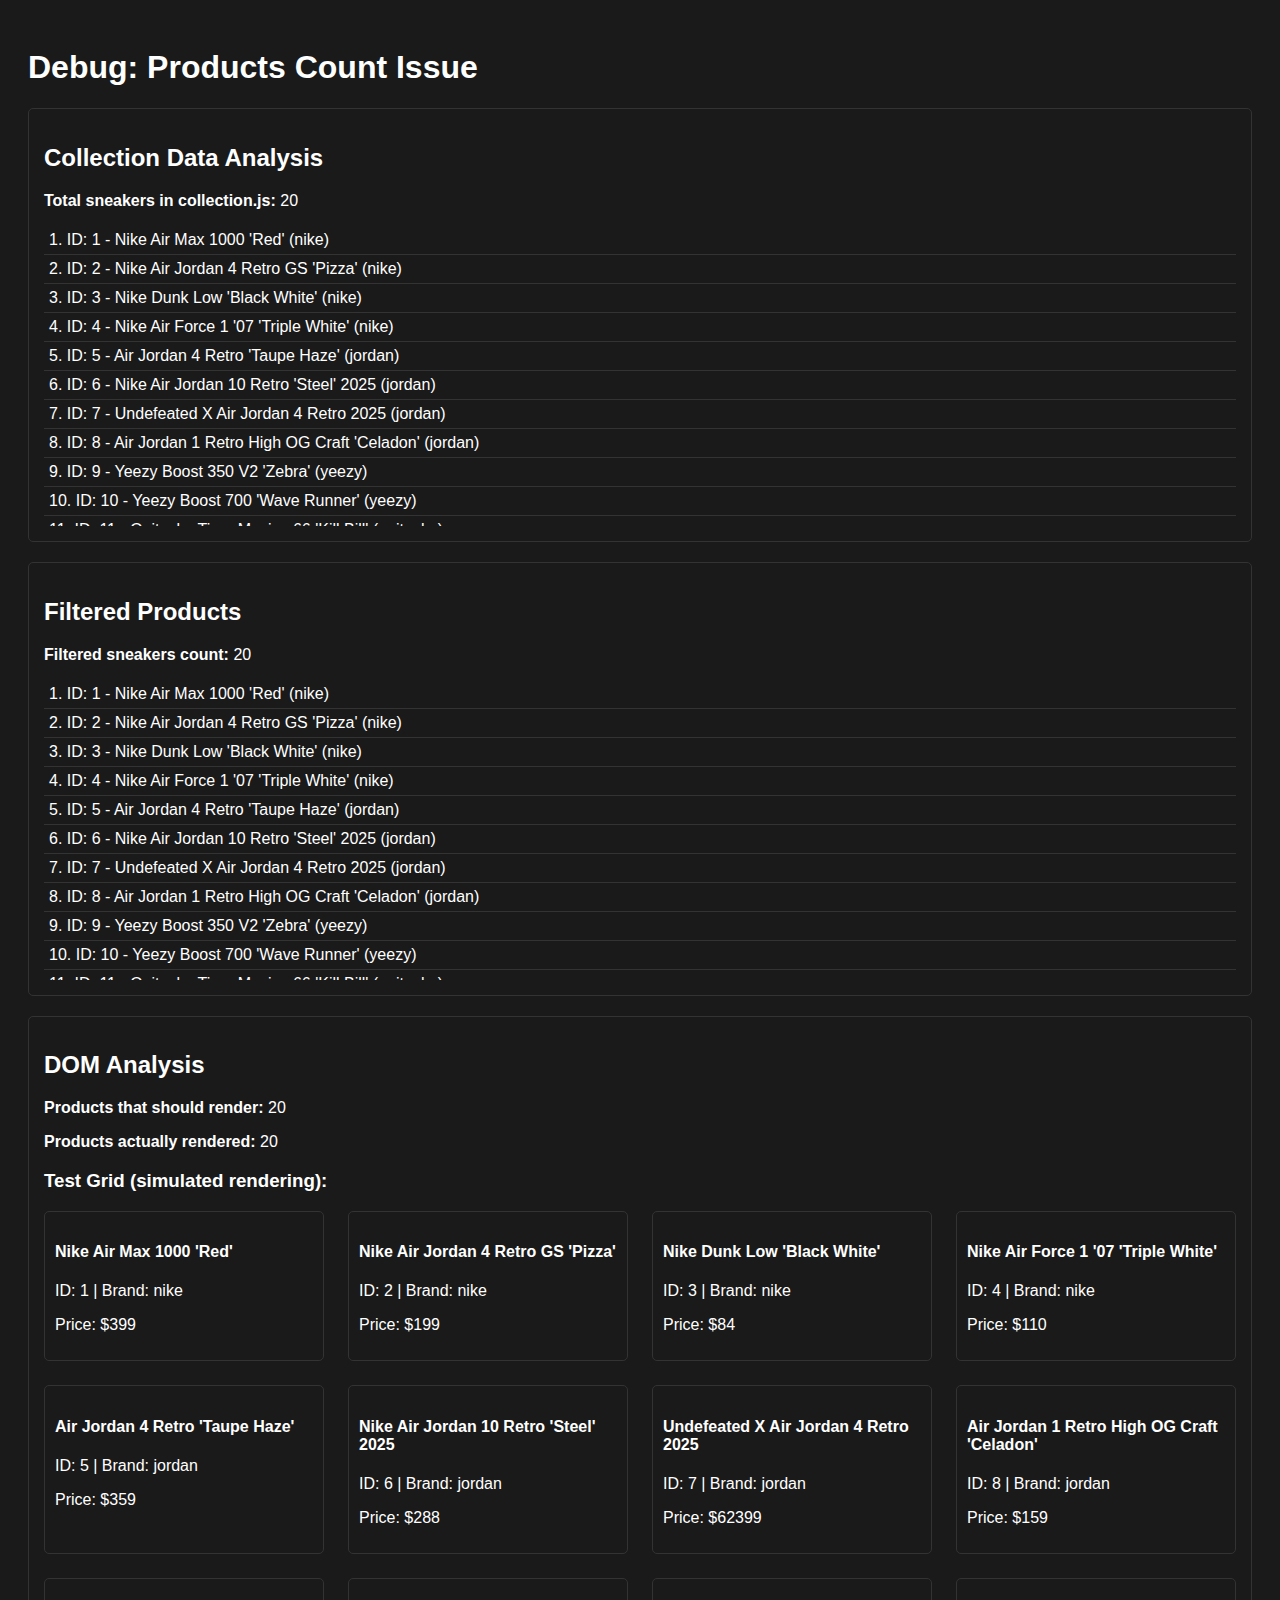
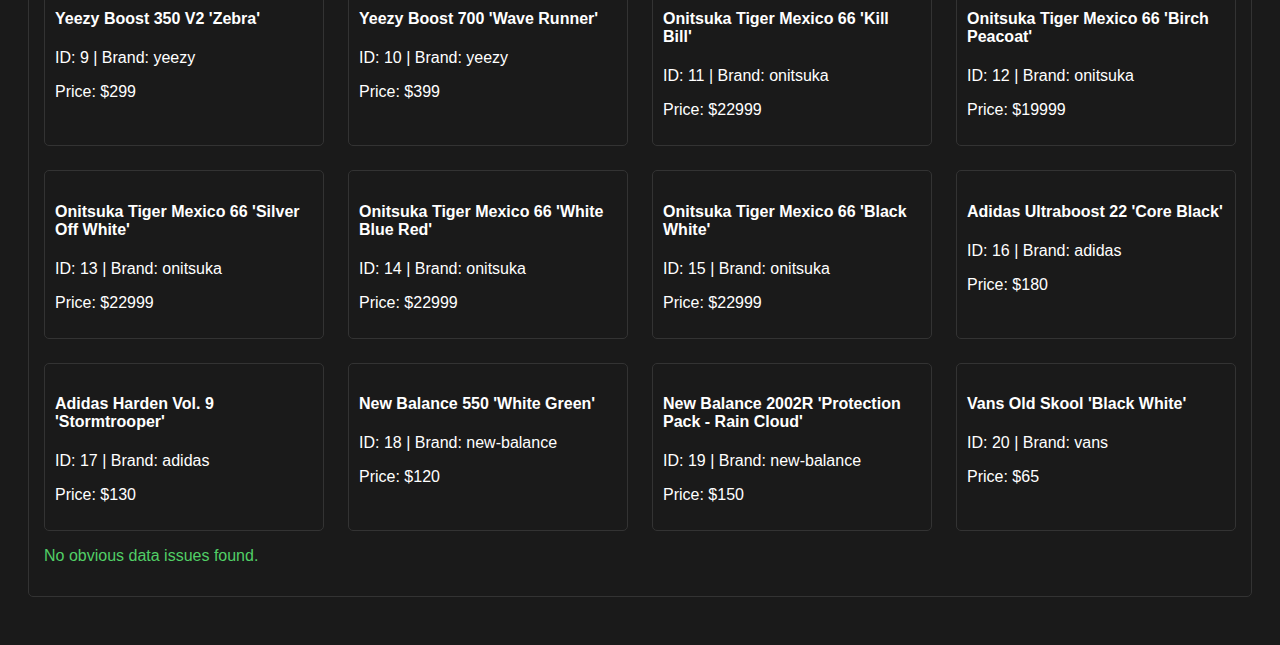
<file: debug-products.html>
<!DOCTYPE html>
<html lang="en">
<head>
    <meta charset="UTF-8">
    <meta name="viewport" content="width=device-width, initial-scale=1.0">
    <title>Debug Products Count</title>
    <style>
        body { font-family: Arial, sans-serif; padding: 20px; background: #1a1a1a; color: white; }
        .debug-section { margin: 20px 0; padding: 15px; border: 1px solid #333; border-radius: 5px; }
        .product-list { max-height: 300px; overflow-y: auto; }
        .product-item { padding: 5px; border-bottom: 1px solid #333; }
    </style>
</head>
<body>
    <h1>Debug: Products Count Issue</h1>
    
    <div class="debug-section">
        <h2>Collection Data Analysis</h2>
        <div id="collection-info"></div>
    </div>
    
    <div class="debug-section">
        <h2>Filtered Products</h2>
        <div id="filtered-info"></div>
    </div>
    
    <div class="debug-section">
        <h2>DOM Analysis</h2>
        <div id="dom-info"></div>
    </div>
    
    <script src="collection.js"></script>
    <script>
        document.addEventListener('DOMContentLoaded', function() {
            // Collection analysis
            const collectionInfo = document.getElementById('collection-info');
            const totalSneakers = products.sneakers.length;
            
            collectionInfo.innerHTML = `
                <p><strong>Total sneakers in collection.js:</strong> ${totalSneakers}</p>
                <div class="product-list">
                    ${products.sneakers.map((sneaker, index) => 
                        `<div class="product-item">${index + 1}. ID: ${sneaker.id} - ${sneaker.name} (${sneaker.brand})</div>`
                    ).join('')}
                </div>
            `;
            
            // Simulate filtering like on sneakers page
            const filteredInfo = document.getElementById('filtered-info');
            const sneakersOnly = products.sneakers.filter(p => p.category === 'sneakers');
            
            filteredInfo.innerHTML = `
                <p><strong>Filtered sneakers count:</strong> ${sneakersOnly.length}</p>
                <div class="product-list">
                    ${sneakersOnly.map((sneaker, index) => 
                        `<div class="product-item">${index + 1}. ID: ${sneaker.id} - ${sneaker.name} (${sneaker.brand})</div>`
                    ).join('')}
                </div>
            `;
            
            // DOM analysis - simulate what happens on sneakers page
            const domInfo = document.getElementById('dom-info');
            
            // Create a test grid to see rendering
            const testGrid = document.createElement('div');
            testGrid.style.display = 'grid';
            testGrid.style.gridTemplateColumns = 'repeat(auto-fill, minmax(280px, 1fr))';
            testGrid.style.gap = '1.5rem';
            
            // Simulate product card creation
            let renderedCount = 0;
            sneakersOnly.forEach(product => {
                const card = document.createElement('div');
                card.className = 'product-card';
                card.style.border = '1px solid #333';
                card.style.padding = '10px';
                card.style.borderRadius = '5px';
                card.innerHTML = `
                    <h4>${product.name}</h4>
                    <p>ID: ${product.id} | Brand: ${product.brand}</p>
                    <p>Price: $${product.price}</p>
                `;
                testGrid.appendChild(card);
                renderedCount++;
            });
            
            domInfo.innerHTML = `
                <p><strong>Products that should render:</strong> ${sneakersOnly.length}</p>
                <p><strong>Products actually rendered:</strong> ${renderedCount}</p>
                <h3>Test Grid (simulated rendering):</h3>
            `;
            domInfo.appendChild(testGrid);
            
            // Check for potential issues
            const issues = [];
            
            // Check for missing images
            const missingImages = sneakersOnly.filter(p => !p.image || p.image === '');
            if (missingImages.length > 0) {
                issues.push(`Missing images: ${missingImages.length} products`);
            }
            
            // Check for duplicate IDs
            const ids = sneakersOnly.map(p => p.id);
            const duplicateIds = ids.filter((id, index) => ids.indexOf(id) !== index);
            if (duplicateIds.length > 0) {
                issues.push(`Duplicate IDs found: ${duplicateIds.join(', ')}`);
            }
            
            // Check for invalid data
            const invalidProducts = sneakersOnly.filter(p => !p.name || !p.brand || !p.price);
            if (invalidProducts.length > 0) {
                issues.push(`Invalid product data: ${invalidProducts.length} products`);
            }
            
            if (issues.length > 0) {
                const issuesDiv = document.createElement('div');
                issuesDiv.innerHTML = `
                    <h3 style="color: #ff6b6b;">Potential Issues Found:</h3>
                    <ul>
                        ${issues.map(issue => `<li>${issue}</li>`).join('')}
                    </ul>
                `;
                domInfo.appendChild(issuesDiv);
            } else {
                const noIssuesDiv = document.createElement('div');
                noIssuesDiv.innerHTML = '<p style="color: #51cf66;">No obvious data issues found.</p>';
                domInfo.appendChild(noIssuesDiv);
            }
        });
    </script>
</body>
</html>
</file>
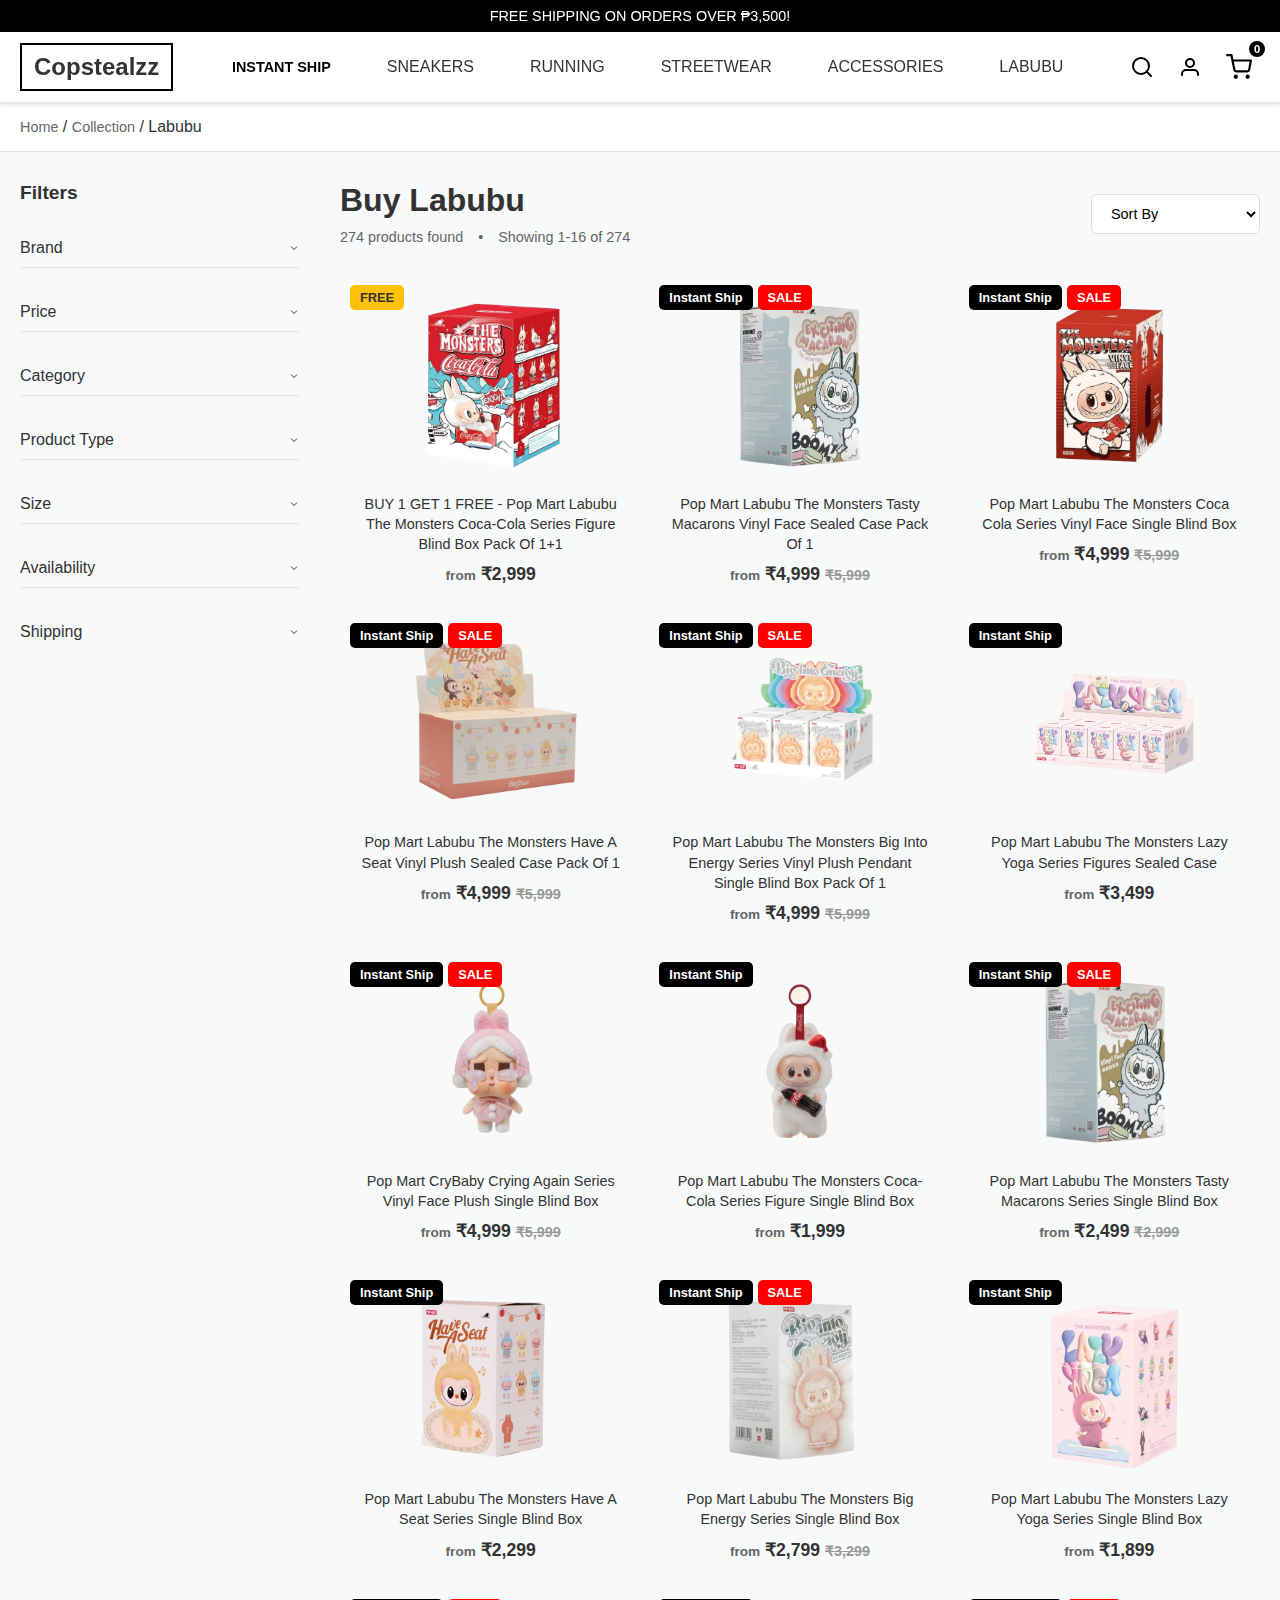
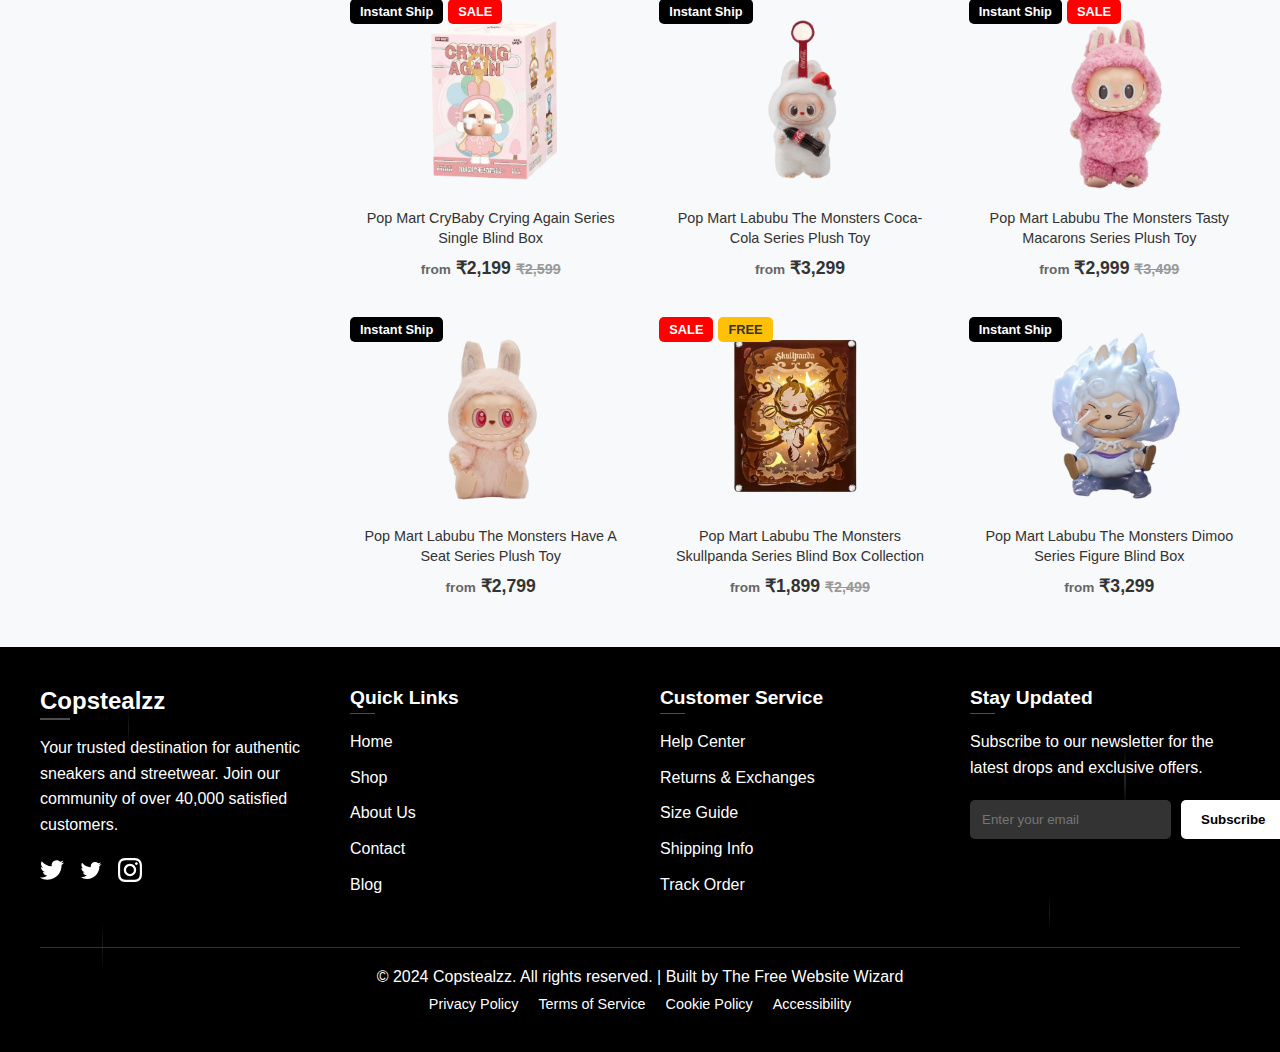
<file: labubu-collection.html>
<!DOCTYPE html>
<html lang="en">
<head>
    <meta charset="UTF-8">
    <meta name="viewport" content="width=device-width, initial-scale=1.0">
    <title>Buy Labubu - HYPE FLY India</title>
    <style>
        * {
            margin: 0;
            padding: 0;
            box-sizing: border-box;
        }
        
        body {
            font-family: -apple-system, BlinkMacSystemFont, 'Segoe UI', Roboto, sans-serif;
            background: #f8f9fa;
            color: #333;
        }
        
        /* Header Styles from index.html */
        .top-bar {
            background: black;
            color: white;
            text-align: center;
            padding: 8px 0;
            font-size: 0.9rem;
            font-weight: 500;
        }
        
        .main-header {
            background: white;
            border-bottom: 1px solid #e1e5e9;
            position: sticky;
            top: 0;
            z-index: 100;
            box-shadow: 0 2px 4px rgba(0,0,0,0.1);
        }
        
        .header-content {
            max-width: 1400px;
            margin: 0 auto;
            padding: 0 20px;
            display: flex;
            align-items: center;
            justify-content: space-between;
            height: 70px;
        }
        
        .logo-box {
            flex-shrink: 0;
            margin-right: auto;
        }
        
        .logo-main {
            font-size: 1.5rem;
            font-weight: bold;
            color: #333;
            text-decoration: none;
            border: 2px solid black;
            padding: 8px 12px;
            background: white;
            display: inline-block;
            transition: all 0.3s ease;
        }
        
        .logo-main:hover {
            background: #f8f9fa;
            transform: translateY(-1px);
        }
        
        .main-navbar {
            flex: 1;
            display: flex;
            justify-content: center;
            align-items: center;
        }
        
        .nav-list {
            display: flex;
            list-style: none;
            margin: 0;
            padding: 0;
            gap: 30px;
            align-items: center;
            justify-content: center;
        }
        
        .nav-list > li > a {
            text-decoration: none;
            color: #333;
            font-weight: 500;
            transition: all 0.3s ease;
            padding: 8px 12px;
            border-radius: 6px;
            position: relative;
            border: 1px solid transparent;
        }
        
        .nav-list > li > a:hover {
            color: #1976d2;
            background-color: #f8f9fa;
            border-color: #e1e5e9;
            transform: translateY(-1px);
        }
        
        .nav-list > li > a.nav-bold {
            font-weight: 700;
            color: #000;
            text-transform: uppercase;
            font-size: 0.9rem;
        }
        
        /* Hide HOME link on desktop */
        .nav-list > li:first-child {
            display: none;
        }
        
        .nav-list > li > a.nav-link {
            text-decoration: none;
            color: #333;
            font-weight: 500;
            transition: all 0.3s ease;
            padding: 8px 12px;
            border-radius: 6px;
            position: relative;
            border: 1px solid transparent;
        }
        
        .nav-list > li > a.nav-link:hover {
            color: #1976d2;
            background-color: #f8f9fa;
            border-color: #e1e5e9;
            transform: translateY(-1px);
        }
        
        .nav-list > li > a.nav-link.active {
            color: #1976d2;
            background-color: #e3f2fd;
            border-color: #1976d2;
            font-weight: 600;
        }
        
        .nav-list > li > a:after {
            content: '';
            position: absolute;
            bottom: 0;
            left: 50%;
            width: 0;
            height: 2px;
            background: #1976d2;
            transition: all 0.3s ease;
            transform: translateX(-50%);
        }
        
        .nav-list > li > a:hover:after,
        .nav-list > li > a.active:after {
            width: 100%;
        }
        
        .nav-link {
            text-decoration: none;
            color: #333;
            font-weight: 500;
            transition: all 0.3s ease;
            padding: 8px 12px;
            border-radius: 6px;
            position: relative;
            border: 1px solid transparent;
        }
        
        .nav-link:hover {
            color: #1976d2;
            background-color: #f8f9fa;
            border-color: #e1e5e9;
            transform: translateY(-1px);
        }
        
        .nav-link.active {
            color: #1976d2;
            background-color: #e3f2fd;
            border-color: #1976d2;
            font-weight: 600;
        }
        
        .nav-link:after {
            content: '';
            position: absolute;
            bottom: 0;
            left: 50%;
            width: 0;
            height: 2px;
            background: #1976d2;
            transition: all 0.3s ease;
            transform: translateX(-50%);
        }
        
        .nav-link:hover:after,
        .nav-link.active:after {
            width: 100%;
        }
        
        .icon-btn {
            background: none;
            border: none;
            cursor: pointer;
            padding: 8px;
            border-radius: 8px;
            transition: all 0.3s ease;
            display: flex;
            align-items: center;
            justify-content: center;
            min-width: 40px;
            min-height: 40px;
            color: #333;
        }
        
        .icon-btn:hover {
            background-color: #f3f4f6;
            transform: scale(1.05);
            box-shadow: 0 2px 4px rgba(0,0,0,0.1);
        }
        
        .header-icons {
            display: flex;
            align-items: center;
            gap: 8px;
            margin-left: auto;
            flex-shrink: 0;
        }
        
        .cart-btn {
            position: relative;
        }
        
        .cart-count {
            position: absolute;
            top: -5px;
            right: -5px;
            background: black;
            color: white;
            border-radius: 50%;
            width: 16px;
            height: 16px;
            display: flex;
            align-items: center;
            justify-content: center;
            font-size: 0.7rem;
            font-weight: bold;
        }
        
        /* Brands Dropdown Styles */
        .brands-dropdown {
            position: relative;
            display: inline-block;
        }
        
        .brands-dropdown-btn {
            display: flex;
            align-items: center;
            gap: 5px;
            background: none;
            border: none;
            cursor: pointer;
            padding: 0;
            font-family: inherit;
            font-size: inherit;
            color: inherit;
            text-decoration: none;
            font-weight: 500;
            transition: color 0.3s ease;
        }
        
        .brands-dropdown-btn:hover {
            color: #666;
        }
        
        .brands-arrow {
            transition: transform 0.3s ease;
        }
        
        .brands-dropdown.active .brands-arrow {
            transform: rotate(180deg);
        }
        
        .brands-dropdown-content {
            display: none;
            position: absolute;
            top: 100%;
            left: 0;
            background: white;
            border: 1px solid #e1e5e9;
            border-radius: 8px;
            box-shadow: 0 4px 20px rgba(0,0,0,0.15);
            min-width: 200px;
            z-index: 1000;
            padding: 8px 0;
            margin-top: 5px;
        }
        
        .brands-dropdown-content.show {
            display: block;
        }
        
        .brand-option {
            padding: 10px 15px;
            cursor: pointer;
            transition: background-color 0.3s ease;
            font-size: 0.9rem;
            color: #333;
            border: none;
            background: none;
            width: 100%;
            text-align: left;
        }
        
        .brand-option:hover {
            background-color: #f8f9fa;
        }
        
        .brand-option.selected {
            background-color: #e3f2fd;
            color: #1976d2;
        }
        
        /* Breadcrumb */
        .breadcrumb {
            background: white;
            border-bottom: 1px solid #e1e5e9;
            padding: 15px 0;
        }
        
        .breadcrumb-content {
            max-width: 1400px;
            margin: 0 auto;
            padding: 0 20px;
        }
        
        .breadcrumb a {
            color: #666;
            text-decoration: none;
            font-size: 0.9rem;
        }
        
        .breadcrumb a:hover {
            color: #333;
        }
        
        /* Main Content */
        .main-content {
            max-width: 1400px;
            margin: 0 auto;
            padding: 30px 20px;
            display: flex;
            gap: 40px;
        }
        
        /* Filters Sidebar */
        .filters-sidebar {
            width: 280px;
            flex-shrink: 0;
        }
        
        .filters-title {
            font-size: 1.2rem;
            font-weight: 600;
            margin-bottom: 25px;
            color: #333;
        }
        
        .filter-section {
            margin-bottom: 25px;
            border-bottom: 1px solid #e1e5e9;
            padding-bottom: 0hpx;
        }
        
        .filter-section:last-child {
            border-bottom: none;
        }
        
        .filter-header {
            display: flex;
            justify-content: space-between;
            align-items: center;
            cursor: pointer;
            padding: 10px 0;
            font-weight: 500;
            color: #333;
        }
        
        .filter-header:hover {
            color: #666;
        }
        
                 .filter-content {
             margin-top: 15px;
             display: none;
         }
         
         .filter-content.show {
             display: block;
         }
        
        .filter-option {
            display: flex;
            align-items: center;
            gap: 10px;
            margin-bottom: 10px;
            cursor: pointer;
        }
        
        .filter-option input[type="checkbox"] {
            width: 16px;
            height: 16px;
        }
        
        .filter-option label {
            font-size: 0.9rem;
            color: #666;
            cursor: pointer;
        }
        
        /* Product Grid */
        .products-section {
            flex: 1;
        }
        
        .products-header {
            display: flex;
            justify-content: space-between;
            align-items: center;
            margin-bottom: 30px;
        }
        
        .page-title {
            font-size: 2rem;
            font-weight: 700;
            color: #333;
        }
        
        .sort-dropdown {
            padding: 10px 15px;
            border: 1px solid #ddd;
            border-radius: 6px;
            background: white;
            font-size: 0.9rem;
            cursor: pointer;
        }
        
        .products-grid {
            display: grid;
            grid-template-columns: repeat(auto-fill, minmax(280px, 1fr));
            gap: 8px;
        }
        
        .product-card {
            background: transparent;
            border-radius: 10px;
            padding: 20px;
            text-align: center;
            position: relative;
            transition: all 0.3s ease;
            cursor: pointer;
        }
        
        .product-card:hover {
            transform: translateY(-10px);
            background: rgba(255,255,255,0.05);
        }
        
        .product-image {
            width: 180px;
            height: 180px;
            object-fit: contain;
            border-radius: 8px;
            margin-bottom: 15px;
            transition: transform 0.3s ease;
        }
        
        .product-card:hover .product-image {
            transform: scale(1.05);
        }
        
        .product-labels {
            position: absolute;
            top: 10px;
            left: 10px;
            display: flex;
            gap: 5px;
        }
        
        .label {
            padding: 5px 10px;
            border-radius: 5px;
            font-size: 0.8rem;
            font-weight: bold;
            transition: all 0.3s ease;
        }
        
        .label-instant {
            background: black;
            color: white;
        }
        
        .label-instant:hover {
            background: #333;
        }
        
        .label-sale {
            background: #ff0000;
            color: white;
        }
        
        .label-sale:hover {
            background: #cc0000;
        }
        
        .label-free {
            background: #ffc107;
            color: #333;
        }
        
        .product-info {
            /* Removed padding since it's now handled by the card itself */
        }
        
        .product-title {
            font-size: 0.9rem;
            font-weight: 500;
            margin-bottom: 10px;
            line-height: 1.4;
            transition: color 0.3s ease;
        }
        
        .product-card:hover .product-title {
            color: #666;
        }
        
        .product-price {
            font-size: 1.1rem;
            font-weight: bold;
            color: #333;
            transition: color 0.3s ease;
        }
        
        .product-card:hover .product-price {
            color: #000;
        }
        
        .current-price {
            font-weight: 600;
            color: #333;
        }
        
        .original-price {
            color: #999;
            text-decoration: line-through;
            font-size: 0.9rem;
        }
        
        .price-from {
            color: #666;
            font-size: 0.85rem;
        }

        /* Hamburger Menu Styles */
        .hamburger-menu {
            display: none;
            flex-direction: column;
            justify-content: space-around;
            width: 30px;
            height: 25px;
            background: transparent;
            border: none;
            cursor: pointer;
            padding: 0;
            z-index: 1001;
            position: relative;
            user-select: none;
            -webkit-user-select: none;
            -moz-user-select: none;
            -ms-user-select: none;
        }

        .hamburger-line {
            width: 100%;
            height: 3px;
            background-color: #333;
            transition: all 0.3s ease;
            border-radius: 2px;
        }

        .hamburger-menu.active .hamburger-line:nth-child(1) {
            transform: rotate(45deg) translate(5px, 5px);
        }

        .hamburger-menu.active .hamburger-line:nth-child(2) {
            opacity: 0;
        }

        .hamburger-menu.active .hamburger-line:nth-child(3) {
            transform: rotate(-45deg) translate(7px, -6px);
        }

        /* Mobile Navigation Styles */
        .mobile-nav {
            position: fixed;
            top: 0;
            left: -100%;
            width: 100%;
            height: 100vh;
            background: white;
            z-index: 2000;
            transition: all 0.3s ease;
            overflow-y: auto;
            visibility: hidden;
            opacity: 0;
        }

        .mobile-nav.open {
            left: 0;
            visibility: visible;
            opacity: 1;
        }

        .mobile-nav-header {
            display: flex;
            justify-content: space-between;
            align-items: center;
            padding: 20px;
            border-bottom: 1px solid #e1e5e9;
            background: white;
            position: sticky;
            top: 0;
            z-index: 2001;
        }

        .mobile-nav-title {
            font-size: 1.2rem;
            font-weight: bold;
            color: #333;
        }

        .mobile-nav-close {
            background: none;
            border: none;
            cursor: pointer;
            padding: 8px;
            display: flex;
            flex-direction: column;
            justify-content: center;
            align-items: center;
            width: 30px;
            height: 30px;
        }

        .close-line {
            width: 20px;
            height: 2px;
            background-color: #333;
            margin: 2px 0;
            transition: all 0.3s ease;
        }

        .mobile-nav-close:hover .close-line {
            background-color: #666;
        }

        .mobile-nav-menu {
            padding: 20px;
        }

        .mobile-nav-list {
            list-style: none;
            margin: 0;
            padding: 0;
        }

        .mobile-nav-list li {
            margin-bottom: 15px;
        }

        .mobile-nav-link {
            display: block;
            padding: 15px;
            text-decoration: none;
            color: #333;
            font-size: 1.1rem;
            font-weight: 500;
            border-radius: 8px;
            transition: all 0.3s ease;
            background: #f8f9fa;
            border: 1px solid transparent;
        }

        .mobile-nav-link:hover {
            background: #e3f2fd;
            color: #1976d2;
            border-color: #1976d2;
            transform: translateX(5px);
        }

        .mobile-nav-overlay {
            position: fixed;
            top: 0;
            left: 0;
            width: 100%;
            height: 100%;
            background: rgba(0, 0, 0, 0.5);
            z-index: 1999;
            opacity: 0;
            visibility: hidden;
            transition: all 0.3s ease;
        }

        .mobile-nav-overlay.active {
            opacity: 1;
            visibility: visible;
        }

        /* Mobile Responsiveness */
        @media (max-width: 768px) {
            /* Header adjustments */
            .header-content {
                padding: 0 15px;
                height: 60px;
                justify-content: space-between;
                align-items: center;
                background: white;
                border-bottom: 1px solid #e1e5e9;
            }
            
            .logo-box {
                font-size: 1.2rem;
                min-width: 90px;
                padding: 6px 8px;
                flex-shrink: 0;
            }
            
            .logo-main {
                font-size: 1.2rem;
                font-weight: bold;
                color: #333;
                text-decoration: none;
                border: 2px solid black;
                padding: 6px 10px;
                background: white;
                display: inline-block;
                transition: all 0.3s ease;
            }
            
            .logo-main:hover {
                background: #f8f9fa;
                transform: translateY(-1px);
            }
            
            /* Ensure hamburger menu is always visible on mobile */
            .hamburger-menu {
                display: flex !important;
                margin-left: auto;
                margin-right: 12px;
                width: 30px;
                height: 25px;
            }
            
            .hamburger-line {
                width: 100%;
                height: 3px;
                background-color: #000;
                border-radius: 2px;
                transition: all 0.3s ease;
            }
            
            /* Hide desktop navigation on mobile */
            .main-navbar {
                display: none;
            }
            
            .header-icons {
                margin-left: auto;
                flex-shrink: 0;
                display: flex;
                align-items: center;
                gap: 8px;
            }
            
            .icon-btn {
                padding: 6px;
                width: 32px;
                height: 32px;
                min-width: 32px;
                min-height: 32px;
                color: #333;
            }
            
            .icon-btn:hover {
                background-color: #f3f4f6;
                transform: scale(1.05);
                box-shadow: 0 2px 4px rgba(0,0,0,0.1);
            }
            
            .cart-count {
                position: absolute;
                top: -2px;
                right: -2px;
                background: #000;
                color: white;
                border-radius: 50%;
                width: 18px;
                height: 18px;
                display: flex;
                align-items: center;
                justify-content: center;
                font-size: 0.7rem;
                font-weight: 600;
                border: 1px solid white;
            }
            
            /* Breadcrumb adjustments */
            .breadcrumb-content {
                padding: 0 15px;
            }
            
            /* Main content layout */
            .main-content {
                flex-direction: column;
                gap: 20px;
                padding: 20px 15px;
            }
            
            /* Filters sidebar */
            .filters-sidebar {
                width: 100%;
                order: 2; /* Move filters below products on mobile */
            }
            
            .filters-title {
                font-size: 1.1rem;
                margin-bottom: 20px;
            }
            
            /* Products grid */
            .products-grid {
                grid-template-columns: repeat(3, 1fr);
                gap: 10px;
                order: 1; /* Move products above filters on mobile */
            }
            
            .product-card {
                padding: 15px 10px;
            }
            
            .product-image {
                width: 120px;
                height: 120px;
                margin-bottom: 10px;
            }
            
            .product-title {
                font-size: 0.8rem;
                margin-bottom: 8px;
            }
            
            .product-price {
                font-size: 1rem;
            }
            
            .original-price {
                font-size: 0.8rem;
            }
            
            .price-from {
                font-size: 0.75rem;
            }
            
            /* Labels */
            .label {
                padding: 3px 8px;
                font-size: 0.7rem;
            }
            
            /* Footer adjustments */
            footer {
                padding: 30px 15px;
            }
            
            .footer-content {
                grid-template-columns: 1fr;
                gap: 30px;
            }
            
            .footer-section h3 {
                font-size: 1.1rem;
            }
            
            .footer-section p {
                font-size: 0.9rem;
            }
            
            /* Search modal adjustments */
            .search-content {
                width: 95%;
                max-width: 400px;
            }
            
            .search-content > div {
                padding: 30px 20px;
            }
            
            .search-input {
                padding: 14px 45px 14px 15px;
                font-size: 0.9rem;
            }
        }

        @media (max-width: 480px) {
            /* Extra small screens */
            .header-content {
                height: 55px;
            }
            
            .logo {
                font-size: 1.1rem;
            }
            
            .products-grid {
                grid-template-columns: repeat(2, 1fr);
                gap: 8px;
            }
            
            .product-card {
                padding: 10px 8px;
            }
            
            .product-image {
                width: 100px;
                height: 100px;
            }
            
            .product-title {
                font-size: 0.75rem;
                line-height: 1.3;
            }
            
            .product-price {
                font-size: 0.9rem;
            }
            
            .label {
                padding: 2px 6px;
                font-size: 0.65rem;
            }
            
            /* Footer links */
            .footer-bottom a {
                font-size: 0.8rem;
            }
        }
    </style>
</head>
<body>
    <!-- Header -->
    <header class="main-header">
        <div class="top-bar">
            FREE SHIPPING ON ORDERS OVER ₱3,500!
        </div>
        <div class="header-content">
            <div class="logo-box">
                <a href="index.html" class="logo-main">Copstealzz</a>
            </div>
            
            <!-- Hamburger Menu Button -->
            <button class="hamburger-menu" id="hamburgerMenu" aria-label="Toggle mobile menu">
                <span class="hamburger-line"></span>
                <span class="hamburger-line"></span>
                <span class="hamburger-line"></span>
            </button>
            
            <!-- Mobile Navigation Menu -->
            <div class="mobile-nav" id="mobileNav">
                <div class="mobile-nav-header">
                    <span class="mobile-nav-title">Copstealzz</span>
                    <button class="mobile-nav-close" id="mobileNavClose" aria-label="Close mobile menu">
                        <span class="close-line"></span>
                        <span class="close-line"></span>
                    </button>
                </div>
                <nav class="mobile-nav-menu">
                    <ul class="mobile-nav-list">
                        <li><a href="index.html" class="mobile-nav-link">Copstealzz</a></li>
                        <li><a href="sneakers-collection.html" class="mobile-nav-link">Sneakers</a></li>
                        <li><a href="running-collection.html" class="mobile-nav-link">Running</a></li>
                        <li><a href="streetwear-collection.html" class="mobile-nav-link">Streetwear</a></li>
                        <li><a href="accessories-collection.html" class="mobile-nav-link">Accessories</a></li>
                        <li><a href="labubu-collection.html" class="mobile-nav-link">Labubu</a></li>
                    </ul>
                </nav>
            </div>
            
            <nav class="main-navbar">
                <ul class="nav-list">
                    <li><a href="index.html" class="nav-bold">HOME (Copstealzz)</a></li>
                    <li><a href="#" class="nav-bold">INSTANT SHIP</a></li>
                    <li>
                        <a href="sneakers-collection.html" class="nav-link">SNEAKERS</a>
                    </li>
                    <li>
                        <a href="running-collection.html" class="nav-link">RUNNING</a>
                    </li>
                    <li>
                        <a href="streetwear-collection.html" class="nav-link">STREETWEAR</a>
                    </li>
                    <li>
                        <a href="accessories-collection.html" class="nav-link">ACCESSORIES</a>
                    </li>
                    <li><a href="labubu-collection.html" class="nav-link">LABUBU</a></li>
                </ul>
            </nav>
            <div class="header-icons">
                <button class="icon-btn search-btn" aria-label="Search" onclick="toggleSearchModal()">
                    <svg class="icon icon-header" width="24" height="24" fill="none" stroke="black" stroke-width="2" stroke-linecap="round" stroke-linejoin="round" viewBox="0 0 24 24"><circle cx="11" cy="11" r="8"/><line x1="21" y1="21" x2="16.65" y2="16.65"/></svg>
                </button>
                <button class="icon-btn user-btn" aria-label="User" onclick="toggleLoginModal()">
                    <svg class="icon icon-header" width="24" height="24" fill="none" stroke="black" stroke-width="2" stroke-linecap="round" stroke-linejoin="round" viewBox="0 0 24 24"><circle cx="12" cy="8" r="4"/><path d="M4 20v-1a4 4 0 0 1 4-4h8a4 4 0 0 1 4 4v1"/></svg>
                </button>
                <button class="icon-btn cart-btn" aria-label="Cart" onclick="toggleCart()">
                    <svg class="icon icon-header" width="26" height="26" fill="none" stroke="black" stroke-width="2" stroke-linecap="round" stroke-linejoin="round" viewBox="0 0 24 24"><circle cx="9" cy="21" r="1"/><circle cx="20" cy="21" r="1"/><path d="M1 1h4l2.68 13.39a2 2 0 0 0 2 1.61h9.72a2 2 0 0 0 2-1.61L23 6H6"/></svg>
                    <span class="cart-count" id="cartCount">0</span>
                </button>
            </div>
        </div>
    </header>

    <!-- Breadcrumb -->
    <div class="breadcrumb">
        <div class="breadcrumb-content">
            <a href="index.html">Home</a> / 
            <a href="#">Collection</a> / 
            <span style="color: #333;">Labubu</span>
        </div>
    </div>



    <!-- Main Content -->
    <div class="main-content">
        <!-- Filters Sidebar -->
        <aside class="filters-sidebar">
            <h2 class="filters-title">Filters</h2>
            
                         <div class="filter-section">
                 <div class="filter-header">
                     <span>Brand</span>
                     <svg width="12" height="12" fill="none" stroke="currentColor" stroke-width="2" viewBox="0 0 24 24">
                         <polyline points="6,9 12,15 18,9"/>
                     </svg>
                 </div>
                 <div class="filter-content">
                     <div class="filter-option">
                         <input type="checkbox" id="labubu" checked>
                         <label for="labubu">Labubu (274)</label>
                     </div>
                     <div class="filter-option">
                         <input type="checkbox" id="skullpanda">
                         <label for="skullpanda">Skullpanda (156)</label>
                     </div>
                     <div class="filter-option">
                         <input type="checkbox" id="dimoo">
                         <label for="dimoo">Dimoo (89)</label>
                     </div>
                     <div class="filter-option">
                         <input type="checkbox" id="pucky">
                         <label for="pucky">Pucky (67)</label>
                     </div>
                     <div class="filter-option">
                         <input type="checkbox" id="molly">
                         <label for="molly">Molly (45)</label>
                     </div>
                 </div>
             </div>
            
                         <div class="filter-section">
                 <div class="filter-header">
                     <span>Price</span>
                     <svg width="12" height="12" fill="none" stroke="currentColor" stroke-width="2" viewBox="0 0 24 24">
                         <polyline points="6,9 12,15 18,9"/>
                     </svg>
                 </div>
                 <div class="filter-content">
                     <div class="filter-option">
                         <input type="checkbox" id="price1">
                         <label for="price1">Under ₱1,000 (15)</label>
                     </div>
                     <div class="filter-option">
                         <input type="checkbox" id="price2">
                         <label for="price2">₱1,000 - ₱3,000 (89)</label>
                     </div>
                     <div class="filter-option">
                         <input type="checkbox" id="price3" checked>
                         <label for="price3">₱3,000 - ₱5,000 (156)</label>
                     </div>
                     <div class="filter-option">
                         <input type="checkbox" id="price4">
                         <label for="price4">₱5,000 - ₱10,000 (12)</label>
                     </div>
                     <div class="filter-option">
                         <input type="checkbox" id="price5">
                         <label for="price5">Over ₱10,000 (2)</label>
                     </div>
                 </div>
             </div>
             
             <div class="filter-section">
                 <div class="filter-header">
                     <span>Category</span>
                     <svg width="12" height="12" fill="none" stroke="currentColor" stroke-width="2" viewBox="0 0 24 24">
                         <polyline points="6,9 12,15 18,9"/>
                     </svg>
                 </div>
                 <div class="filter-content">
                     <div class="filter-option">
                         <input type="checkbox" id="cat1" checked>
                         <label for="cat1">Figures (189)</label>
                     </div>
                     <div class="filter-option">
                         <input type="checkbox" id="cat2">
                         <label for="cat2">Plush (45)</label>
                     </div>
                     <div class="filter-option">
                         <input type="checkbox" id="cat3">
                         <label for="cat3">Vinyl (32)</label>
                     </div>
                     <div class="filter-option">
                         <input type="checkbox" id="cat4">
                         <label for="cat4">Blind Boxes (8)</label>
                     </div>
                     <div class="filter-option">
                         <input type="checkbox" id="cat5">
                         <label for="cat5">Keychains (23)</label>
                     </div>
                     <div class="filter-option">
                         <input type="checkbox" id="cat6">
                         <label for="cat6">Pendants (15)</label>
                     </div>
                     <div class="filter-option">
                         <input type="checkbox" id="cat7">
                         <label for="cat7">Accessories (12)</label>
                     </div>
                 </div>
             </div>
             
             <div class="filter-section">
                 <div class="filter-header">
                     <span>Product Type</span>
                     <svg width="12" height="12" fill="none" stroke="currentColor" stroke-width="2" viewBox="0 0 24 24">
                         <polyline points="6,9 12,15 18,9"/>
                     </svg>
                 </div>
                 <div class="filter-content">
                     <div class="filter-option">
                         <input type="checkbox" id="type1" checked>
                         <label for="type1">Coca-Cola Series (67)</label>
                     </div>
                     <div class="filter-option">
                         <input type="checkbox" id="type2">
                         <label for="type2">Macaron Series (34)</label>
                     </div>
                     <div class="filter-option">
                         <input type="checkbox" id="type3">
                         <label for="type3">Have A Seat Series (28)</label>
                     </div>
                     <div class="filter-option">
                         <input type="checkbox" id="type4">
                         <label for="type4">Big Energy Series (45)</label>
                     </div>
                     <div class="filter-option">
                         <input type="checkbox" id="type5">
                         <label for="type5">Lazy Yoga Series (52)</label>
                     </div>
                     <div class="filter-option">
                         <input type="checkbox" id="type6">
                         <label for="type6">Crying Again Series (48)</label>
                     </div>
                     <div class="filter-option">
                         <input type="checkbox" id="type7">
                         <label for="type7">Space Series (34)</label>
                     </div>
                     <div class="filter-option">
                         <input type="checkbox" id="type8">
                         <label for="type8">Forest Series (28)</label>
                     </div>
                     <div class="filter-option">
                         <input type="checkbox" id="type9">
                         <label for="type9">Ocean Series (22)</label>
                     </div>
                     <div class="filter-option">
                         <input type="checkbox" id="type10">
                         <label for="type10">City Series (18)</label>
                     </div>
                 </div>
             </div>
             
             <div class="filter-section">
                 <div class="filter-header">
                     <span>Size</span>
                     <svg width="12" height="12" fill="none" stroke="currentColor" stroke-width="2" viewBox="0 0 24 24">
                         <polyline points="6,9 12,15 18,9"/>
                     </svg>
                 </div>
                 <div class="filter-content">
                     <div class="filter-option">
                         <input type="checkbox" id="size1">
                         <label for="size1">Small (3-5cm) (89)</label>
                     </div>
                     <div class="filter-option">
                         <input type="checkbox" id="size2" checked>
                         <label for="size2">Medium (5-8cm) (156)</label>
                     </div>
                     <div class="filter-option">
                         <input type="checkbox" id="size3">
                         <label for="size3">Large (8-12cm) (29)</label>
                     </div>
                 </div>
             </div>
             
             <div class="filter-section">
                 <div class="filter-header">
                     <span>Availability</span>
                     <svg width="12" height="12" fill="none" stroke="currentColor" stroke-width="2" viewBox="0 0 24 24">
                         <polyline points="6,9 12,15 18,9"/>
                     </svg>
                 </div>
                 <div class="filter-content">
                     <div class="filter-option">
                         <input type="checkbox" id="avail1" checked>
                         <label for="avail1">In Stock (234)</label>
                     </div>
                     <div class="filter-option">
                         <input type="checkbox" id="avail2">
                         <label for="avail2">Pre-order (28)</label>
                     </div>
                     <div class="filter-option">
                         <input type="checkbox" id="avail3">
                         <label for="avail3">Coming Soon (12)</label>
                     </div>
                 </div>
             </div>
             
             <div class="filter-section">
                 <div class="filter-header">
                     <span>Shipping</span>
                     <svg width="12" height="12" fill="none" stroke="currentColor" stroke-width="2" viewBox="0 0 24 24">
                         <polyline points="6,9 12,15 18,9"/>
                     </svg>
                 </div>
                 <div class="filter-content">
                     <div class="filter-option">
                         <input type="checkbox" id="ship1" checked>
                         <label for="ship1">Instant Ship (189)</label>
                     </div>
                     <div class="filter-option">
                         <input type="checkbox" id="ship2">
                         <label for="ship2">Free Shipping (156)</label>
                     </div>
                     <div class="filter-option">
                         <input type="checkbox" id="ship3">
                         <label for="ship3">Express Delivery (45)</label>
                     </div>
                 </div>
             </div>
        </aside>

        <!-- Products Section -->
        <main class="products-section">
            <div class="products-header">
                <div style="display: flex; flex-direction: column; gap: 10px;">
                    <h1 class="page-title">Buy Labubu</h1>
                    <div style="display: flex; align-items: center; gap: 15px; font-size: 0.9rem; color: #666;">
                        <span>274 products found</span>
                        <span>•</span>
                        <span>Showing 1-16 of 274</span>
                    </div>
                </div>
                <select class="sort-dropdown">
                    <option>Sort By</option>
                    <option>Price: Low to High</option>
                    <option>Price: High to Low</option>
                    <option>Newest First</option>
                    <option>Most Popular</option>
                    <option>Best Rated</option>
                </select>
            </div>

            <div class="products-grid">
                <!-- Product 1 -->
                <div class="product-card" onmouseover="this.style.transform='translateY(-10px)'; this.style.background='rgba(255,255,255,0.05)'" onmouseout="this.style.transform='translateY(0)'; this.style.background='transparent'">
                    <div class="product-labels">
                        <span class="label label-free" onmouseover="this.style.background='#e6b800'" onmouseout="this.style.background='#ffc107'">FREE</span>
                    </div>
                    <img src="images/labubu-coca-cola.jpg" alt="Labubu Coca-Cola" class="product-image" onmouseover="this.style.transform='scale(1.05)'" onmouseout="this.style.transform='scale(1)'">
                    <div class="product-info">
                        <h3 class="product-title" onmouseover="this.style.color='#666'" onmouseout="this.style.color='inherit'">BUY 1 GET 1 FREE - Pop Mart Labubu The Monsters Coca-Cola Series Figure Blind Box Pack Of 1+1</h3>
                        <div class="product-price" onmouseover="this.style.color='#000'" onmouseout="this.style.color='#333'">
                            <span class="price-from">from</span>
                            <span class="current-price">₹2,999</span>
                        </div>
                    </div>
                </div>

                <!-- Product 2 -->
                <div class="product-card" onmouseover="this.style.transform='translateY(-10px)'; this.style.background='rgba(255,255,255,0.05)'" onmouseout="this.style.transform='translateY(0)'; this.style.background='transparent'">
                    <div class="product-labels">
                        <span class="label label-instant" onmouseover="this.style.background='#333'" onmouseout="this.style.background='black'">Instant Ship</span>
                        <span class="label label-sale" onmouseover="this.style.background='#cc0000'" onmouseout="this.style.background='#ff0000'">SALE</span>
                    </div>
                    <img src="images/labubu-macaron.jpg" alt="Labubu Macaron" class="product-image" onmouseover="this.style.transform='scale(1.05)'" onmouseout="this.style.transform='scale(1)'">
                    <div class="product-info">
                        <h3 class="product-title" onmouseover="this.style.color='#666'" onmouseout="this.style.color='inherit'">Pop Mart Labubu The Monsters Tasty Macarons Vinyl Face Sealed Case Pack Of 1</h3>
                        <div class="product-price" onmouseover="this.style.color='#000'" onmouseout="this.style.color='#333'">
                            <span class="price-from">from</span>
                            <span class="current-price">₹4,999</span>
                            <span class="original-price">₹5,999</span>
                        </div>
                    </div>
                </div>

                <!-- Product 3 -->
                <div class="product-card" onmouseover="this.style.transform='translateY(-10px)'; this.style.background='rgba(255,255,255,0.05)'" onmouseout="this.style.transform='translateY(0)'; this.style.background='transparent'">
                    <div class="product-labels">
                        <span class="label label-instant" onmouseover="this.style.background='#333'" onmouseout="this.style.background='black'">Instant Ship</span>
                        <span class="label label-sale" onmouseover="this.style.background='#cc0000'" onmouseout="this.style.background='#ff0000'">SALE</span>
                    </div>
                    <img src="images/labubu-coca-cola-single.jpg" alt="Labubu Coca-Cola Single" class="product-image" onmouseover="this.style.transform='scale(1.05)'" onmouseout="this.style.transform='scale(1)'">
                    <div class="product-info">
                        <h3 class="product-title" onmouseover="this.style.color='#666'" onmouseout="this.style.color='inherit'">Pop Mart Labubu The Monsters Coca Cola Series Vinyl Face Single Blind Box</h3>
                        <div class="product-price" onmouseover="this.style.color='#000'" onmouseout="this.style.color='#333'">
                            <span class="price-from">from</span>
                            <span class="current-price">₹4,999</span>
                            <span class="original-price">₹5,999</span>
                        </div>
                    </div>
                </div>

                <!-- Product 4 -->
                <div class="product-card" onmouseover="this.style.transform='translateY(-10px)'; this.style.background='rgba(255,255,255,0.05)'" onmouseout="this.style.transform='translateY(0)'; this.style.background='transparent'">
                    <div class="product-labels">
                        <span class="label label-instant" onmouseover="this.style.background='#333'" onmouseout="this.style.background='black'">Instant Ship</span>
                        <span class="label label-sale" onmouseover="this.style.background='#cc0000'" onmouseout="this.style.background='#ff0000'">SALE</span>
                    </div>
                    <img src="images/labubu-have-a-seat.jpg" alt="Labubu Have A Seat" class="product-image" onmouseover="this.style.transform='scale(1.05)'" onmouseout="this.style.transform='scale(1)'">
                    <div class="product-info">
                        <h3 class="product-title" onmouseover="this.style.color='#666'" onmouseout="this.style.color='inherit'">Pop Mart Labubu The Monsters Have A Seat Vinyl Plush Sealed Case Pack Of 1</h3>
                        <div class="product-price" onmouseover="this.style.color='#000'" onmouseout="this.style.color='#333'">
                            <span class="price-from">from</span>
                            <span class="current-price">₹4,999</span>
                            <span class="original-price">₹5,999</span>
                        </div>
                    </div>
                </div>

                <!-- Product 5 -->
                <div class="product-card" onmouseover="this.style.transform='translateY(-10px)'; this.style.background='rgba(255,255,255,0.05)'" onmouseout="this.style.transform='translateY(0)'; this.style.background='transparent'">
                    <div class="product-labels">
                        <span class="label label-instant" onmouseover="this.style.background='#333'" onmouseout="this.style.background='black'">Instant Ship</span>
                        <span class="label label-sale" onmouseover="this.style.background='#cc0000'" onmouseout="this.style.background='#ff0000'">SALE</span>
                    </div>
                    <img src="images/labubu-big-energy.jpg" alt="Labubu Big Energy" class="product-image" onmouseover="this.style.transform='scale(1.05)'" onmouseout="this.style.transform='scale(1)'">
                    <div class="product-info">
                        <h3 class="product-title" onmouseover="this.style.color='#666'" onmouseout="this.style.color='inherit'">Pop Mart Labubu The Monsters Big Into Energy Series Vinyl Plush Pendant Single Blind Box Pack Of 1</h3>
                        <div class="product-price" onmouseover="this.style.color='#000'" onmouseout="this.style.color='#333'">
                            <span class="price-from">from</span>
                            <span class="current-price">₹4,999</span>
                            <span class="original-price">₹5,999</span>
                        </div>
                    </div>
                </div>

                <!-- Product 6 -->
                <div class="product-card" onmouseover="this.style.transform='translateY(-10px)'; this.style.background='rgba(255,255,255,0.05)'" onmouseout="this.style.transform='translateY(0)'; this.style.background='transparent'">
                    <div class="product-labels">
                        <span class="label label-instant" onmouseover="this.style.background='#333'" onmouseout="this.style.background='black'">Instant Ship</span>
                    </div>
                    <img src="images/labubu-lazy-yoga.jpg" alt="Labubu Lazy Yoga" class="product-image" onmouseover="this.style.transform='scale(1.05)'" onmouseout="this.style.transform='scale(1)'">
                    <div class="product-info">
                        <h3 class="product-title" onmouseover="this.style.color='#666'" onmouseout="this.style.color='inherit'">Pop Mart Labubu The Monsters Lazy Yoga Series Figures Sealed Case</h3>
                        <div class="product-price" onmouseover="this.style.color='#000'" onmouseout="this.style.color='#333'">
                            <span class="price-from">from</span>
                            <span class="current-price">₹3,499</span>
                        </div>
                    </div>
                </div>

                <!-- Product 7 -->
                <div class="product-card" onmouseover="this.style.transform='translateY(-10px)'; this.style.background='rgba(255,255,255,0.05)'" onmouseout="this.style.transform='translateY(0)'; this.style.background='transparent'">
                    <div class="product-labels">
                        <span class="label label-instant" onmouseover="this.style.background='#333'" onmouseout="this.style.background='black'">Instant Ship</span>
                        <span class="label label-sale" onmouseover="this.style.background='#cc0000'" onmouseout="this.style.background='#ff0000'">SALE</span>
                    </div>
                    <img src="images/labubu-crying-again.jpg" alt="Labubu Crying Again" class="product-image" onmouseover="this.style.transform='scale(1.05)'" onmouseout="this.style.transform='scale(1)'">
                    <div class="product-info">
                        <h3 class="product-title" onmouseover="this.style.color='#666'" onmouseout="this.style.color='inherit'">Pop Mart CryBaby Crying Again Series Vinyl Face Plush Single Blind Box</h3>
                        <div class="product-price" onmouseover="this.style.color='#000'" onmouseout="this.style.color='#333'">
                            <span class="price-from">from</span>
                            <span class="current-price">₹4,999</span>
                            <span class="original-price">₹5,999</span>
                        </div>
                    </div>
                </div>

                <!-- Product 8 -->
                <div class="product-card" onmouseover="this.style.transform='translateY(-10px)'; this.style.background='rgba(255,255,255,0.05)'" onmouseout="this.style.transform='translateY(0)'; this.style.background='transparent'">
                    <div class="product-labels">
                        <span class="label label-instant" onmouseover="this.style.background='#333'" onmouseout="this.style.background='black'">Instant Ship</span>
                    </div>
                    <img src="images/labubu-coca-cola-single-2.jpg" alt="Labubu Coca-Cola Single" class="product-image" onmouseover="this.style.transform='scale(1.05)'" onmouseout="this.style.transform='scale(1)'">
                    <div class="product-info">
                        <h3 class="product-title" onmouseover="this.style.color='#666'" onmouseout="this.style.color='inherit'">Pop Mart Labubu The Monsters Coca-Cola Series Figure Single Blind Box</h3>
                        <div class="product-price" onmouseover="this.style.color='#000'" onmouseout="this.style.color='#333'">
                            <span class="price-from">from</span>
                            <span class="current-price">₹1,999</span>
                        </div>
                    </div>
                </div>

                <!-- Product 9 -->
                <div class="product-card" onmouseover="this.style.transform='translateY(-10px)'; this.style.background='rgba(255,255,255,0.05)'" onmouseout="this.style.transform='translateY(0)'; this.style.background='transparent'">
                    <div class="product-labels">
                        <span class="label label-instant" onmouseover="this.style.background='#333'" onmouseout="this.style.background='black'">Instant Ship</span>
                        <span class="label label-sale" onmouseover="this.style.background='#cc0000'" onmouseout="this.style.background='#ff0000'">SALE</span>
                    </div>
                    <img src="images/labubu-macaron-single.jpg" alt="Labubu Macaron Single" class="product-image" onmouseover="this.style.transform='scale(1.05)'" onmouseout="this.style.transform='scale(1)'">
                    <div class="product-info">
                        <h3 class="product-title" onmouseover="this.style.color='#666'" onmouseout="this.style.color='inherit'">Pop Mart Labubu The Monsters Tasty Macarons Series Single Blind Box</h3>
                        <div class="product-price" onmouseover="this.style.color='#000'" onmouseout="this.style.color='#333'">
                            <span class="price-from">from</span>
                            <span class="current-price">₹2,499</span>
                            <span class="original-price">₹2,999</span>
                        </div>
                    </div>
                </div>

                <!-- Product 10 -->
                <div class="product-card" onmouseover="this.style.transform='translateY(-10px)'; this.style.background='rgba(255,255,255,0.05)'" onmouseout="this.style.transform='translateY(0)'; this.style.background='transparent'">
                    <div class="product-labels">
                        <span class="label label-instant" onmouseover="this.style.background='#333'" onmouseout="this.style.background='black'">Instant Ship</span>
                    </div>
                    <img src="images/labubu-have-a-seat-single.jpg" alt="Labubu Have A Seat Single" class="product-image" onmouseover="this.style.transform='scale(1.05)'" onmouseout="this.style.transform='scale(1)'">
                    <div class="product-info">
                        <h3 class="product-title" onmouseover="this.style.color='#666'" onmouseout="this.style.color='inherit'">Pop Mart Labubu The Monsters Have A Seat Series Single Blind Box</h3>
                        <div class="product-price" onmouseover="this.style.color='#000'" onmouseout="this.style.color='#333'">
                            <span class="price-from">from</span>
                            <span class="current-price">₹2,299</span>
                        </div>
                    </div>
                </div>

                <!-- Product 11 -->
                <div class="product-card" onmouseover="this.style.transform='translateY(-10px)'; this.style.background='rgba(255,255,255,0.05)'" onmouseout="this.style.transform='translateY(0)'; this.style.background='transparent'">
                    <div class="product-labels">
                        <span class="label label-instant" onmouseover="this.style.background='#333'" onmouseout="this.style.background='black'">Instant Ship</span>
                        <span class="label label-sale" onmouseover="this.style.background='#cc0000'" onmouseout="this.style.background='#ff0000'">SALE</span>
                    </div>
                    <img src="images/labubu-big-energy-single.jpg" alt="Labubu Big Energy Single" class="product-image" onmouseover="this.style.transform='scale(1.05)'" onmouseout="this.style.transform='scale(1)'">
                    <div class="product-info">
                        <h3 class="product-title" onmouseover="this.style.color='#666'" onmouseout="this.style.color='inherit'">Pop Mart Labubu The Monsters Big Energy Series Single Blind Box</h3>
                        <div class="product-price" onmouseover="this.style.color='#000'" onmouseout="this.style.color='#333'">
                            <span class="price-from">from</span>
                            <span class="current-price">₹2,799</span>
                            <span class="original-price">₹3,299</span>
                        </div>
                    </div>
                </div>

                <!-- Product 12 -->
                <div class="product-card" onmouseover="this.style.transform='translateY(-10px)'; this.style.background='rgba(255,255,255,0.05)'" onmouseout="this.style.transform='translateY(0)'; this.style.background='transparent'">
                    <div class="product-labels">
                        <span class="label label-instant" onmouseover="this.style.background='#333'" onmouseout="this.style.background='black'">Instant Ship</span>
                    </div>
                    <img src="images/labubu-lazy-yoga-single.jpg" alt="Labubu Lazy Yoga Single" class="product-image" onmouseover="this.style.transform='scale(1.05)'" onmouseout="this.style.transform='scale(1)'">
                    <div class="product-info">
                        <h3 class="product-title" onmouseover="this.style.color='#666'" onmouseout="this.style.color='inherit'">Pop Mart Labubu The Monsters Lazy Yoga Series Single Blind Box</h3>
                        <div class="product-price" onmouseover="this.style.color='#000'" onmouseout="this.style.color='#333'">
                            <span class="price-from">from</span>
                            <span class="current-price">₹1,899</span>
                        </div>
                    </div>
                </div>

                <!-- Product 13 -->
                <div class="product-card" onmouseover="this.style.transform='translateY(-10px)'; this.style.background='rgba(255,255,255,0.05)'" onmouseout="this.style.transform='translateY(0)'; this.style.background='transparent'">
                    <div class="product-labels">
                        <span class="label label-instant" onmouseover="this.style.background='#333'" onmouseout="this.style.background='black'">Instant Ship</span>
                        <span class="label label-sale" onmouseover="this.style.background='#cc0000'" onmouseout="this.style.background='#ff0000'">SALE</span>
                    </div>
                    <img src="images/labubu-crying-again-single.jpg" alt="Labubu Crying Again Single" class="product-image" onmouseover="this.style.transform='scale(1.05)'" onmouseout="this.style.transform='scale(1)'">
                    <div class="product-info">
                        <h3 class="product-title" onmouseover="this.style.color='#666'" onmouseout="this.style.color='inherit'">Pop Mart CryBaby Crying Again Series Single Blind Box</h3>
                        <div class="product-price" onmouseover="this.style.color='#000'" onmouseout="this.style.color='#333'">
                            <span class="price-from">from</span>
                            <span class="current-price">₹2,199</span>
                            <span class="original-price">₹2,599</span>
                        </div>
                    </div>
                </div>

                <!-- Product 14 -->
                <div class="product-card" onmouseover="this.style.transform='translateY(-10px)'; this.style.background='rgba(255,255,255,0.05)'" onmouseout="this.style.transform='translateY(0)'; this.style.background='transparent'">
                    <div class="product-labels">
                        <span class="label label-instant" onmouseover="this.style.background='#333'" onmouseout="this.style.background='black'">Instant Ship</span>
                    </div>
                    <img src="images/labubu-coca-cola-plush.jpg" alt="Labubu Coca-Cola Plush" class="product-image" onmouseover="this.style.transform='scale(1.05)'" onmouseout="this.style.transform='scale(1)'">
                    <div class="product-info">
                        <h3 class="product-title" onmouseover="this.style.color='#666'" onmouseout="this.style.color='inherit'">Pop Mart Labubu The Monsters Coca-Cola Series Plush Toy</h3>
                        <div class="product-price" onmouseover="this.style.color='#000'" onmouseout="this.style.color='#333'">
                            <span class="price-from">from</span>
                            <span class="current-price">₹3,299</span>
                        </div>
                    </div>
                </div>

                <!-- Product 15 -->
                <div class="product-card" onmouseover="this.style.transform='translateY(-10px)'; this.style.background='rgba(255,255,255,0.05)'" onmouseout="this.style.transform='translateY(0)'; this.style.background='transparent'">
                    <div class="product-labels">
                        <span class="label label-instant" onmouseover="this.style.background='#333'" onmouseout="this.style.background='black'">Instant Ship</span>
                        <span class="label label-sale" onmouseover="this.style.background='#cc0000'" onmouseout="this.style.background='#ff0000'">SALE</span>
                    </div>
                    <img src="images/labubu-macaron-plush.jpg" alt="Labubu Macaron Plush" class="product-image" onmouseover="this.style.transform='scale(1.05)'" onmouseout="this.style.transform='scale(1)'">
                    <div class="product-info">
                        <h3 class="product-title" onmouseover="this.style.color='#666'" onmouseout="this.style.color='inherit'">Pop Mart Labubu The Monsters Tasty Macarons Series Plush Toy</h3>
                        <div class="product-price" onmouseover="this.style.color='#000'" onmouseout="this.style.color='#333'">
                            <span class="price-from">from</span>
                            <span class="current-price">₹2,999</span>
                            <span class="original-price">₹3,499</span>
                        </div>
                    </div>
                </div>

                <!-- Product 16 -->
                <div class="product-card" onmouseover="this.style.transform='translateY(-10px)'; this.style.background='rgba(255,255,255,0.05)'" onmouseout="this.style.transform='translateY(0)'; this.style.background='transparent'">
                    <div class="product-labels">
                        <span class="label label-instant" onmouseover="this.style.background='#333'" onmouseout="this.style.background='black'">Instant Ship</span>
                    </div>
                    <img src="images/labubu-have-a-seat-plush.jpg" alt="Labubu Have A Seat Plush" class="product-image" onmouseover="this.style.transform='scale(1.05)'" onmouseout="this.style.transform='scale(1)'">
                    <div class="product-info">
                        <h3 class="product-title" onmouseover="this.style.color='#666'" onmouseout="this.style.color='inherit'">Pop Mart Labubu The Monsters Have A Seat Series Plush Toy</h3>
                        <div class="product-price" onmouseover="this.style.color='#000'" onmouseout="this.style.color='#333'">
                            <span class="price-from">from</span>
                            <span class="current-price">₹2,799</span>
                        </div>
                    </div>
                </div>

                <!-- Product 17 -->
                <div class="product-card" onmouseover="this.style.transform='translateY(-10px)'; this.style.background='rgba(255,255,255,0.05)'" onmouseout="this.style.transform='translateY(0)'; this.style.background='transparent'">
                    <div class="product-labels">
                        <span class="label label-sale" onmouseover="this.style.background='#cc0000'" onmouseout="this.style.background='#ff0000'">SALE</span>
                        <span class="label label-free" onmouseover="this.style.background='#e6b800'" onmouseout="this.style.background='#ffc107'">FREE</span>
                    </div>
                    <img src="images/labubu-skullpanda.jpg" alt="Labubu Skullpanda" class="product-image" onmouseover="this.style.transform='scale(1.05)'" onmouseout="this.style.transform='scale(1)'">
                    <div class="product-info">
                        <h3 class="product-title" onmouseover="this.style.color='#666'" onmouseout="this.style.color='inherit'">Pop Mart Labubu The Monsters Skullpanda Series Blind Box Collection</h3>
                        <div class="product-price" onmouseover="this.style.color='#000'" onmouseout="this.style.color='#333'">
                            <span class="price-from">from</span>
                            <span class="current-price">₹1,899</span>
                            <span class="original-price">₹2,499</span>
                        </div>
                    </div>
                </div>

                <!-- Product 18 -->
                <div class="product-card" onmouseover="this.style.transform='translateY(-10px)'; this.style.background='rgba(255,255,255,0.05)'" onmouseout="this.style.transform='translateY(0)'; this.style.background='transparent'">
                    <div class="product-labels">
                        <span class="label label-instant" onmouseover="this.style.background='#333'" onmouseout="this.style.background='black'">Instant Ship</span>
                    </div>
                    <img src="images/labubu-dimoo.jpg" alt="Labubu Dimoo" class="product-image" onmouseover="this.style.transform='scale(1.05)'" onmouseout="this.style.transform='scale(1)'">
                    <div class="product-info">
                        <h3 class="product-title" onmouseover="this.style.color='#666'" onmouseout="this.style.color='inherit'">Pop Mart Labubu The Monsters Dimoo Series Figure Blind Box</h3>
                        <div class="product-price" onmouseover="this.style.color='#000'" onmouseout="this.style.color='#333'">
                            <span class="price-from">from</span>
                            <span class="current-price">₹3,299</span>
                        </div>
                    </div>
                </div>
            </div>



                 </main>
     </div>

             <!-- Footer -->
        <footer style="background: #000; color: white; padding: 40px 20px; position: relative;">
            <!-- Decorative Lines -->
            <div class="decorative-lines" style="position: absolute; top: 0; left: 0; right: 0; bottom: 0; pointer-events: none; z-index: 1;">
                <div class="line line-1" style="position: absolute; top: 15%; left: 10%; width: 1px; height: 40px; background: linear-gradient(to bottom, transparent, rgba(255,255,255,0.1), transparent);"></div>
                <div class="line line-2" style="position: absolute; top: 25%; right: 12%; width: 2px; height: 60px; background: linear-gradient(to bottom, transparent, rgba(255,255,255,0.15), transparent);"></div>
                <div class="line line-3" style="position: absolute; bottom: 20%; left: 8%; width: 1px; height: 50px; background: linear-gradient(to bottom, transparent, rgba(255,255,255,0.1), transparent);"></div>
                <div class="line line-4" style="position: absolute; bottom: 30%; right: 18%; width: 1px; height: 35px; background: linear-gradient(to bottom, transparent, rgba(255,255,255,0.1), transparent);"></div>
            </div>
            
            <div style="max-width: 1200px; margin: 0 auto; position: relative; z-index: 2;">
                <!-- Footer Top -->
                <div style="display: grid; grid-template-columns: repeat(auto-fit, minmax(250px, 1fr)); gap: 40px; margin-bottom: 40px;">
                    <!-- Company Info -->
                    <div>
                                                <h3 style="font-size: 1.5rem; font-weight: bold; margin-bottom: 20px; position: relative;">
                        Copstealzz
                        <div style="position: absolute; bottom: -5px; left: 0; width: 30px; height: 2px; background: rgba(255,255,255,0.3);"></div>
                    </h3>
                        <p style="line-height: 1.6; margin-bottom: 20px;">Your trusted destination for authentic sneakers and streetwear. Join our community of over 40,000 satisfied customers.</p>
                        <div style="display: flex; gap: 15px;">
                            <a href="#" style="color: white; text-decoration: none;">
                                <svg width="24" height="24" viewBox="0 0 24 24" fill="currentColor">
                                    <path d="M24 4.557c-.883.392-1.832.656-2.828.775 1.017-.609 1.798-1.574 2.165-2.724-.951.564-2.005.974-3.127 1.195-.897-.957-2.178-1.555-3.594-1.555-3.179 0-5.515 2.966-4.797 6.045-4.091-.205-7.719-2.165-10.148-5.144-1.29 2.213-.669 5.108 1.523 6.574-.806-.026-1.566-.247-2.229-.616-.054 2.281 1.581 4.415 3.949 4.89-.693.188-1.452.232-2.224.084.626 1.956 2.444 3.379 4.6 3.419-2.07 1.623-4.678 2.348-7.29 2.04 2.179 1.397 4.768 2.212 7.548 2.212 9.142 0 14.307-7.721 13.995-14.646.962-.695 1.797-1.562 2.457-2.549z"/>
                                </svg>
                            </a>
                            <a href="#" style="color: white; text-decoration: none;">
                                <svg width="24" height="24" viewBox="0 0 24 24" fill="currentColor">
                                    <path d="M22.46 6c-.77.35-1.6.58-2.46.69.88-.53 1.56-1.37 1.88-2.38-.83.5-1.75.85-2.72 1.05C18.37 4.5 17.26 4 16 4c-2.35 0-4.27 1.92-4.27 4.29 0 .34.04.67.11.98C8.28 9.09 5.11 7.38 3 4.79c-.37.63-.58 1.37-.58 2.15 0 1.49.75 2.81 1.91 3.56-.71 0-1.37-.2-1.95-.5v.03c0 2.08 1.48 3.82 3.44 4.21a4.22 4.22 0 0 1-1.93.07 4.28 4.28 0 0 0 4 2.98 8.521 8.521 0 0 1-5.33 1.84c-.34 0-.68-.02-1.02-.06C3.44 20.29 5.7 21 8.12 21 16 21 20.33 14.46 20.33 8.79c0-.19 0-.37-.01-.56.84-.6 1.56-1.36 2.14-2.23z"/>
                                </svg>
                            </a>
                            <a href="#" style="color: white; text-decoration: none;">
                                <svg width="24" height="24" viewBox="0 0 24 24" fill="currentColor">
                                    <path d="M12 2.163c3.204 0 3.584.012 4.85.07 3.252.148 4.771 1.691 4.919 4.919.058 1.265.069 1.645.069 4.849 0 3.205-.012 3.584-.069 4.849-.149 3.225-1.664 4.771-4.919 4.919-1.266.058-1.644.07-4.85.07-3.204 0-3.584-.012-4.849-.07-3.26-.149-4.771-1.699-4.919-4.92-.058-1.265-.07-1.644-.07-4.849 0-3.204.013-3.583.07-4.849.149-3.227 1.664-4.771 4.919-4.919 1.266-.057 1.645-.069 4.849-.069zm0-2.163c-3.259 0-3.667.014-4.947.072-4.358.2-6.78 2.618-6.98 6.98-.059 1.281-.073 1.689-.073 4.948 0 3.259.014 3.668.072 4.948.2 4.358 2.618 6.78 6.98 6.98 1.281.058 1.689.072 4.948.072 3.259 0 3.668-.014 4.948-.072 4.354-.2 6.782-2.618 6.979-6.98.059-1.28.073-1.689.073-4.948 0-3.259-.014-3.667-.072-4.947-.196-4.354-2.617-6.78-6.979-6.98-1.281-.059-1.69-.073-4.949-.073zm0 5.838c-3.403 0-6.162 2.759-6.162 6.162s2.759 6.163 6.162 6.163 6.162-2.759 6.162-6.163c0-3.403-2.759-6.162-6.162-6.162zm0 10.162c-2.209 0-4-1.79-4-4 0-2.209 1.791-4 4-4s4 1.791 4 4c0 2.21-1.791 4-4 4zm6.406-11.845c-.796 0-1.441.645-1.441 1.44s.645 1.44 1.441 1.44c.795 0 1.439-.645 1.439-1.44s-.644-1.44-1.439-1.44z"/>
                                </svg>
                            </a>
                        </div>
                    </div>

                    <!-- Quick Links -->
                    <div>
                        <h4 style="font-size: 1.2rem; font-weight: bold; margin-bottom: 20px; position: relative;">
                            Quick Links
                            <div style="position: absolute; bottom: -5px; left: 0; width: 25px; height: 1px; background: rgba(255,255,255,0.3);"></div>
                        </h4>
                        <ul style="list-style: none; padding: 0;">
                            <li style="margin-bottom: 10px;"><a href="#" style="color: white; text-decoration: none; line-height: 1.6;">Home</a></li>
                            <li style="margin-bottom: 10px;"><a href="#" style="color: white; text-decoration: none; line-height: 1.6;">Shop</a></li>
                            <li style="margin-bottom: 10px;"><a href="#" style="color: white; text-decoration: none; line-height: 1.6;">About Us</a></li>
                            <li style="margin-bottom: 10px;"><a href="#" style="color: white; text-decoration: none; line-height: 1.6;">Contact</a></li>
                            <li style="margin-bottom: 10px;"><a href="#" style="color: white; text-decoration: none; line-height: 1.6;">Blog</a></li>
                        </ul>
                    </div>

                    <!-- Customer Service -->
                    <div>
                        <h4 style="font-size: 1.2rem; font-weight: bold; margin-bottom: 20px; position: relative;">
                            Customer Service
                            <div style="position: absolute; bottom: -5px; left: 0; width: 25px; height: 1px; background: rgba(255,255,255,0.3);"></div>
                        </h4>
                        <ul style="list-style: none; padding: 0;">
                            <li style="margin-bottom: 10px;"><a href="#" style="color: white; text-decoration: none; line-height: 1.6;">Help Center</a></li>
                            <li style="margin-bottom: 10px;"><a href="#" style="color: white; text-decoration: none; line-height: 1.6;">Returns & Exchanges</a></li>
                            <li style="margin-bottom: 10px;"><a href="#" style="color: white; text-decoration: none; line-height: 1.6;">Size Guide</a></li>
                            <li style="margin-bottom: 10px;"><a href="#" style="color: white; text-decoration: none; line-height: 1.6;">Shipping Info</a></li>
                            <li style="margin-bottom: 10px;"><a href="#" style="color: white; text-decoration: none; line-height: 1.6;">Track Order</a></li>
                        </ul>
                    </div>

                    <!-- Newsletter -->
                    <div>
                        <h4 style="font-size: 1.2rem; font-weight: bold; margin-bottom: 20px; position: relative;">
                            Stay Updated
                            <div style="position: absolute; bottom: -5px; left: 0; width: 25px; height: 1px; background: rgba(255,255,255,0.3);"></div>
                        </h4>
                        <p style="line-height: 1.6; margin-bottom: 20px;">Subscribe to our newsletter for the latest drops and exclusive offers.</p>
                        <div style="display: flex; gap: 10px;">
                            <input type="email" placeholder="Enter your email" style="flex: 1; padding: 12px; border: none; border-radius: 5px; background: #333; color: white;">
                            <button style="padding: 12px 20px; background: white; color: black; border: none; border-radius: 5px; font-weight: bold; cursor: pointer;">Subscribe</button>
                        </div>
                    </div>
                </div>

                <!-- Footer Bottom -->
                <div style="border-top: 1px solid #333; padding-top: 20px; text-align: center;">
                    <p style="margin-bottom: 10px;">© 2024 Copstealzz. All rights reserved. | Built by The Free Website Wizard</p>
                    <div style="display: flex; justify-content: center; gap: 20px; flex-wrap: wrap;">
                        <a href="#" style="color: white; text-decoration: none; font-size: 0.9rem;">Privacy Policy</a>
                        <a href="#" style="color: white; text-decoration: none; font-size: 0.9rem;">Terms of Service</a>
                        <a href="#" style="color: white; text-decoration: none; font-size: 0.9rem;">Cookie Policy</a>
                        <a href="#" style="color: white; text-decoration: none; font-size: 0.9rem;">Accessibility</a>
                    </div>
                </div>
            </div>
        </footer>

     <!-- Search Modal -->
     <div class="search-overlay" id="searchOverlay" style="position: fixed; top: 0; left: 0; width: 100%; height: 100%; background: rgba(0,0,0,0.8); backdrop-filter: blur(10px); z-index: 1002; display: none;" onclick="toggleSearchModal()"></div>
     <div class="search-modal" id="searchModal" style="position: fixed; top: 0; left: 0; width: 100%; height: 100%; background: rgba(0,0,0,0.8); backdrop-filter: blur(10px); z-index: 1003; display: none; align-items: center; justify-content: center;">
         <div class="search-content" style="background: linear-gradient(135deg, #1a1a1a 0%, #2d2d2d 100%); border-radius: 16px; width: 500px; max-width: 90%; max-height: 80%; position: relative; box-shadow: 0 25px 60px rgba(0,0,0,0.5), 0 0 0 1px rgba(255,255,255,0.1); overflow-y: auto; border: 1px solid rgba(255,255,255,0.1);">
             <!-- Close Button -->
             <button onclick="toggleSearchModal()" style="position: absolute; top: 20px; right: 25px; background: rgba(255,255,255,0.1); color: #fff; border: 1px solid rgba(255,255,255,0.2); border-radius: 50%; width: 35px; height: 35px; cursor: pointer; font-size: 1.2rem; display: flex; align-items: center; justify-content: center; font-weight: bold; transition: all 0.3s ease; z-index: 10; backdrop-filter: blur(10px);" onmouseover="this.style.background='rgba(255,255,255,0.2)'; this.style.transform='scale(1.1)'" onmouseout="this.style.background='rgba(255,255,255,0.1)'; this.style.transform='scale(1)'">×</button>
             
             <!-- Search Content -->
             <div style="padding: 50px 35px;">
                 <!-- Title -->
                 <h3 style="text-align: center; margin-bottom: 30px; font-size: 1.4rem; color: #fff; font-weight: 700; letter-spacing: 1px; text-transform: uppercase;">FIND YOUR STYLE</h3>
                 
                 <!-- Search Input -->
                 <div style="position: relative; margin-bottom: 30px;">
                     <input type="text" class="search-input" placeholder="Search for kicks, gear, accessories..." style="width: 100%; padding: 16px 50px 16px 20px; border: 2px solid #333; border-radius: 8px; font-size: 1rem; box-sizing: border-box; background: rgba(0,0,0,0.8); color: #fff; transition: all 0.3s ease; outline: none; backdrop-filter: blur(10px);" onfocus="this.style.borderColor='#ff6b35'; this.style.boxShadow='0 0 0 3px rgba(255,107,53,0.2)'" onblur="this.style.borderColor='#333'; this.style.boxShadow='none'">
                     <div style="position: absolute; right: 18px; top: 50%; transform: translateY(-50%); color: #ff6b35;">
                         <svg width="20" height="20" fill="none" stroke="currentColor" stroke-width="2.5" stroke-linecap="round" stroke-linejoin="round" viewBox="0 0 24 24"><circle cx="11" cy="11" r="8"/><line x1="21" y1="21" x2="16.65" y2="16.65"/></svg>
                     </div>
                 </div>
                 
                 <!-- Quick Filters -->
                 <div style="margin-bottom: 30px;">
                     <h4 style="margin-bottom: 18px; font-size: 0.95rem; color: #ccc; font-weight: 600; display: flex; align-items: center; gap: 8px; text-transform: uppercase; letter-spacing: 0.5px;">
                         <svg width="16" height="16" fill="none" stroke="currentColor" stroke-width="2" viewBox="0 0 24 24"><polygon points="22,3 2,3 10,12.46 10,19 14,21 14,12.46 22,3"/></svg>
                         Categories
                     </h4>
                     <div style="display: flex; flex-wrap: wrap; gap: 10px;">
                         <button style="padding: 12px 18px; background: linear-gradient(135deg, #ff6b35 0%, #f7931e 100%); border: none; border-radius: 8px; font-size: 0.9rem; cursor: pointer; transition: all 0.3s ease; color: white; font-weight: 600; box-shadow: 0 4px 15px rgba(255,107,53,0.3); text-transform: uppercase; letter-spacing: 0.5px;" onmouseover="this.style.transform='translateY(-2px)'; this.style.boxShadow='0 6px 20px rgba(255,107,53,0.4)'" onmouseout="this.style.transform='translateY(0)'; this.style.boxShadow='0 4px 15px rgba(255,107,53,0.3)'">🔥 Kicks</button>
                         <button style="padding: 12px 18px; background: linear-gradient(135deg, #667eea 0%, #764ba2 100%); border: none; border-radius: 8px; font-size: 0.9rem; cursor: pointer; transition: all 0.3s ease; color: white; font-weight: 600; box-shadow: 0 4px 15px rgba(102,126,234,0.3); text-transform: uppercase; letter-spacing: 0.5px;" onmouseover="this.style.transform='translateY(-2px)'; this.style.boxShadow='0 6px 20px rgba(102,126,234,0.4)'" onmouseout="this.style.transform='translateY(0)'; this.style.boxShadow='0 4px 15px rgba(102,126,234,0.3)'">🏃‍♂️ Running</button>
                         <button style="padding: 12px 18px; background: linear-gradient(135deg, #000 0%, #333 100%); border: 1px solid #444; border-radius: 8px; font-size: 0.9rem; cursor: pointer; transition: all 0.3s ease; color: white; font-weight: 600; box-shadow: 0 4px 15px rgba(0,0,0,0.3); text-transform: uppercase; letter-spacing: 0.5px;" onmouseover="this.style.transform='translateY(-2px)'; this.style.boxShadow='0 6px 20px rgba(0,0,0,0.4)'" onmouseout="this.style.transform='translateY(0)'; this.style.boxShadow='0 4px 15px rgba(0,0,0,0.3)'">👕 Streetwear</button>
                         <button style="padding: 12px 18px; background: linear-gradient(135deg, #43e97b 0%, #38f9d7 100%); border: none; border-radius: 8px; font-size: 0.9rem; cursor: pointer; transition: all 0.3s ease; color: white; font-weight: 600; box-shadow: 0 4px 15px rgba(67,233,123,0.3); text-transform: uppercase; letter-spacing: 0.5px;" onmouseover="this.style.transform='translateY(-2px)'; this.style.boxShadow='0 6px 20px rgba(67,233,123,0.4)'" onmouseout="this.style.transform='translateY(0)'; this.style.boxShadow='0 4px 15px rgba(67,233,123,0.3)'">💪 Gym</button>
                         <button style="padding: 12px 18px; background: linear-gradient(135deg, #fa709a 0%, #fee140 100%); border: none; border-radius: 8px; font-size: 0.9rem; cursor: pointer; transition: all 0.3s ease; color: white; font-weight: 600; box-shadow: 0 4px 15px rgba(250,112,154,0.3); text-transform: uppercase; letter-spacing: 0.5px;" onmouseover="this.style.transform='translateY(-2px)'; this.style.boxShadow='0 6px 20px rgba(250,112,154,0.4)'" onmouseout="this.style.transform='translateY(0)'; this.style.boxShadow='0 4px 15px rgba(250,112,154,0.3)'">💎 Accessories</button>
                     </div>
                 </div>
                 
                 <!-- Recent Searches -->
                 <div>
                     <h4 style="margin-bottom: 18px; font-size: 0.95rem; color: #ccc; font-weight: 600; display: flex; align-items: center; gap: 8px; text-transform: uppercase; letter-spacing: 0.5px;">
                         <svg width="16" height="16" fill="none" stroke="currentColor" stroke-width="2" viewBox="0 0 24 24"><circle cx="12" cy="12" r="10"/><polyline points="12,6 12,12 16,14"/></svg>
                         Recent
                     </h4>
                     <div style="display: flex; flex-direction: column; gap: 10px;">
                         <div style="padding: 12px 16px; background: rgba(255,255,255,0.05); border-radius: 8px; font-size: 0.9rem; color: #fff; cursor: pointer; transition: all 0.3s ease; border: 1px solid rgba(255,255,255,0.1); backdrop-filter: blur(10px);" onmouseover="this.style.background='rgba(255,255,255,0.1)'; this.style.transform='translateX(5px)'; this.style.boxShadow='0 4px 15px rgba(0,0,0,0.3)'" onmouseout="this.style.background='rgba(255,255,255,0.05)'; this.style.transform='translateX(0)'; this.style.boxShadow='none'">
                             <span style="font-weight: 600;">Nike Air Max</span>
                             <span style="float: right; color: #888; font-size: 0.8rem;">2h ago</span>
                         </div>
                         <div style="padding: 12px 16px; background: rgba(255,255,255,0.05); border-radius: 8px; font-size: 0.9rem; color: #fff; cursor: pointer; transition: all 0.3s ease; border: 1px solid rgba(255,255,255,0.1); backdrop-filter: blur(10px);" onmouseover="this.style.background='rgba(255,255,255,0.1)'; this.style.transform='translateX(5px)'; this.style.boxShadow='0 4px 15px rgba(0,0,0,0.3)'" onmouseout="this.style.background='rgba(255,255,255,0.05)'; this.style.transform='translateX(0)'; this.style.boxShadow='none'">
                             <span style="font-weight: 600;">Supreme Box Logo</span>
                             <span style="float: right; color: #888; font-size: 0.8rem;">1d ago</span>
                         </div>
                         <div style="padding: 12px 16px; background: rgba(255,255,255,0.05); border-radius: 8px; font-size: 0.9rem; color: #fff; cursor: pointer; transition: all 0.3s ease; border: 1px solid rgba(255,255,255,0.1); backdrop-filter: blur(10px);" onmouseover="this.style.background='rgba(255,255,255,0.1)'; this.style.transform='translateX(5px)'; this.style.boxShadow='0 4px 15px rgba(0,0,0,0.3)'" onmouseout="this.style.background='rgba(255,255,255,0.05)'; this.style.transform='translateX(0)'; this.style.boxShadow='none'">
                             <span style="font-weight: 600;">Adidas Ultraboost</span>
                             <span style="float: right; color: #888; font-size: 0.8rem;">3d ago</span>
                         </div>
                     </div>
                 </div>
             </div>
         </div>
     </div>

           <script>
          // Search Modal Toggle Function
          function toggleSearchModal() {
              const searchModal = document.getElementById('searchModal');
              const searchOverlay = document.getElementById('searchOverlay');
              
              if (searchModal.style.display === 'flex') {
                  // Close modal
                  searchModal.style.display = 'none';
                  searchOverlay.style.display = 'none';
              } else {
                  // Open modal
                  searchModal.style.display = 'flex';
                  searchOverlay.style.display = 'block';
                  // Focus on search input
                  const searchInput = searchModal.querySelector('.search-input');
                  if (searchInput) {
                      searchInput.focus();
                  }
              }
          }
          
          // Filter Dropdown Toggle Function
          function toggleFilterDropdown(header) {
              const content = header.nextElementSibling;
              content.classList.toggle('show');
              
              // Rotate chevron icon
              const chevron = header.querySelector('svg');
              if (chevron) {
                  chevron.style.transform = content.classList.contains('show') ? 'rotate(180deg)' : 'rotate(0deg)';
              }
          }
          
          // Initialize filter dropdowns
          document.addEventListener('DOMContentLoaded', function() {
              const filterHeaders = document.querySelectorAll('.filter-header');
              
              filterHeaders.forEach(header => {
                  header.addEventListener('click', function() {
                      toggleFilterDropdown(this);
                  });
              });
          });
      </script>
      
      <!-- Include main JavaScript file for mobile menu functionality -->
      <script src="script.js"></script>
 </body>
 </html>
</file>
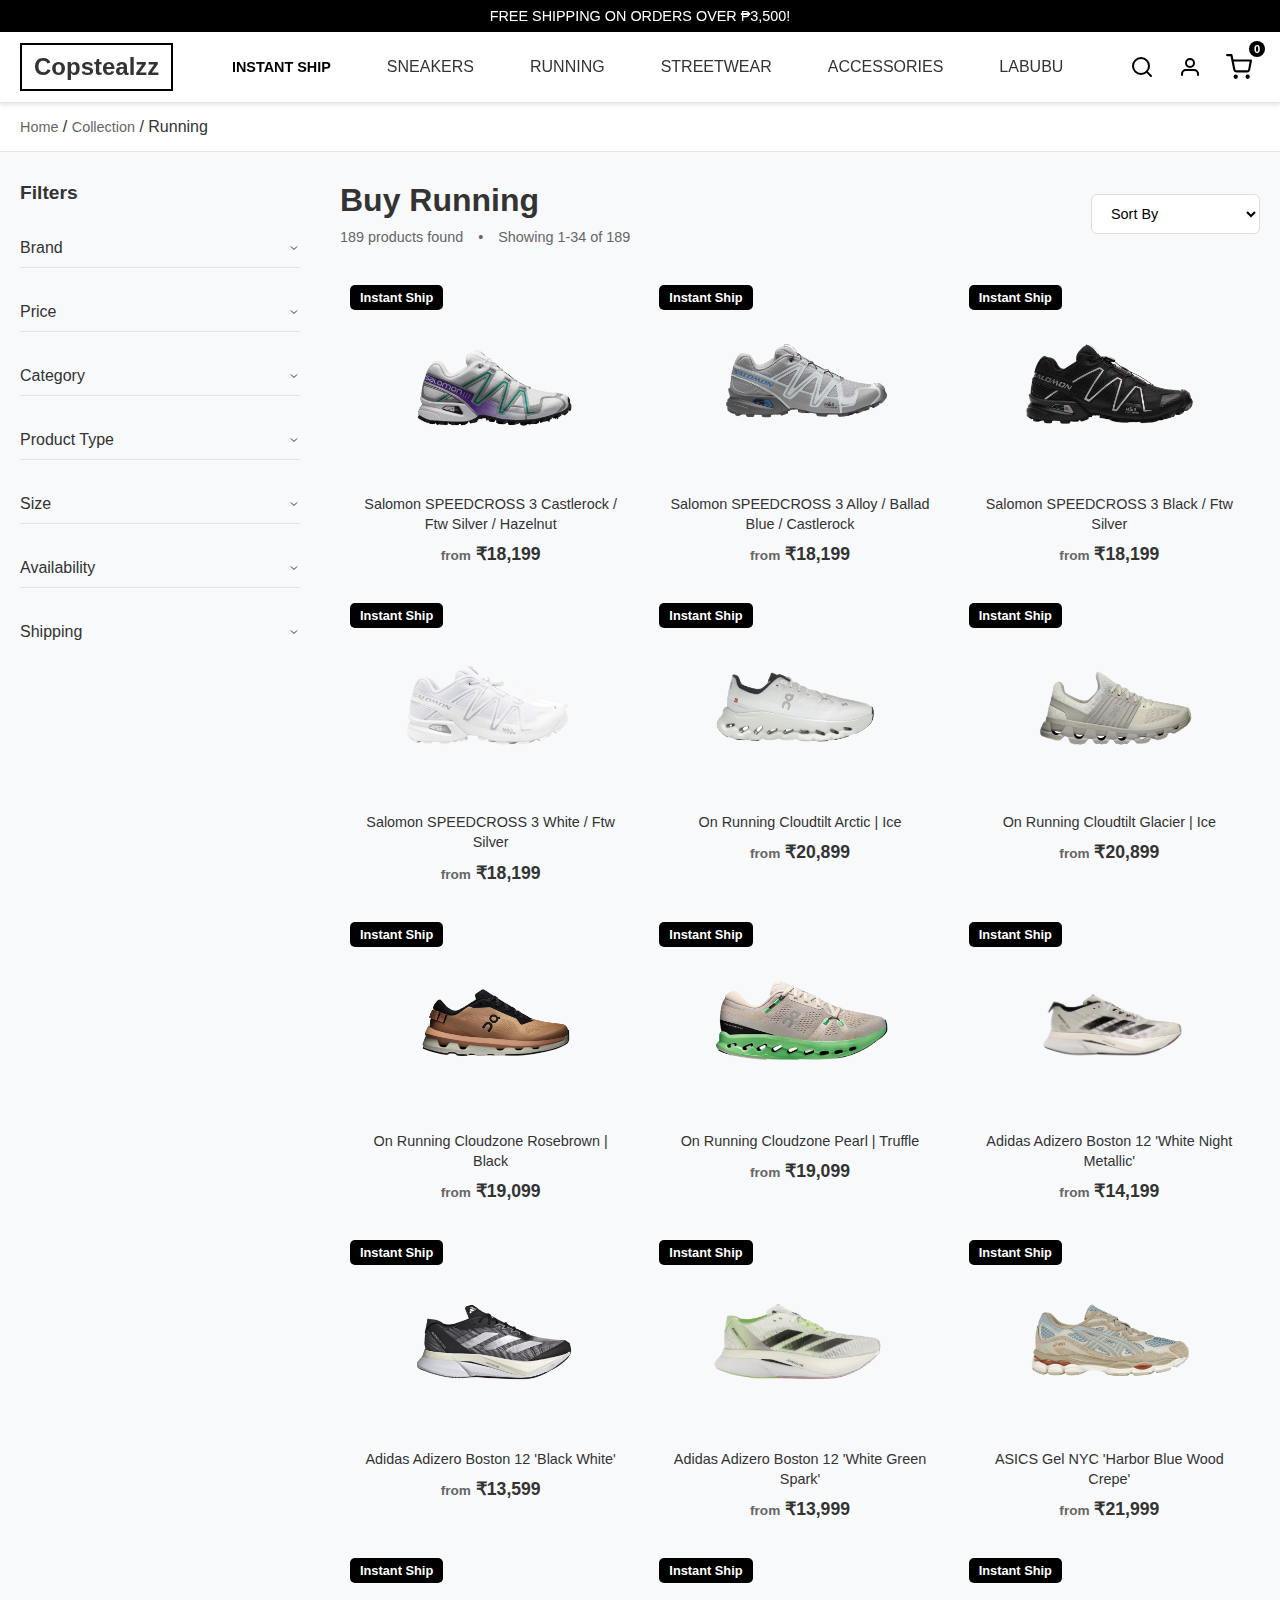
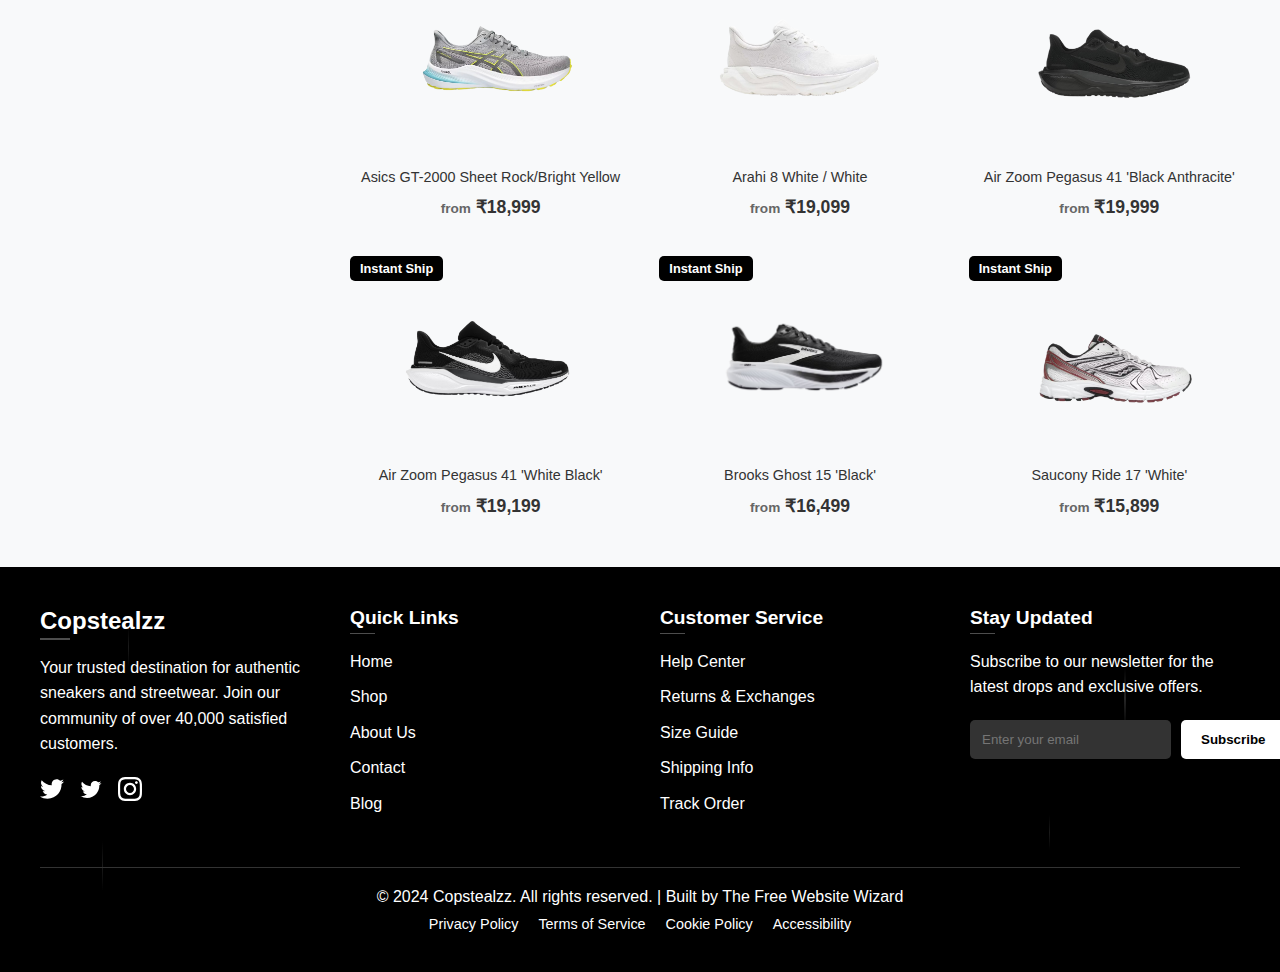
<file: running-collection.html>
<!DOCTYPE html>
<html lang="en">
<head>
    <meta charset="UTF-8">
    <meta name="viewport" content="width=device-width, initial-scale=1.0">
    <title>Buy Running - HYPE FLY India</title>
    <style>
        * {
            margin: 0;
            padding: 0;
            box-sizing: border-box;
        }
        
        body {
            font-family: -apple-system, BlinkMacSystemFont, 'Segoe UI', Roboto, sans-serif;
            background: #f8f9fa;
            color: #333;
        }
        
        /* Header Styles from index.html */
        .top-bar {
            background: black;
            color: white;
            text-align: center;
            padding: 8px 0;
            font-size: 0.9rem;
            font-weight: 500;
        }
        
        .main-header {
            background: white;
            border-bottom: 1px solid #e1e5e9;
            position: sticky;
            top: 0;
            z-index: 100;
            box-shadow: 0 2px 4px rgba(0,0,0,0.1);
        }
        
        .header-content {
            max-width: 1400px;
            margin: 0 auto;
            padding: 0 20px;
            display: flex;
            align-items: center;
            justify-content: space-between;
            height: 70px;
        }
        
        .logo-box {
            flex-shrink: 0;
        }
        
        .logo-main {
            font-size: 1.5rem;
            font-weight: bold;
            color: #333;
            text-decoration: none;
            border: 2px solid black;
            padding: 8px 12px;
            background: white;
            display: inline-block;
            transition: all 0.3s ease;
        }
        
        .logo-main:hover {
            background: #f8f9fa;
            transform: translateY(-1px);
        }
        
        .main-navbar {
            flex: 1;
            display: flex;
            justify-content: center;
            align-items: center;
        }
        
        .nav-list {
            display: flex;
            list-style: none;
            margin: 0;
            padding: 0;
            gap: 30px;
            align-items: center;
            justify-content: center;
        }
        
        .nav-list > li > a {
            text-decoration: none;
            color: #333;
            font-weight: 500;
            transition: all 0.3s ease;
            padding: 8px 12px;
            border-radius: 6px;
            position: relative;
            border: 1px solid transparent;
        }
        
        .nav-list > li > a:hover {
            color: #1976d2;
            background-color: #f8f9fa;
            border-color: #e1e5e9;
            transform: translateY(-1px);
        }
        
        .nav-list > li > a.nav-bold {
            font-weight: 700;
            color: #000;
            text-transform: uppercase;
            font-size: 0.9rem;
        }
        
        /* Hide HOME link on desktop */
        .nav-list > li:first-child {
            display: none;
        }
        
        .nav-list > li > a.nav-link {
            text-decoration: none;
            color: #333;
            font-weight: 500;
            transition: all 0.3s ease;
            padding: 8px 12px;
            border-radius: 6px;
            position: relative;
            border: 1px solid transparent;
        }
        
        .nav-list > li > a.nav-link:hover {
            color: #1976d2;
            background-color: #f8f9fa;
            border-color: #e1e5e9;
            transform: translateY(-1px);
        }
        
        .nav-list > li > a.nav-link.active {
            color: #1976d2;
            background-color: #e3f2fd;
            border-color: #1976d2;
            font-weight: 600;
        }
        
        .nav-list > li > a:after {
            content: '';
            position: absolute;
            bottom: 0;
            left: 50%;
            width: 0;
            height: 2px;
            background: #1976d2;
            transition: all 0.3s ease;
            transform: translateX(-50%);
        }
        
        .nav-list > li > a:hover:after,
        .nav-list > li > a.active:after {
            width: 100%;
        }
        
        .nav-link {
            text-decoration: none;
            color: #333;
            font-weight: 500;
            transition: all 0.3s ease;
            padding: 8px 12px;
            border-radius: 6px;
            position: relative;
            border: 1px solid transparent;
        }
        
        .nav-link:hover {
            color: #1976d2;
            background-color: #f8f9fa;
            border-color: #e1e5e9;
            transform: translateY(-1px);
        }
        
        .nav-link.active {
            color: #1976d2;
            background-color: #e3f2fd;
            border-color: #1976d2;
            font-weight: 600;
        }
        
        .nav-link:after {
            content: '';
            position: absolute;
            bottom: 0;
            left: 50%;
            width: 0;
            height: 2px;
            background: #1976d2;
            transition: all 0.3s ease;
            transform: translateX(-50%);
        }
        
        .nav-link:hover:after,
        .nav-link.active:after {
            width: 100%;
        }
        
        .icon-btn {
            background: none;
            border: none;
            cursor: pointer;
            padding: 8px;
            border-radius: 8px;
            transition: all 0.3s ease;
            display: flex;
            align-items: center;
            justify-content: center;
            min-width: 40px;
            min-height: 40px;
            color: #333;
        }
        
        .icon-btn:hover {
            background-color: #f3f4f6;
            transform: scale(1.05);
            box-shadow: 0 2px 4px rgba(0,0,0,0.1);
        }
        
        .header-icons {
            display: flex;
            align-items: center;
            gap: 8px;
            margin-left: auto;
            flex-shrink: 0;
        }
        
        .cart-btn {
            position: relative;
        }
        
        .cart-count {
            position: absolute;
            top: -5px;
            right: -5px;
            background: black;
            color: white;
            border-radius: 50%;
            width: 16px;
            height: 16px;
            display: flex;
            align-items: center;
            justify-content: center;
            font-size: 0.7rem;
            font-weight: bold;
        }
        
        /* Brands Dropdown Styles */
        .brands-dropdown {
            position: relative;
            display: inline-block;
        }
        
        .brands-dropdown-btn {
            display: flex;
            align-items: center;
            gap: 5px;
            background: none;
            border: none;
            cursor: pointer;
            padding: 0;
            font-family: inherit;
            font-size: inherit;
            color: inherit;
            text-decoration: none;
            font-weight: 500;
            transition: color 0.3s ease;
        }
        
        .brands-dropdown-btn:hover {
            color: #666;
        }
        
        .brands-arrow {
            transition: transform 0.3s ease;
        }
        
        .brands-dropdown.active .brands-arrow {
            transform: rotate(180deg);
        }
        
        .brands-dropdown-content {
            display: none;
            position: absolute;
            top: 100%;
            left: 0;
            background: white;
            border: 1px solid #e1e5e9;
            border-radius: 8px;
            box-shadow: 0 4px 20px rgba(0,0,0,0.15);
            min-width: 200px;
            z-index: 1000;
            padding: 8px 0;
            margin-top: 5px;
        }
        
        .brands-dropdown-content.show {
            display: block;
        }
        
        .brand-option {
            padding: 10px 15px;
            cursor: pointer;
            transition: background-color 0.3s ease;
            font-size: 0.9rem;
            color: #333;
            border: none;
            background: none;
            width: 100%;
            text-align: left;
        }
        
        .brand-option:hover {
            background-color: #f8f9fa;
        }
        
        .brand-option.selected {
            background-color: #e3f2fd;
            color: #1976d2;
        }
        
        /* Breadcrumb */
        .breadcrumb {
            background: white;
            border-bottom: 1px solid #e1e5e9;
            padding: 15px 0;
        }
        
        .breadcrumb-content {
            max-width: 1400px;
            margin: 0 auto;
            padding: 0 20px;
        }
        
        .breadcrumb a {
            color: #666;
            text-decoration: none;
            font-size: 0.9rem;
        }
        
        /* Main Content */
        .main-content {
            max-width: 1400px;
            margin: 0 auto;
            padding: 30px 20px;
            display: flex;
            gap: 40px;
        }
        
        /* Filters Sidebar */
        .filters-sidebar {
            width: 280px;
            flex-shrink: 0;
        }
        
        .filters-title {
            font-size: 1.2rem;
            font-weight: 600;
            margin-bottom: 25px;
            color: #333;
        }
        
        .filter-section {
            margin-bottom: 25px;
            border-bottom: 1px solid #e1e5e9;
            padding-bottom: 0px;
        }
        
        .filter-section:last-child {
            border-bottom: none;
        }
        
        .filter-header {
            display: flex;
            justify-content: space-between;
            align-items: center;
            cursor: pointer;
            padding: 10px 0;
            font-weight: 500;
            color: #333;
        }
        
        .filter-header:hover {
            color: #666;
        }
        
        .filter-content {
            margin-top: 15px;
            display: none;
        }
        
        .filter-content.show {
            display: block;
        }
        
        .filter-option {
            display: flex;
            align-items: center;
            gap: 10px;
            margin-bottom: 10px;
            cursor: pointer;
        }
        
        .filter-option input[type="checkbox"] {
            width: 16px;
            height: 16px;
        }
        
        .filter-option label {
            font-size: 0.9rem;
            color: #666;
            cursor: pointer;
        }
        
        /* Product Grid */
        .products-section {
            flex: 1;
        }
        
        .products-header {
            display: flex;
            justify-content: space-between;
            align-items: center;
            margin-bottom: 30px;
        }
        
        .page-title {
            font-size: 2rem;
            font-weight: 700;
            color: #333;
        }
        
        .sort-dropdown {
            padding: 10px 15px;
            border: 1px solid #ddd;
            border-radius: 6px;
            background: white;
            font-size: 0.9rem;
            cursor: pointer;
        }
        
        .products-grid {
            display: grid;
            grid-template-columns: repeat(auto-fill, minmax(280px, 1fr));
            gap: 8px;
        }
        
        .product-card {
            background: transparent;
            border-radius: 10px;
            padding: 20px;
            text-align: center;
            position: relative;
            transition: all 0.3s ease;
            cursor: pointer;
        }
        
        .product-card:hover {
            transform: translateY(-10px);
            background: rgba(255,255,255,0.05);
        }
        
        .product-image {
            width: 180px;
            height: 180px;
            object-fit: contain;
            border-radius: 8px;
            margin-bottom: 15px;
            transition: transform 0.3s ease;
        }
        
        .product-card:hover .product-image {
            transform: scale(1.05);
        }
        
        .product-labels {
            position: absolute;
            top: 10px;
            left: 10px;
            display: flex;
            gap: 5px;
        }
        
        .label {
            padding: 5px 10px;
            border-radius: 5px;
            font-size: 0.8rem;
            font-weight: bold;
            transition: all 0.3s ease;
        }
        
        .label-instant {
            background: black;
            color: white;
        }
        
        .label-instant:hover {
            background: #333;
        }
        
        .label-sale {
            background: #ff0000;
            color: white;
        }
        
        .label-sale:hover {
            background: #cc0000;
        }
        
        .label-new {
            background: #00ff00;
            color: white;
        }
        
        .label-new:hover {
            background: #00cc00;
        }
        
        .label-free {
            background: #ffc107;
            color: #333;
        }
        
        .product-info {
            /* Removed padding since it's now handled by the card itself */
        }
        
        .product-title {
            font-size: 0.9rem;
            font-weight: 500;
            margin-bottom: 10px;
            line-height: 1.4;
            transition: color 0.3s ease;
        }
        
        .product-card:hover .product-title {
            color: #666;
        }
        
        .product-price {
            font-size: 1.1rem;
            font-weight: bold;
            color: #333;
            transition: color 0.3s ease;
        }
        
        .product-card:hover .product-price {
            color: #000;
        }
        
        .current-price {
            font-weight: 600;
            color: #333;
        }
        
        .product-original-price {
            color: #ff0000;
            text-decoration: line-through;
            font-size: 0.9rem;
            margin-top: 5px;
        }
        
        .price-from {
            color: #666;
            font-size: 0.85rem;
        }

        /* Mobile Responsiveness */
        @media (max-width: 768px) {
            /* Header adjustments */
            .header-content {
                padding: 0 15px;
                height: 60px;
                justify-content: space-between;
                align-items: center;
                background: white;
                border-bottom: 1px solid #e1e5e9;
            }
            
            .logo-box {
                font-size: 1.2rem;
                min-width: 90px;
                padding: 6px 8px;
                flex-shrink: 0;
            }
            
            .logo-main {
                font-size: 1.2rem;
                font-weight: bold;
                color: #333;
                text-decoration: none;
                border: 2px solid black;
                padding: 6px 10px;
                background: white;
                display: inline-block;
                transition: all 0.3s ease;
            }
            
            .logo-main:hover {
                background: #f8f9fa;
                transform: translateY(-1px);
            }
            
            /* Show hamburger menu on mobile */
            .hamburger-menu {
                display: flex !important;
                margin-left: auto;
                margin-right: 12px;
                width: 30px;
                height: 25px;
            }
            
            .hamburger-line {
                width: 100%;
                height: 3px;
                background-color: #000;
                border-radius: 2px;
                transition: all 0.3s ease;
            }
            
            /* Hide desktop navigation on mobile */
            .main-navbar {
                display: none;
            }
            
            .header-icons {
                margin-left: auto;
                flex-shrink: 0;
                display: flex;
                align-items: center;
                gap: 8px;
            }
            
            .icon-btn {
                padding: 6px;
                width: 32px;
                height: 32px;
                min-width: 32px;
                min-height: 32px;
                color: #333;
            }
            
            .icon-btn:hover {
                background-color: #f3f4f6;
                transform: scale(1.05);
                box-shadow: 0 2px 4px rgba(0,0,0,0.1);
            }
            
            .cart-count {
                position: absolute;
                top: -2px;
                right: -2px;
                background: #000;
                color: white;
                border-radius: 50%;
                width: 18px;
                height: 18px;
                display: flex;
                align-items: center;
                justify-content: center;
                font-size: 0.7rem;
                font-weight: 600;
                border: 1px solid white;
            }
            
            /* Breadcrumb adjustments */
            .breadcrumb-content {
                padding: 0 15px;
            }
            
            /* Main content layout */
            .main-content {
                flex-direction: column;
                gap: 20px;
                padding: 20px 15px;
            }
            
            /* Filters sidebar */
            .filters-sidebar {
                width: 100%;
                order: 2; /* Move filters below products on mobile */
            }
            
            .filters-title {
                font-size: 1.1rem;
                margin-bottom: 20px;
            }
            
            /* Products grid */
            .products-grid {
                grid-template-columns: repeat(3, 1fr);
                gap: 10px;
                order: 1; /* Move products above filters on mobile */
            }
            
            .product-card {
                padding: 15px 10px;
            }
            
            .product-image {
                width: 120px;
                height: 120px;
                margin-bottom: 10px;
            }
            
            .product-title {
                font-size: 0.8rem;
                margin-bottom: 8px;
            }
            
            .product-price {
                font-size: 1rem;
            }
            
            .original-price {
                font-size: 0.8rem;
            }
            
            .price-from {
                font-size: 0.75rem;
            }
            
            /* Labels */
            .label {
                padding: 3px 8px;
                font-size: 0.7rem;
            }
            
            /* Footer adjustments */
            footer {
                padding: 30px 15px;
            }
            
            .footer-content {
                grid-template-columns: 1fr;
                gap: 30px;
            }
            
            .footer-section h3 {
                font-size: 1.1rem;
            }
            
            .footer-section p {
                font-size: 0.9rem;
            }
            
            /* Search modal adjustments */
            .search-content {
                width: 95%;
                max-width: 400px;
            }
            
            .search-content > div {
                padding: 30px 20px;
            }
            
            .search-input {
                padding: 14px 45px 14px 15px;
                font-size: 0.9rem;
            }
        }

        @media (max-width: 480px) {
            /* Extra small screens */
            .header-content {
                height: 55px;
            }
            
            .logo {
                font-size: 1.1rem;
            }
            
            .products-grid {
                grid-template-columns: repeat(2, 1fr);
                gap: 8px;
            }
            
            .product-card {
                padding: 10px 8px;
            }
            
            .product-image {
                width: 100px;
                height: 100px;
            }
            
            .product-title {
                font-size: 0.75rem;
                line-height: 1.3;
            }
            
            .product-price {
                font-size: 0.9rem;
            }
            
            .label {
                padding: 2px 6px;
                font-size: 0.65rem;
            }
            
            /* Footer links */
            .footer-bottom a {
                font-size: 0.8rem;
            }
        }
        
        /* Hamburger Menu Styles */
        .hamburger-menu {
            display: none;
            flex-direction: column;
            justify-content: space-around;
            width: 30px;
            height: 25px;
            background: transparent;
            border: none;
            cursor: pointer;
            padding: 0;
            z-index: 1001;
            position: relative;
            user-select: none;
            -webkit-user-select: none;
            -moz-user-select: none;
            -ms-user-select: none;
        }
        
        .hamburger-line {
            width: 100%;
            height: 3px;
            background-color: #000;
            border-radius: 2px;
            transition: all 0.3s ease;
            transform-origin: center;
        }
        
        .hamburger-menu.active .hamburger-line:nth-child(1) {
            transform: rotate(45deg) translate(5px, 5px);
        }
        
        .hamburger-menu.active .hamburger-line:nth-child(2) {
            opacity: 0;
        }
        
        .hamburger-menu.active .hamburger-line:nth-child(3) {
            transform: rotate(-45deg) translate(7px, -6px);
        }
        
        /* Mobile Navigation Styles */
        .mobile-nav {
            position: fixed;
            top: 0;
            left: -100%;
            width: 100%;
            height: 100vh;
            background: white;
            z-index: 2000;
            transition: left 0.3s ease;
            overflow-y: auto;
            display: block;
        }
        
        .mobile-nav.open {
            left: 0;
        }
        
        .mobile-nav-header {
            display: flex;
            justify-content: space-between;
            align-items: center;
            padding: 20px 24px;
            border-bottom: 1px solid #e5e7eb;
            background: white;
            position: sticky;
            top: 0;
            z-index: 1001;
        }
        
        .mobile-nav-title {
            font-size: 1.5rem;
            font-weight: 700;
            color: #000;
            letter-spacing: 0.05em;
        }
        
        .mobile-nav-close {
            background: none;
            border: none;
            cursor: pointer;
            padding: 8px;
            position: relative;
            width: 30px;
            height: 30px;
            display: flex;
            align-items: center;
            justify-content: center;
        }
        
        .close-line {
            position: absolute;
            width: 20px;
            height: 2px;
            background-color: #000;
            transition: all 0.3s ease;
        }
        
        .close-line:nth-child(1) {
            transform: rotate(45deg);
        }
        
        .close-line:nth-child(2) {
            transform: rotate(-45deg);
        }
        
        .mobile-nav-menu {
            padding: 20px 0;
        }
        
        .mobile-nav-list {
            list-style: none;
            margin: 0;
            padding: 0;
        }
        
        .mobile-nav-list li {
            border-bottom: 1px solid #f3f4f6;
        }
        
        .mobile-nav-link {
            display: block;
            padding: 16px 24px;
            text-decoration: none;
            color: #000;
            font-weight: 500;
            font-size: 1rem;
            transition: all 0.3s ease;
            text-transform: uppercase;
            letter-spacing: 0.5px;
        }
        
        .mobile-nav-link:hover {
            background-color: #f8f9fa;
            color: #1976d2;
        }
        
        .mobile-nav-link:active {
            background-color: #e3f2fd;
        }
        
        /* Mobile Navigation Overlay */
        .mobile-nav-overlay {
            position: fixed;
            top: 0;
            left: 0;
            width: 100%;
            height: 100%;
            background: rgba(0, 0, 0, 0.5);
            z-index: 999;
            opacity: 0;
            visibility: hidden;
            transition: all 0.3s ease;
        }
        
        .mobile-nav-overlay.show {
            opacity: 1;
            visibility: visible;
        }
        
        /* Ensure mobile navigation is always visible when open */
        @media (max-width: 768px) {
            .mobile-nav {
                display: block !important;
            }
            
            .mobile-nav.open {
                left: 0 !important;
                visibility: visible !important;
                opacity: 1 !important;
            }
            
            /* Ensure hamburger menu is always visible on mobile */
            .hamburger-menu {
                display: flex !important;
                border: 1px solid #ccc !important; /* Temporary border for testing */
            }
            
            /* Hide desktop navigation on mobile */
            .main-navbar {
                display: none;
            }
        }
    </style>
</head>
<body>
    <!-- Header -->
    <header class="main-header">
        <div class="top-bar">
            FREE SHIPPING ON ORDERS OVER ₱3,500!
        </div>
        <div class="header-content">
            <div class="logo-box">
                <a href="index.html" class="logo-main">Copstealzz</a>
            </div>
            
            <!-- Hamburger Menu Button -->
            <button class="hamburger-menu" id="hamburgerMenu" aria-label="Toggle mobile menu">
                <span class="hamburger-line"></span>
                <span class="hamburger-line"></span>
                <span class="hamburger-line"></span>
            </button>
            
            <!-- Mobile Navigation Menu -->
            <div class="mobile-nav" id="mobileNav">
                <div class="mobile-nav-header">
                    <span class="mobile-nav-title">Copstealzz</span>
                    <button class="mobile-nav-close" id="mobileNavClose" aria-label="Close mobile menu">
                        <span class="close-line"></span>
                        <span class="close-line"></span>
                    </button>
                </div>
                <nav class="mobile-nav-menu">
                    <ul class="mobile-nav-list">
                        <li><a href="index.html" class="mobile-nav-link">Copstealzz</a></li>
                        <li><a href="sneakers-collection.html" class="mobile-nav-link">Sneakers</a></li>
                        <li><a href="running-collection.html" class="mobile-nav-link">Running</a></li>
                        <li><a href="streetwear-collection.html" class="mobile-nav-link">Streetwear</a></li>
                        <li><a href="accessories-collection.html" class="mobile-nav-link">Accessories</a></li>
                        <li><a href="labubu-collection.html" class="mobile-nav-link">Labubu</a></li>
                    </ul>
                </nav>
            </div>
            
            <nav class="main-navbar">
                <ul class="nav-list">
                    <li><a href="index.html" class="nav-bold">HOME (Copstealzz)</a></li>
                    <li><a href="#" class="nav-bold">INSTANT SHIP</a></li>
                    <li>
                        <a href="sneakers-collection.html" class="nav-link">SNEAKERS</a>
                    </li>
                    <li>
                        <a href="running-collection.html" class="nav-link">RUNNING</a>
                    </li>
                    <li>
                        <a href="streetwear-collection.html" class="nav-link">STREETWEAR</a>
                    </li>
                    <li>
                        <a href="accessories-collection.html" class="nav-link">ACCESSORIES</a>
                    </li>
                    <li><a href="labubu-collection.html" class="nav-link">LABUBU</a></li>
                </ul>
            </nav>
            <div class="header-icons">
                <button class="icon-btn search-btn" aria-label="Search" onclick="toggleSearchModal()">
                    <svg class="icon icon-header" width="24" height="24" fill="none" stroke="black" stroke-width="2" stroke-linecap="round" stroke-linejoin="round" viewBox="0 0 24 24"><circle cx="11" cy="11" r="8"/><line x1="21" y1="21" x2="16.65" y2="16.65"/></svg>
                </button>
                <button class="icon-btn user-btn" aria-label="User" onclick="toggleLoginModal()">
                    <svg class="icon icon-header" width="24" height="24" fill="none" stroke="black" stroke-width="2" stroke-linecap="round" stroke-linejoin="round" viewBox="0 0 24 24"><circle cx="12" cy="8" r="4"/><path d="M4 20v-1a4 4 0 0 1 4-4h8a4 4 0 0 1 4 4v1"/></svg>
                </button>
                <button class="icon-btn cart-btn" aria-label="Cart" onclick="toggleCart()">
                    <svg class="icon icon-header" width="26" height="26" fill="none" stroke="black" stroke-width="2" stroke-linecap="round" stroke-linejoin="round" viewBox="0 0 24 24"><circle cx="9" cy="21" r="1"/><circle cx="20" cy="21" r="1"/><path d="M1 1h4l2.68 13.39a2 2 0 0 0 2 1.61h9.72a2 2 0 0 0 2-1.61L23 6H6"/></svg>
                    <span class="cart-count" id="cartCount">0</span>
                </button>
            </div>
        </div>
    </header>

    <!-- Breadcrumb -->
    <div class="breadcrumb">
        <div class="breadcrumb-content">
            <a href="index.html">Home</a> / 
            <a href="#">Collection</a> / 
            <span style="color: #333;">Running</span>
        </div>
    </div>

    <!-- Main Content -->
    <div class="main-content">
        <!-- Filters Sidebar -->
        <aside class="filters-sidebar">
            <h2 class="filters-title">Filters</h2>
            
            <div class="filter-section">
                <div class="filter-header">
                    <span>Brand</span>
                    <svg width="12" height="12" fill="none" stroke="currentColor" stroke-width="2" viewBox="0 0 24 24">
                        <polyline points="6,9 12,15 18,9"/>
                    </svg>
                </div>
                <div class="filter-content">
                    <div class="filter-option">
                        <input type="checkbox" id="nike" checked>
                        <label for="nike">Nike (45)</label>
                    </div>
                    <div class="filter-option">
                        <input type="checkbox" id="adidas">
                        <label for="adidas">Adidas (38)</label>
                    </div>
                    <div class="filter-option">
                        <input type="checkbox" id="onrunning">
                        <label for="onrunning">On Running (67)</label>
                    </div>
                    <div class="filter-option">
                        <input type="checkbox" id="asics">
                        <label for="asics">Asics (23)</label>
                    </div>
                    <div class="filter-option">
                        <input type="checkbox" id="brooks">
                        <label for="brooks">Brooks (16)</label>
                    </div>
                    <div class="filter-option">
                        <input type="checkbox" id="hoka">
                        <label for="hoka">Hoka (12)</label>
                    </div>
                    <div class="filter-option">
                        <input type="checkbox" id="saucony">
                        <label for="saucony">Saucony (8)</label>
                    </div>
                </div>
            </div>
            
            <div class="filter-section">
                <div class="filter-header">
                    <span>Price</span>
                    <svg width="12" height="12" fill="none" stroke="currentColor" stroke-width="2" viewBox="0 0 24 24">
                        <polyline points="6,9 12,15 18,9"/>
                    </svg>
                </div>
                <div class="filter-content">
                    <div class="filter-option">
                        <input type="checkbox" id="price1">
                        <label for="price1">Under ₱5,000 (12)</label>
                    </div>
                    <div class="filter-option">
                        <input type="checkbox" id="price2">
                        <label for="price2">₱5,000 - ₱10,000 (45)</label>
                    </div>
                    <div class="filter-option">
                        <input type="checkbox" id="price3" checked>
                        <label for="price3">₱10,000 - ₱15,000 (67)</label>
                    </div>
                    <div class="filter-option">
                        <input type="checkbox" id="price4">
                        <label for="price4">₱15,000 - ₱20,000 (38)</label>
                    </div>
                    <div class="filter-option">
                        <input type="checkbox" id="price5">
                        <label for="price5">Over ₱20,000 (27)</label>
                    </div>
                </div>
            </div>
            
            <div class="filter-section">
                <div class="filter-header">
                    <span>Category</span>
                    <svg width="12" height="12" fill="none" stroke="currentColor" stroke-width="2" viewBox="0 0 24 24">
                        <polyline points="6,9 12,15 18,9"/>
                    </svg>
                </div>
                <div class="filter-content">
                    <div class="filter-option">
                        <input type="checkbox" id="cat1" checked>
                        <label for="cat1">Running (189)</label>
                    </div>
                    <div class="filter-option">
                        <input type="checkbox" id="cat2">
                        <label for="cat2">Trail Running (34)</label>
                    </div>
                    <div class="filter-option">
                        <input type="checkbox" id="cat3">
                        <label for="cat3">Road Running (89)</label>
                    </div>
                    <div class="filter-option">
                        <input type="checkbox" id="cat4">
                        <label for="cat4">Marathon (23)</label>
                    </div>
                    <div class="filter-option">
                        <input type="checkbox" id="cat5">
                        <label for="cat5">Training (43)</label>
                    </div>
                </div>
            </div>
            
            <div class="filter-section">
                <div class="filter-header">
                    <span>Product Type</span>
                    <svg width="12" height="12" fill="none" stroke="currentColor" stroke-width="2" viewBox="0 0 24 24">
                        <polyline points="6,9 12,15 18,9"/>
                    </svg>
                </div>
                <div class="filter-content">
                    <div class="filter-option">
                        <input type="checkbox" id="type1" checked>
                        <label for="type1">Neutral Running (67)</label>
                    </div>
                    <div class="filter-option">
                        <input type="checkbox" id="type2">
                        <label for="type2">Stability Running (34)</label>
                    </div>
                    <div class="filter-option">
                        <input type="checkbox" id="type3">
                        <label for="type3">Motion Control (28)</label>
                    </div>
                    <div class="filter-option">
                        <input type="checkbox" id="type4">
                        <label for="type4">Racing (45)</label>
                    </div>
                    <div class="filter-option">
                        <input type="checkbox" id="type5">
                        <label for="type5">Trail Running (52)</label>
                    </div>
                    <div class="filter-option">
                        <input type="checkbox" id="type6">
                        <label for="type6">Minimalist (48)</label>
                    </div>
                    <div class="filter-option">
                        <input type="checkbox" id="type7">
                        <label for="type7">Maximalist (34)</label>
                    </div>
                    <div class="filter-option">
                        <input type="checkbox" id="type8">
                        <label for="type8">Barefoot (28)</label>
                    </div>
                </div>
            </div>
            
            <div class="filter-section">
                <div class="filter-header">
                    <span>Size</span>
                    <svg width="12" height="12" fill="none" stroke="currentColor" stroke-width="2" viewBox="0 0 24 24">
                        <polyline points="6,9 12,15 18,9"/>
                    </svg>
                </div>
                <div class="filter-content">
                    <div class="filter-option">
                        <input type="checkbox" id="size1">
                        <label for="size1">US 6-7 (89)</label>
                    </div>
                    <div class="filter-option">
                        <input type="checkbox" id="size2" checked>
                        <label for="size2">US 7-8 (156)</label>
                    </div>
                    <div class="filter-option">
                        <input type="checkbox" id="size3">
                        <label for="size3">US 8-9 (29)</label>
                    </div>
                    <div class="filter-option">
                        <input type="checkbox" id="size4">
                        <label for="size4">US 9-10 (45)</label>
                    </div>
                    <div class="filter-option">
                        <input type="checkbox" id="size5">
                        <label for="size5">US 10-11 (23)</label>
                    </div>
                </div>
            </div>
            
            <div class="filter-section">
                <div class="filter-header">
                    <span>Availability</span>
                    <svg width="12" height="12" fill="none" stroke="currentColor" stroke-width="2" viewBox="0 0 24 24">
                        <polyline points="6,9 12,15 18,9"/>
                    </svg>
                </div>
                <div class="filter-content">
                    <div class="filter-option">
                        <input type="checkbox" id="avail1" checked>
                        <label for="avail1">In Stock (234)</label>
                    </div>
                    <div class="filter-option">
                        <input type="checkbox" id="avail2">
                        <label for="avail2">Pre-order (28)</label>
                    </div>
                    <div class="filter-option">
                        <input type="checkbox" id="avail3">
                        <label for="avail3">Coming Soon (12)</label>
                    </div>
                </div>
            </div>
            
            <div class="filter-section">
                <div class="filter-header">
                    <span>Shipping</span>
                    <svg width="12" height="12" fill="none" stroke="currentColor" stroke-width="2" viewBox="0 0 24 24">
                        <polyline points="6,9 12,15 18,9"/>
                    </svg>
                </div>
                <div class="filter-content">
                    <div class="filter-option">
                        <input type="checkbox" id="ship1" checked>
                        <label for="ship1">Instant Ship (189)</label>
                    </div>
                    <div class="filter-option">
                        <input type="checkbox" id="ship2">
                        <label for="ship2">Free Shipping (156)</label>
                    </div>
                    <div class="filter-option">
                        <input type="checkbox" id="ship3">
                        <label for="ship3">Express Delivery (45)</label>
                    </div>
                </div>
            </div>
        </aside>

        <!-- Products Section -->
        <main class="products-section">
            <div class="products-header">
                <div style="display: flex; flex-direction: column; gap: 10px;">
                    <h1 class="page-title">Buy Running</h1>
                    <div style="display: flex; align-items: center; gap: 15px; font-size: 0.9rem; color: #666;">
                        <span>189 products found</span>
                        <span>•</span>
                        <span>Showing 1-34 of 189</span>
                    </div>
                </div>
                <select class="sort-dropdown">
                    <option>Sort By</option>
                    <option>Price: Low to High</option>
                    <option>Price: High to Low</option>
                    <option>Newest First</option>
                    <option>Most Popular</option>
                    <option>Best Rated</option>
                </select>
            </div>

            <div class="products-grid">
                <!-- Product 1 - Salomon SPEEDCROSS 3 Castlerock -->
                <div class="product-card" onmouseover="this.style.transform='translateY(-10px)'; this.style.background='rgba(255,255,255,0.05)'" onmouseout="this.style.transform='translateY(0)'; this.style.background='transparent'">
                    <div class="product-labels">
                        <span class="label label-instant" onmouseover="this.style.background='#333'" onmouseout="this.style.background='black'">Instant Ship</span>
                    </div>
                    <img src="images/salomon-speedcross3-castlerock.jpg" alt="Salomon SPEEDCROSS 3 Castlerock" class="product-image" onmouseover="this.style.transform='scale(1.05)'" onmouseout="this.style.transform='scale(1)'">
                    <div class="product-info">
                        <h3 class="product-title" onmouseover="this.style.color='#666'" onmouseout="this.style.color='inherit'">Salomon SPEEDCROSS 3 Castlerock / Ftw Silver / Hazelnut</h3>
                        <div class="product-price" onmouseover="this.style.color='#000'" onmouseout="this.style.color='#333'">
                            <span class="price-from">from</span>
                            <span class="current-price">₹18,199</span>
                        </div>
                    </div>
                </div>

                <!-- Product 2 - Salomon SPEEDCROSS 3 Alloy -->
                <div class="product-card" onmouseover="this.style.transform='translateY(-10px)'; this.style.background='rgba(255,255,255,0.05)'" onmouseout="this.style.transform='translateY(0)'; this.style.background='transparent'">
                    <div class="product-labels">
                        <span class="label label-instant" onmouseover="this.style.background='#333'" onmouseout="this.style.background='black'">Instant Ship</span>
                    </div>
                    <img src="images/salomon-speedcross3-alloy.jpg" alt="Salomon SPEEDCROSS 3 Alloy" class="product-image" onmouseover="this.style.transform='scale(1.05)'" onmouseout="this.style.transform='scale(1)'">
                    <div class="product-info">
                        <h3 class="product-title" onmouseover="this.style.color='#666'" onmouseout="this.style.color='inherit'">Salomon SPEEDCROSS 3 Alloy / Ballad Blue / Castlerock</h3>
                        <div class="product-price" onmouseover="this.style.color='#000'" onmouseout="this.style.color='#333'">
                            <span class="price-from">from</span>
                            <span class="current-price">₹18,199</span>
                        </div>
                    </div>
                </div>

                <!-- Product 3 - Salomon SPEEDCROSS 3 Black -->
                <div class="product-card" onmouseover="this.style.transform='translateY(-10px)'; this.style.background='rgba(255,255,255,0.05)'" onmouseout="this.style.transform='translateY(0)'; this.style.background='transparent'">
                    <div class="product-labels">
                        <span class="label label-instant" onmouseover="this.style.background='#333'" onmouseout="this.style.background='black'">Instant Ship</span>
                    </div>
                    <img src="images/salomon-speedcross3-black.jpg" alt="Salomon SPEEDCROSS 3 Black" class="product-image" onmouseover="this.style.transform='scale(1.05)'" onmouseout="this.style.transform='scale(1)'">
                    <div class="product-info">
                        <h3 class="product-title" onmouseover="this.style.color='#666'" onmouseout="this.style.color='inherit'">Salomon SPEEDCROSS 3 Black / Ftw Silver</h3>
                        <div class="product-price" onmouseover="this.style.color='#000'" onmouseout="this.style.color='#333'">
                            <span class="price-from">from</span>
                            <span class="current-price">₹18,199</span>
                        </div>
                    </div>
                </div>

                <!-- Product 4 - Salomon SPEEDCROSS 3 White -->
                <div class="product-card" onmouseover="this.style.transform='translateY(-10px)'; this.style.background='rgba(255,255,255,0.05)'" onmouseout="this.style.transform='translateY(0)'; this.style.background='transparent'">
                    <div class="product-labels">
                        <span class="label label-instant" onmouseover="this.style.background='#333'" onmouseout="this.style.background='black'">Instant Ship</span>
                    </div>
                    <img src="images/salomon-speedcross3-white.jpg" alt="Salomon SPEEDCROSS 3 White" class="product-image" onmouseover="this.style.transform='scale(1.05)'" onmouseout="this.style.transform='scale(1)'">
                    <div class="product-info">
                        <h3 class="product-title" onmouseover="this.style.color='#666'" onmouseout="this.style.color='inherit'">Salomon SPEEDCROSS 3 White / Ftw Silver</h3>
                        <div class="product-price" onmouseover="this.style.color='#000'" onmouseout="this.style.color='#333'">
                            <span class="price-from">from</span>
                            <span class="current-price">₹18,199</span>
                        </div>
                    </div>
                </div>

                <!-- Product 5 - On Running Cloudtilt Arctic -->
                <div class="product-card" onmouseover="this.style.transform='translateY(-10px)'; this.style.background='rgba(255,255,255,0.05)'" onmouseout="this.style.transform='translateY(0)'; this.style.background='transparent'">
                    <div class="product-labels">
                        <span class="label label-instant" onmouseover="this.style.background='#333'" onmouseout="this.style.background='black'">Instant Ship</span>
                    </div>
                    <img src="images/on-cloudtilt-arctic.jpg" alt="On Running Cloudtilt Arctic Ice" class="product-image" onmouseover="this.style.transform='scale(1.05)'" onmouseout="this.style.transform='scale(1)'">
                    <div class="product-info">
                        <h3 class="product-title" onmouseover="this.style.color='#666'" onmouseout="this.style.color='inherit'">On Running Cloudtilt Arctic | Ice</h3>
                        <div class="product-price" onmouseover="this.style.color='#000'" onmouseout="this.style.color='#333'">
                            <span class="price-from">from</span>
                            <span class="current-price">₹20,899</span>
                        </div>
                    </div>
                </div>

                <!-- Product 6 - On Running Cloudtilt Glacier -->
                <div class="product-card" onmouseover="this.style.transform='translateY(-10px)'; this.style.background='rgba(255,255,255,0.05)'" onmouseout="this.style.transform='translateY(0)'; this.style.background='transparent'">
                    <div class="product-labels">
                        <span class="label label-instant" onmouseover="this.style.background='#333'" onmouseout="this.style.background='black'">Instant Ship</span>
                    </div>
                    <img src="images/on-cloudtilt-glacier.jpg" alt="On Running Cloudtilt Glacier Ice" class="product-image" onmouseover="this.style.transform='scale(1.05)'" onmouseout="this.style.transform='scale(1)'">
                    <div class="product-info">
                        <h3 class="product-title" onmouseover="this.style.color='#666'" onmouseout="this.style.color='inherit'">On Running Cloudtilt Glacier | Ice</h3>
                        <div class="product-price" onmouseover="this.style.color='#000'" onmouseout="this.style.color='#333'">
                            <span class="price-from">from</span>
                            <span class="current-price">₹20,899</span>
                        </div>
                    </div>
                </div>

                <!-- Product 7 - On Running Cloudzone Rosebrown -->
                <div class="product-card" onmouseover="this.style.transform='translateY(-10px)'; this.style.background='rgba(255,255,255,0.05)'" onmouseout="this.style.transform='translateY(0)'; this.style.background='transparent'">
                    <div class="product-labels">
                        <span class="label label-instant" onmouseover="this.style.background='#333'" onmouseout="this.style.background='black'">Instant Ship</span>
                    </div>
                    <img src="images/on-cloudzone-rosebrown.jpg" alt="On Running Cloudzone Rosebrown Black" class="product-image" onmouseover="this.style.transform='scale(1.05)'" onmouseout="this.style.transform='scale(1)'">
                    <div class="product-info">
                        <h3 class="product-title" onmouseover="this.style.color='#666'" onmouseout="this.style.color='inherit'">On Running Cloudzone Rosebrown | Black</h3>
                        <div class="product-price" onmouseover="this.style.color='#000'" onmouseout="this.style.color='#333'">
                            <span class="price-from">from</span>
                            <span class="current-price">₹19,099</span>
                        </div>
                    </div>
                </div>

                <!-- Product 8 - On Running Cloudzone Pearl -->
                <div class="product-card" onmouseover="this.style.transform='translateY(-10px)'; this.style.background='rgba(255,255,255,0.05)'" onmouseout="this.style.transform='translateY(0)'; this.style.background='transparent'">
                    <div class="product-labels">
                        <span class="label label-instant" onmouseover="this.style.background='#333'" onmouseout="this.style.background='black'">Instant Ship</span>
                    </div>
                    <img src="images/on-cloudzone-pearl.jpg" alt="On Running Cloudzone Pearl Truffle" class="product-image" onmouseover="this.style.transform='scale(1.05)'" onmouseout="this.style.transform='scale(1)'">
                    <div class="product-info">
                        <h3 class="product-title" onmouseover="this.style.color='#666'" onmouseout="this.style.color='inherit'">On Running Cloudzone Pearl | Truffle</h3>
                        <div class="product-price" onmouseover="this.style.color='#000'" onmouseout="this.style.color='#333'">
                            <span class="price-from">from</span>
                            <span class="current-price">₹19,099</span>
                        </div>
                    </div>
                </div>

                <!-- Product 9 - Adidas Adizero Boston 12 White Night -->
                <div class="product-card" onmouseover="this.style.transform='translateY(-10px)'; this.style.background='rgba(255,255,255,0.05)'" onmouseout="this.style.transform='translateY(0)'; this.style.background='transparent'">
                    <div class="product-labels">
                        <span class="label label-instant" onmouseover="this.style.background='#333'" onmouseout="this.style.background='black'">Instant Ship</span>
                    </div>
                    <img src="images/adidas-boston12-white.jpg" alt="Adidas Adizero Boston 12 White Night Metallic" class="product-image" onmouseover="this.style.transform='scale(1.05)'" onmouseout="this.style.transform='scale(1)'">
                    <div class="product-info">
                        <h3 class="product-title" onmouseover="this.style.color='#666'" onmouseout="this.style.color='inherit'">Adidas Adizero Boston 12 'White Night Metallic'</h3>
                        <div class="product-price" onmouseover="this.style.color='#000'" onmouseout="this.style.color='#333'">
                            <span class="price-from">from</span>
                            <span class="current-price">₹14,199</span>
                        </div>
                    </div>
                </div>

                <!-- Product 10 - Adidas Adizero Boston 12 Black White -->
                <div class="product-card" onmouseover="this.style.transform='translateY(-10px)'; this.style.background='rgba(255,255,255,0.05)'" onmouseout="this.style.transform='translateY(0)'; this.style.background='transparent'">
                    <div class="product-labels">
                        <span class="label label-instant" onmouseover="this.style.background='#333'" onmouseout="this.style.background='black'">Instant Ship</span>
                    </div>
                    <img src="images/adidas-boston12-black.jpg" alt="Adidas Adizero Boston 12 Black White" class="product-image" onmouseover="this.style.transform='scale(1.05)'" onmouseout="this.style.transform='scale(1)'">
                    <div class="product-info">
                        <h3 class="product-title" onmouseover="this.style.color='#666'" onmouseout="this.style.color='inherit'">Adidas Adizero Boston 12 'Black White'</h3>
                        <div class="product-price" onmouseover="this.style.color='#000'" onmouseout="this.style.color='#333'">
                            <span class="price-from">from</span>
                            <span class="current-price">₹13,599</span>
                        </div>
                    </div>
                </div>

                <!-- Product 11 - Adidas Adizero Boston 12 White Green -->
                <div class="product-card" onmouseover="this.style.transform='translateY(-10px)'; this.style.background='rgba(255,255,255,0.05)'" onmouseout="this.style.transform='translateY(0)'; this.style.background='transparent'">
                    <div class="product-labels">
                        <span class="label label-instant" onmouseover="this.style.background='#333'" onmouseout="this.style.background='black'">Instant Ship</span>
                    </div>
                    <img src="images/adidas-boston12-green.jpg" alt="Adidas Adizero Boston 12 White Green Spark" class="product-image" onmouseover="this.style.transform='scale(1.05)'" onmouseout="this.style.transform='scale(1)'">
                    <div class="product-info">
                        <h3 class="product-title" onmouseover="this.style.color='#666'" onmouseout="this.style.color='inherit'">Adidas Adizero Boston 12 'White Green Spark'</h3>
                        <div class="product-price" onmouseover="this.style.color='#000'" onmouseout="this.style.color='#333'">
                            <span class="price-from">from</span>
                            <span class="current-price">₹13,999</span>
                        </div>
                    </div>
                </div>

                <!-- Product 12 - ASICS Gel NYC Harbor Blue -->
                <div class="product-card" onmouseover="this.style.transform='translateY(-10px)'; this.style.background='rgba(255,255,255,0.05)'" onmouseout="this.style.transform='translateY(0)'; this.style.background='transparent'">
                    <div class="product-labels">
                        <span class="label label-instant" onmouseover="this.style.background='#333'" onmouseout="this.style.background='black'">Instant Ship</span>
                    </div>
                    <img src="images/asics-gel-nyc-harbor.jpg" alt="ASICS Gel NYC Harbor Blue Wood Crepe" class="product-image" onmouseover="this.style.transform='scale(1.05)'" onmouseout="this.style.transform='scale(1)'">
                    <div class="product-info">
                        <h3 class="product-title" onmouseover="this.style.color='#666'" onmouseout="this.style.color='inherit'">ASICS Gel NYC 'Harbor Blue Wood Crepe'</h3>
                        <div class="product-price" onmouseover="this.style.color='#000'" onmouseout="this.style.color='#333'">
                            <span class="price-from">from</span>
                            <span class="current-price">₹21,999</span>
                        </div>
                    </div>
                </div>

                <!-- Product 13 - Asics GT-2000 Sheet Rock -->
                <div class="product-card" onmouseover="this.style.transform='translateY(-10px)'; this.style.background='rgba(255,255,255,0.05)'" onmouseout="this.style.transform='translateY(0)'; this.style.background='transparent'">
                    <div class="product-labels">
                        <span class="label label-instant" onmouseover="this.style.background='#333'" onmouseout="this.style.background='black'">Instant Ship</span>
                    </div>
                    <img src="images/asics-gt2000-sheetrock.jpg" alt="Asics GT-2000 Sheet Rock Bright Yellow" class="product-image" onmouseover="this.style.transform='scale(1.05)'" onmouseout="this.style.transform='scale(1)'">
                    <div class="product-info">
                        <h3 class="product-title" onmouseover="this.style.color='#666'" onmouseout="this.style.color='inherit'">Asics GT-2000 Sheet Rock/Bright Yellow</h3>
                        <div class="product-price" onmouseover="this.style.color='#000'" onmouseout="this.style.color='#333'">
                            <span class="price-from">from</span>
                            <span class="current-price">₹18,999</span>
                        </div>
                    </div>
                </div>

                <!-- Product 14 - Hoka Arahi 8 White -->
                <div class="product-card" onmouseover="this.style.transform='translateY(-10px)'; this.style.background='rgba(255,255,255,0.05)'" onmouseout="this.style.transform='translateY(0)'; this.style.background='transparent'">
                    <div class="product-labels">
                        <span class="label label-instant" onmouseover="this.style.background='#333'" onmouseout="this.style.background='black'">Instant Ship</span>
                    </div>
                    <img src="images/hoka-arahi8-white.jpg" alt="Hoka Arahi 8 White White" class="product-image" onmouseover="this.style.transform='scale(1.05)'" onmouseout="this.style.transform='scale(1)'">
                    <div class="product-info">
                        <h3 class="product-title" onmouseover="this.style.color='#666'" onmouseout="this.style.color='inherit'">Arahi 8 White / White</h3>
                        <div class="product-price" onmouseover="this.style.color='#000'" onmouseout="this.style.color='#333'">
                            <span class="price-from">from</span>
                            <span class="current-price">₹19,099</span>
                        </div>
                    </div>
                </div>

                <!-- Product 15 - Nike Air Zoom Pegasus 41 Black -->
                <div class="product-card" onmouseover="this.style.transform='translateY(-10px)'; this.style.background='rgba(255,255,255,0.05)'" onmouseout="this.style.transform='translateY(0)'; this.style.background='transparent'">
                    <div class="product-labels">
                        <span class="label label-instant" onmouseover="this.style.background='#333'" onmouseout="this.style.background='black'">Instant Ship</span>
                    </div>
                    <img src="images/nike-pegasus41-black.jpg" alt="Air Zoom Pegasus 41 Black Anthracite" class="product-image" onmouseover="this.style.transform='scale(1.05)'" onmouseout="this.style.transform='scale(1)'">
                    <div class="product-info">
                        <h3 class="product-title" onmouseover="this.style.color='#666'" onmouseout="this.style.color='inherit'">Air Zoom Pegasus 41 'Black Anthracite'</h3>
                        <div class="product-price" onmouseover="this.style.color='#000'" onmouseout="this.style.color='#333'">
                            <span class="price-from">from</span>
                            <span class="current-price">₹19,999</span>
                        </div>
                    </div>
                </div>

                <!-- Product 16 - Nike Air Zoom Pegasus 41 White -->
                <div class="product-card" onmouseover="this.style.transform='translateY(-10px)'; this.style.background='rgba(255,255,255,0.05)'" onmouseout="this.style.transform='translateY(0)'; this.style.background='transparent'">
                    <div class="product-labels">
                        <span class="label label-instant" onmouseover="this.style.background='#333'" onmouseout="this.style.background='black'">Instant Ship</span>
                    </div>
                    <img src="images/nike-pegasus41-white.jpg" alt="Air Zoom Pegasus 41 White Black" class="product-image" onmouseover="this.style.transform='scale(1.05)'" onmouseout="this.style.transform='scale(1)'">
                    <div class="product-info">
                        <h3 class="product-title" onmouseover="this.style.color='#666'" onmouseout="this.style.color='inherit'">Air Zoom Pegasus 41 'White Black'</h3>
                        <div class="product-price" onmouseover="this.style.color='#000'" onmouseout="this.style.color='#333'">
                            <span class="price-from">from</span>
                            <span class="current-price">₹19,199</span>
                        </div>
                    </div>
                </div>

                <!-- Product 17 - Brooks Ghost 15 Black -->
                <div class="product-card" onmouseover="this.style.transform='translateY(-10px)'; this.style.background='rgba(255,255,255,0.05)'" onmouseout="this.style.transform='translateY(0)'; this.style.background='transparent'">
                    <div class="product-labels">
                        <span class="label label-instant" onmouseover="this.style.background='#333'" onmouseout="this.style.background='black'">Instant Ship</span>
                    </div>
                    <img src="images/brooks-ghost15-black.jpg" alt="Brooks Ghost 15 Black" class="product-image" onmouseover="this.style.transform='scale(1.05)'" onmouseout="this.style.transform='scale(1)'">
                    <div class="product-info">
                        <h3 class="product-title" onmouseover="this.style.color='#666'" onmouseout="this.style.color='inherit'">Brooks Ghost 15 'Black'</h3>
                        <div class="product-price" onmouseover="this.style.color='#000'" onmouseout="this.style.color='#333'">
                            <span class="price-from">from</span>
                            <span class="current-price">₹16,499</span>
                        </div>
                    </div>
                </div>

                <!-- Product 18 - Saucony Ride 17 White -->
                <div class="product-card" onmouseover="this.style.transform='translateY(-10px)'; this.style.background='rgba(255,255,255,0.05)'" onmouseout="this.style.transform='translateY(0)'; this.style.background='transparent'">
                    <div class="product-labels">
                        <span class="label label-instant" onmouseover="this.style.background='#333'" onmouseout="this.style.background='black'">Instant Ship</span>
                    </div>
                    <img src="images/saucony-ride17-white.jpg" alt="Saucony Ride 17 White" class="product-image" onmouseover="this.style.transform='scale(1.05)'" onmouseout="this.style.transform='scale(1)'">
                    <div class="product-info">
                        <h3 class="product-title" onmouseover="this.style.color='#666'" onmouseout="this.style.color='inherit'">Saucony Ride 17 'White'</h3>
                        <div class="product-price" onmouseover="this.style.color='#000'" onmouseout="this.style.color='#333'">
                            <span class="price-from">from</span>
                            <span class="current-price">₹15,899</span>
                        </div>
                    </div>
                </div>
            </div>
        </main>
    </div>

    <!-- Footer -->
    <footer style="background: #000; color: white; padding: 40px 20px; position: relative;">
        <!-- Decorative Lines -->
        <div class="decorative-lines" style="position: absolute; top: 0; left: 0; right: 0; bottom: 0; pointer-events: none; z-index: 1;">
            <div class="line line-1" style="position: absolute; top: 15%; left: 10%; width: 1px; height: 40px; background: linear-gradient(to bottom, transparent, rgba(255,255,255,0.1), transparent);"></div>
            <div class="line line-2" style="position: absolute; top: 25%; right: 12%; width: 2px; height: 60px; background: linear-gradient(to bottom, transparent, rgba(255,255,255,0.15), transparent);"></div>
            <div class="line line-3" style="position: absolute; bottom: 20%; left: 8%; width: 1px; height: 50px; background: linear-gradient(to bottom, transparent, rgba(255,255,255,0.1), transparent);"></div>
            <div class="line line-4" style="position: absolute; bottom: 30%; right: 18%; width: 1px; height: 35px; background: linear-gradient(to bottom, transparent, rgba(255,255,255,0.1), transparent);"></div>
        </div>
        
        <div style="max-width: 1200px; margin: 0 auto; position: relative; z-index: 2;">
            <!-- Footer Top -->
            <div style="display: grid; grid-template-columns: repeat(auto-fit, minmax(250px, 1fr)); gap: 40px; margin-bottom: 40px;">
                <!-- Company Info -->
                <div>
                                            <h3 style="font-size: 1.5rem; font-weight: bold; margin-bottom: 20px; position: relative;">
                        Copstealzz
                        <div style="position: absolute; bottom: -5px; left: 0; width: 30px; height: 2px; background: rgba(255,255,255,0.3);"></div>
                    </h3>
                    <p style="line-height: 1.6; margin-bottom: 20px;">Your trusted destination for authentic sneakers and streetwear. Join our community of over 40,000 satisfied customers.</p>
                    <div style="display: flex; gap: 15px;">
                        <a href="#" style="color: white; text-decoration: none;">
                            <svg width="24" height="24" viewBox="0 0 24 24" fill="currentColor">
                                <path d="M24 4.557c-.883.392-1.832.656-2.828.775 1.017-.609 1.798-1.574 2.165-2.724-.951.564-2.005.974-3.127 1.195-.897-.957-2.178-1.555-3.594-1.555-3.179 0-5.515 2.966-4.797 6.045-4.091-.205-7.719-2.165-10.148-5.144-1.29 2.213-.669 5.108 1.523 6.574-.806-.026-1.566-.247-2.229-.616-.054 2.281 1.581 4.415 3.949 4.89-.693.188-1.452.232-2.224.084.626 1.956 2.444 3.379 4.6 3.419-2.07 1.623-4.678 2.348-7.29 2.04 2.179 1.397 4.768 2.212 7.548 2.212 9.142 0 14.307-7.721 13.995-14.646.962-.695 1.797-1.562 2.457-2.549z"/>
                            </svg>
                        </a>
                        <a href="#" style="color: white; text-decoration: none;">
                            <svg width="24" height="24" viewBox="0 0 24 24" fill="currentColor">
                                <path d="M22.46 6c-.77.35-1.6.58-2.46.69.88-.53 1.56-1.37 1.88-2.38-.83.5-1.75.85-2.72 1.05C18.37 4.5 17.26 4 16 4c-2.35 0-4.27 1.92-4.27 4.29 0 .34.04.67.11.98C8.28 9.09 5.11 7.38 3 4.79c-.37.63-.58 1.37-.58 2.15 0 1.49.75 2.81 1.91 3.56-.71 0-1.37-.2-1.95-.5v.03c0 2.08 1.48 3.82 3.44 4.21a4.22 4.22 0 0 1-1.93.07 4.28 4.28 0 0 0 4 2.98 8.521 8.521 0 0 1-5.33 1.84c-.34 0-.68-.02-1.02-.06C3.44 20.29 5.7 21 8.12 21 16 21 20.33 14.46 20.33 8.79c0-.19 0-.37-.01-.56.84-.6 1.56-1.36 2.14-2.23z"/>
                            </svg>
                        </a>
                        <a href="#" style="color: white; text-decoration: none;">
                            <svg width="24" height="24" viewBox="0 0 24 24" fill="currentColor">
                                <path d="M12 2.163c3.204 0 3.584.012 4.85.07 3.252.148 4.771 1.691 4.919 4.919.058 1.265.069 1.645.069 4.849 0 3.205-.012 3.584-.069 4.849-.149 3.225-1.664 4.771-4.919 4.919-1.266.058-1.644.07-4.85.07-3.204 0-3.584-.012-4.849-.07-3.26-.149-4.771-1.699-4.919-4.92-.058-1.265-.07-1.644-.07-4.849 0-3.204.013-3.583.07-4.849.149-3.227 1.664-4.771 4.919-4.919 1.266-.057 1.645-.069 4.849-.069zm0-2.163c-3.259 0-3.667.014-4.947.072-4.358.2-6.78 2.618-6.98 6.98-.059 1.281-.073 1.689-.073 4.948 0 3.259.014 3.668.072 4.948.2 4.358 2.618 6.78 6.98 6.98 1.281.058 1.689.072 4.948.072 3.259 0 3.668-.014 4.948-.072 4.354-.2 6.782-2.618 6.979-6.98.059-1.28.073-1.689.073-4.948 0-3.259-.014-3.667-.072-4.947-.196-4.354-2.617-6.78-6.979-6.98-1.281-.059-1.69-.073-4.949-.073zm0 5.838c-3.403 0-6.162 2.759-6.162 6.162s2.759 6.163 6.162 6.163 6.162-2.759 6.162-6.163c0-3.403-2.759-6.162-6.162-6.162zm0 10.162c-2.209 0-4-1.79-4-4 0-2.209 1.791-4 4-4s4 1.791 4 4c0 2.21-1.791 4-4 4zm6.406-11.845c-.796 0-1.441.645-1.441 1.44s.645 1.44 1.441 1.44c.795 0 1.439-.645 1.439-1.44s-.644-1.44-1.439-1.44z"/>
                            </svg>
                        </a>
                    </div>
                </div>

                <!-- Quick Links -->
                <div>
                    <h4 style="font-size: 1.2rem; font-weight: bold; margin-bottom: 20px; position: relative;">
                        Quick Links
                        <div style="position: absolute; bottom: -5px; left: 0; width: 25px; height: 1px; background: rgba(255,255,255,0.3);"></div>
                    </h4>
                    <ul style="list-style: none; padding: 0;">
                        <li style="margin-bottom: 10px;"><a href="#" style="color: white; text-decoration: none; line-height: 1.6;">Home</a></li>
                        <li style="margin-bottom: 10px;"><a href="#" style="color: white; text-decoration: none; line-height: 1.6;">Shop</a></li>
                        <li style="margin-bottom: 10px;"><a href="#" style="color: white; text-decoration: none; line-height: 1.6;">About Us</a></li>
                        <li style="margin-bottom: 10px;"><a href="#" style="color: white; text-decoration: none; line-height: 1.6;">Contact</a></li>
                        <li style="margin-bottom: 10px;"><a href="#" style="color: white; text-decoration: none; line-height: 1.6;">Blog</a></li>
                    </ul>
                </div>

                <!-- Customer Service -->
                <div>
                    <h4 style="font-size: 1.2rem; font-weight: bold; margin-bottom: 20px; position: relative;">
                        Customer Service
                        <div style="position: absolute; bottom: -5px; left: 0; width: 25px; height: 1px; background: rgba(255,255,255,0.3);"></div>
                    </h4>
                    <ul style="list-style: none; padding: 0;">
                        <li style="margin-bottom: 10px;"><a href="#" style="color: white; text-decoration: none; line-height: 1.6;">Help Center</a></li>
                        <li style="margin-bottom: 10px;"><a href="#" style="color: white; text-decoration: none; line-height: 1.6;">Returns & Exchanges</a></li>
                        <li style="margin-bottom: 10px;"><a href="#" style="color: white; text-decoration: none; line-height: 1.6;">Size Guide</a></li>
                        <li style="margin-bottom: 10px;"><a href="#" style="color: white; text-decoration: none; line-height: 1.6;">Shipping Info</a></li>
                        <li style="margin-bottom: 10px;"><a href="#" style="color: white; text-decoration: none; line-height: 1.6;">Track Order</a></li>
                    </ul>
                </div>

                <!-- Newsletter -->
                <div>
                    <h4 style="font-size: 1.2rem; font-weight: bold; margin-bottom: 20px; position: relative;">
                        Stay Updated
                        <div style="position: absolute; bottom: -5px; left: 0; width: 25px; height: 1px; background: rgba(255,255,255,0.3);"></div>
                    </h4>
                    <p style="line-height: 1.6; margin-bottom: 20px;">Subscribe to our newsletter for the latest drops and exclusive offers.</p>
                    <div style="display: flex; gap: 10px;">
                        <input type="email" placeholder="Enter your email" style="flex: 1; padding: 12px; border: none; border-radius: 5px; background: #333; color: white;">
                        <button style="padding: 12px 20px; background: white; color: black; border: none; border-radius: 5px; font-weight: bold; cursor: pointer;">Subscribe</button>
                    </div>
                </div>
            </div>

            <!-- Footer Bottom -->
            <div style="border-top: 1px solid #333; padding-top: 20px; text-align: center;">
                <p style="margin-bottom: 10px;">© 2024 Copstealzz. All rights reserved. | Built by The Free Website Wizard</p>
                <div style="display: flex; justify-content: center; gap: 20px; flex-wrap: wrap;">
                    <a href="#" style="color: white; text-decoration: none; font-size: 0.9rem;">Privacy Policy</a>
                    <a href="#" style="color: white; text-decoration: none; font-size: 0.9rem;">Terms of Service</a>
                    <a href="#" style="color: white; text-decoration: none; font-size: 0.9rem;">Cookie Policy</a>
                    <a href="#" style="color: white; text-decoration: none; font-size: 0.9rem;">Accessibility</a>
                </div>
            </div>
        </div>
    </footer>

    <!-- Search Modal -->
    <div class="search-overlay" id="searchOverlay" style="position: fixed; top: 0; left: 0; width: 100%; height: 100%; background: rgba(0,0,0,0.8); backdrop-filter: blur(10px); z-index: 1002; display: none;" onclick="toggleSearchModal()"></div>
    <div class="search-modal" id="searchModal" style="position: fixed; top: 0; left: 0; width: 100%; height: 100%; background: rgba(0,0,0,0.8); backdrop-filter: blur(10px); z-index: 1003; display: none; align-items: center; justify-content: center;">
        <div class="search-content" style="background: linear-gradient(135deg, #1a1a1a 0%, #2d2d2d 100%); border-radius: 16px; width: 500px; max-width: 90%; max-height: 80%; position: relative; box-shadow: 0 25px 60px rgba(0,0,0,0.5), 0 0 0 1px rgba(255,255,255,0.1); overflow-y: auto; border: 1px solid rgba(255,255,255,0.1);">
            <!-- Close Button -->
            <button onclick="toggleSearchModal()" style="position: absolute; top: 20px; right: 25px; background: rgba(255,255,255,0.1); color: #fff; border: 1px solid rgba(255,255,255,0.2); border-radius: 50%; width: 35px; height: 35px; cursor: pointer; font-size: 1.2rem; display: flex; align-items: center; justify-content: center; font-weight: bold; transition: all 0.3s ease; z-index: 10; backdrop-filter: blur(10px);" onmouseover="this.style.background='rgba(255,255,255,0.2)'; this.style.transform='scale(1.1)'" onmouseout="this.style.background='rgba(255,255,255,0.1)'; this.style.transform='scale(1)'">×</button>
            
            <!-- Search Content -->
            <div style="padding: 50px 35px;">
                <!-- Title -->
                <h3 style="text-align: center; margin-bottom: 30px; font-size: 1.4rem; color: #fff; font-weight: 700; letter-spacing: 1px; text-transform: uppercase;">FIND YOUR STYLE</h3>
                
                <!-- Search Input -->
                <div style="position: relative; margin-bottom: 30px;">
                    <input type="text" class="search-input" placeholder="Search for kicks, gear, accessories..." style="width: 100%; padding: 16px 50px 16px 20px; border: 2px solid #333; border-radius: 8px; font-size: 1rem; box-sizing: border-box; background: rgba(0,0,0,0.8); color: #fff; transition: all 0.3s ease; outline: none; backdrop-filter: blur(10px);" onfocus="this.style.borderColor='#ff6b35'; this.style.boxShadow='0 0 0 3px rgba(255,107,53,0.2)'" onblur="this.style.borderColor='#333'; this.style.boxShadow='none'">
                    <div style="position: absolute; right: 18px; top: 50%; transform: translateY(-50%); color: #ff6b35;">
                        <svg width="20" height="20" fill="none" stroke="currentColor" stroke-width="2.5" stroke-linecap="round" stroke-linejoin="round" viewBox="0 0 24 24"><circle cx="11" cy="11" r="8"/><line x1="21" y1="21" x2="16.65" y2="16.65"/></svg>
                    </div>
                </div>
                
                <!-- Quick Filters -->
                <div style="margin-bottom: 30px;">
                    <h4 style="margin-bottom: 18px; font-size: 0.95rem; color: #ccc; font-weight: 600; display: flex; align-items: center; gap: 8px; text-transform: uppercase; letter-spacing: 0.5px;">
                        <svg width="16" height="16" fill="none" stroke="currentColor" stroke-width="2" viewBox="0 0 24 24"><polygon points="22,3 2,3 10,12.46 10,19 14,21 14,12.46 22,3"/></svg>
                        Categories
                    </h4>
                    <div style="display: flex; flex-wrap: wrap; gap: 10px;">
                        <button style="padding: 12px 18px; background: linear-gradient(135deg, #ff6b35 0%, #f7931e 100%); border: none; border-radius: 8px; font-size: 0.9rem; cursor: pointer; transition: all 0.3s ease; color: white; font-weight: 600; box-shadow: 0 4px 15px rgba(255,107,53,0.3); text-transform: uppercase; letter-spacing: 0.5px;" onmouseover="this.style.transform='translateY(-2px)'; this.style.boxShadow='0 6px 20px rgba(255,107,53,0.4)'" onmouseout="this.style.transform='translateY(0)'; this.style.boxShadow='0 4px 15px rgba(255,107,53,0.3)'">🔥 Kicks</button>
                        <button style="padding: 12px 18px; background: linear-gradient(135deg, #667eea 0%, #764ba2 100%); border: none; border-radius: 8px; font-size: 0.9rem; cursor: pointer; transition: all 0.3s ease; color: white; font-weight: 600; box-shadow: 0 4px 15px rgba(102,126,234,0.3); text-transform: uppercase; letter-spacing: 0.5px;" onmouseover="this.style.transform='translateY(-2px)'; this.style.boxShadow='0 6px 20px rgba(102,126,234,0.4)'" onmouseout="this.style.transform='translateY(0)'; this.style.boxShadow='0 4px 15px rgba(102,126,234,0.3)'">🏃‍♂️ Running</button>
                        <button style="padding: 12px 18px; background: linear-gradient(135deg, #000 0%, #333 100%); border: 1px solid #444; border-radius: 8px; font-size: 0.9rem; cursor: pointer; transition: all 0.3s ease; color: white; font-weight: 600; box-shadow: 0 4px 15px rgba(0,0,0,0.3); text-transform: uppercase; letter-spacing: 0.5px;" onmouseover="this.style.transform='translateY(-2px)'; this.style.boxShadow='0 6px 20px rgba(0,0,0,0.4)'" onmouseout="this.style.transform='translateY(0)'; this.style.boxShadow='0 4px 15px rgba(0,0,0,0.3)'">👕 Streetwear</button>
                        <button style="padding: 12px 18px; background: linear-gradient(135deg, #43e97b 0%, #38f9d7 100%); border: none; border-radius: 8px; font-size: 0.9rem; cursor: pointer; transition: all 0.3s ease; color: white; font-weight: 600; box-shadow: 0 4px 15px rgba(67,233,123,0.3); text-transform: uppercase; letter-spacing: 0.5px;" onmouseover="this.style.transform='translateY(-2px)'; this.style.boxShadow='0 6px 20px rgba(67,233,123,0.4)'" onmouseout="this.style.transform='translateY(0)'; this.style.boxShadow='0 4px 15px rgba(67,233,123,0.3)'">💪 Gym</button>
                        <button style="padding: 12px 18px; background: linear-gradient(135deg, #fa709a 0%, #fee140 100%); border: none; border-radius: 8px; font-size: 0.9rem; cursor: pointer; transition: all 0.3s ease; color: white; font-weight: 600; box-shadow: 0 4px 15px rgba(250,112,154,0.3); text-transform: uppercase; letter-spacing: 0.5px;" onmouseover="this.style.transform='translateY(-2px)'; this.style.boxShadow='0 6px 20px rgba(250,112,154,0.4)'" onmouseout="this.style.transform='translateY(0)'; this.style.boxShadow='0 4px 15px rgba(250,112,154,0.3)'">💎 Accessories</button>
                    </div>
                </div>
                
                <!-- Recent Searches -->
                <div>
                    <h4 style="margin-bottom: 18px; font-size: 0.95rem; color: #ccc; font-weight: 600; display: flex; align-items: center; gap: 8px; text-transform: uppercase; letter-spacing: 0.5px;">
                        <svg width="16" height="16" fill="none" stroke="currentColor" stroke-width="2" viewBox="0 0 24 24"><circle cx="12" cy="12" r="10"/><polyline points="12,6 12,12 16,14"/></svg>
                        Recent
                    </h4>
                    <div style="display: flex; flex-direction: column; gap: 10px;">
                        <div style="padding: 12px 16px; background: rgba(255,255,255,0.05); border-radius: 8px; font-size: 0.9rem; color: #fff; cursor: pointer; transition: all 0.3s ease; border: 1px solid rgba(255,255,255,0.1); backdrop-filter: blur(10px);" onmouseover="this.style.background='rgba(255,255,255,0.1)'; this.style.transform='translateX(5px)'; this.style.boxShadow='0 4px 15px rgba(0,0,0,0.3)'" onmouseout="this.style.background='rgba(255,255,255,0.05)'; this.style.transform='translateX(0)'; this.style.boxShadow='none'">
                            <span style="font-weight: 600;">Nike Air Max</span>
                            <span style="float: right; color: #888; font-size: 0.8rem;">2h ago</span>
                        </div>
                        <div style="padding: 12px 16px; background: rgba(255,255,255,0.05); border-radius: 8px; font-size: 0.9rem; color: #fff; cursor: pointer; transition: all 0.3s ease; border: 1px solid rgba(255,255,255,0.1); backdrop-filter: blur(10px);" onmouseover="this.style.background='rgba(255,255,255,0.1)'; this.style.transform='translateX(5px)'; this.style.boxShadow='0 4px 15px rgba(0,0,0,0.3)'" onmouseout="this.style.background='rgba(255,255,255,0.05)'; this.style.transform='translateX(0)'; this.style.boxShadow='none'">
                            <span style="font-weight: 600;">Supreme Box Logo</span>
                            <span style="float: right; color: #888; font-size: 0.8rem;">1d ago</span>
                        </div>
                        <div style="padding: 12px 16px; background: rgba(255,255,255,0.05); border-radius: 8px; font-size: 0.9rem; color: #fff; cursor: pointer; transition: all 0.3s ease; border: 1px solid rgba(255,255,255,0.1); backdrop-filter: blur(10px);" onmouseover="this.style.background='rgba(255,255,255,0.1)'; this.style.transform='translateX(5px)'; this.style.boxShadow='0 4px 15px rgba(0,0,0,0.3)'" onmouseout="this.style.background='rgba(255,255,255,0.05)'; this.style.transform='translateX(0)'; this.style.boxShadow='none'">
                            <span style="font-weight: 600;">Adidas Ultraboost</span>
                            <span style="float: right; color: #888; font-size: 0.8rem;">3d ago</span>
                        </div>
                    </div>
                </div>
            </div>
        </div>
    </div>

    <script>
        function toggleSearchModal() {
            // Search modal functionality
            console.log('Search modal toggled');
        }

        function toggleLoginModal() {
            // Login modal functionality
            console.log('Login modal toggled');
        }

        function toggleCart() {
            // Cart functionality
            console.log('Cart toggled');
        }
    </script>
    <script src="script.js"></script>
</body>
</html>
</file>
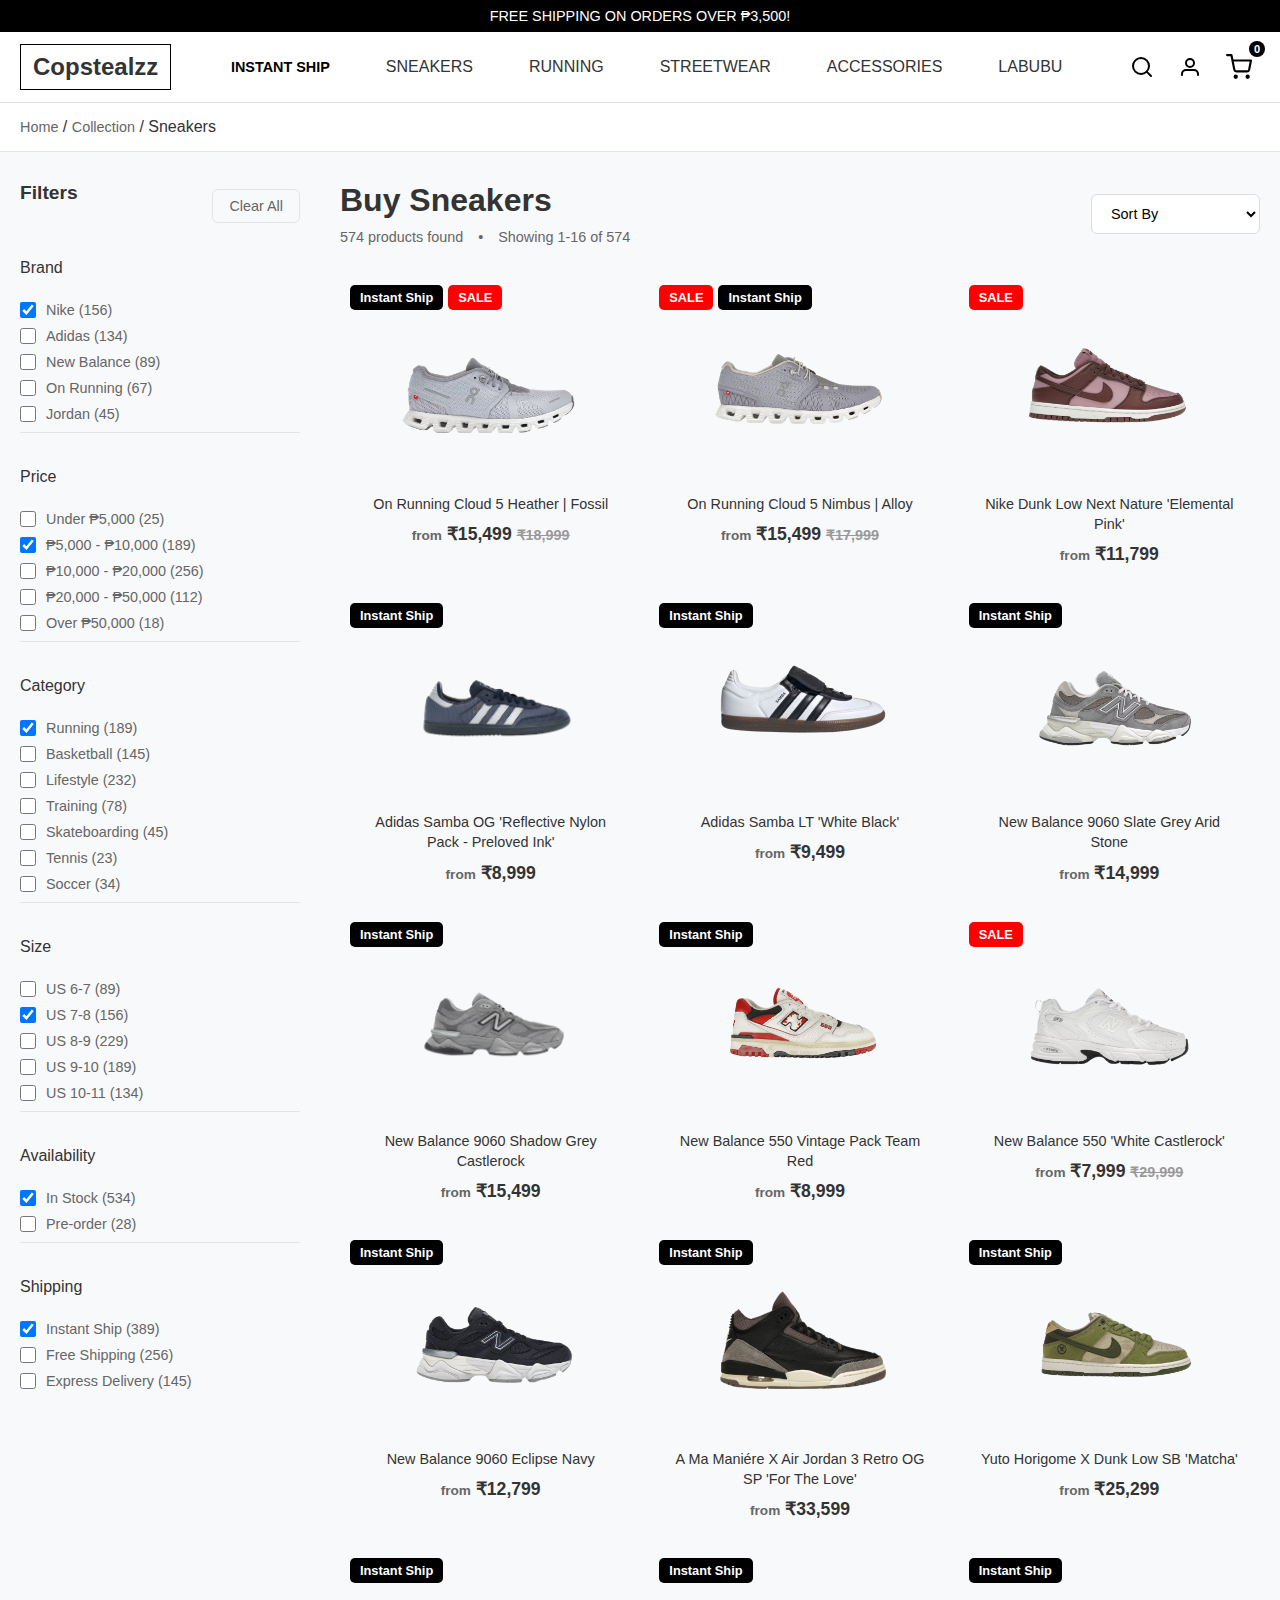
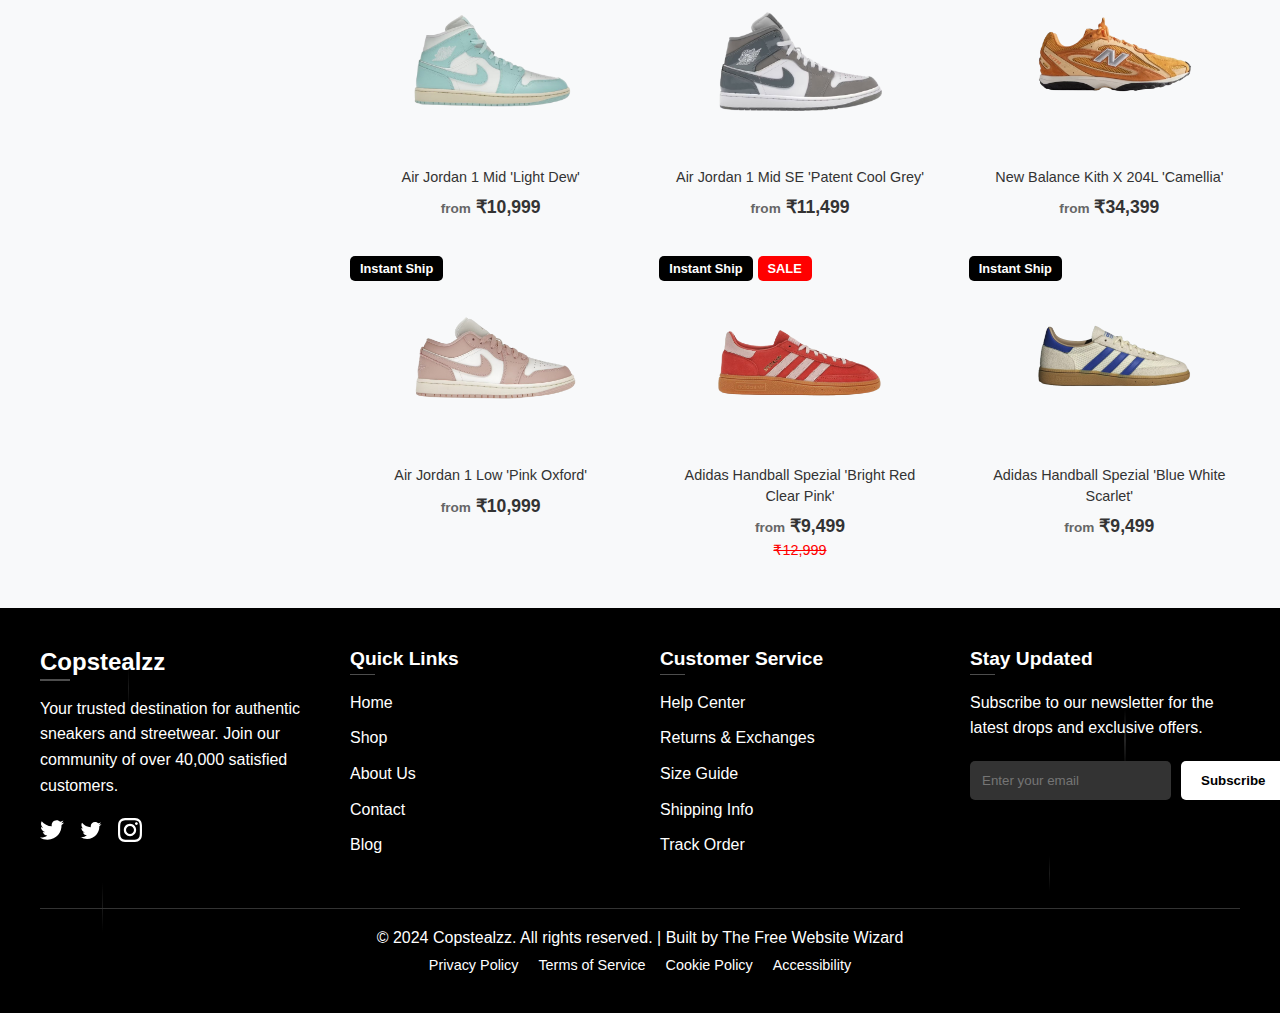
<file: sneakers-collection.html>
<!DOCTYPE html>
<html lang="en">
<head>
    <meta charset="UTF-8">
    <meta name="viewport" content="width=device-width, initial-scale=1.0">
    <title>Buy Sneakers - HYPE FLY India</title>
    <style>
        * {
            margin: 0;
            padding: 0;
            box-sizing: border-box;
        }
        
        body {
            font-family: -apple-system, BlinkMacSystemFont, 'Segoe UI', Roboto, sans-serif;
            background: #f8f9fa;
            color: #333;
        }
        
        /* Header Styles from index.html */
        .top-bar {
            background: black;
            color: white;
            text-align: center;
            padding: 8px 0;
            font-size: 0.9rem;
            font-weight: 500;
        }
        
        .main-header {
            background: white;
            border-bottom: 1px solid #e1e5e9;
            position: sticky;
            top: 0;
            z-index: 100;
        }
        
        .header-content {
            max-width: 1400px;
            margin: 0 auto;
            padding: 0 20px;
            display: flex;
            align-items: center;
            justify-content: space-between;
            height: 70px;
        }
        
        .logo-box {
            flex-shrink: 0;
        }
        
        .logo-main {
            font-size: 1.5rem;
            font-weight: bold;
            color: #333;
            text-decoration: none;
            border: 1px solid black;
            padding: 8px 12px;
            background: white;
            display: inline-block;
        }
        
        .main-navbar {
            flex: 1;
            display: flex;
            justify-content: center;
            align-items: center;
        }
        
        .nav-list {
            display: flex;
            list-style: none;
            margin: 0;
            padding: 0;
            gap: 30px;
            align-items: center;
            justify-content: center;
        }
        
        .nav-list > li > a {
            text-decoration: none;
            color: #333;
            font-weight: 500;
            transition: all 0.3s ease;
            padding: 8px 12px;
            border-radius: 6px;
            position: relative;
            border: 1px solid transparent;
        }
        
        .nav-list > li > a:hover {
            color: #1976d2;
            background-color: #f8f9fa;
            border-color: #e1e5e9;
            transform: translateY(-1px);
        }
        
        .nav-list > li > a.nav-bold {
            font-weight: 700;
            color: #000;
            text-transform: uppercase;
            font-size: 0.9rem;
        }
        
        /* Hide HOME link on desktop */
        .nav-list > li:first-child {
            display: none;
        }
        
        .nav-list > li > a.nav-link {
            text-decoration: none;
            color: #333;
            font-weight: 500;
            transition: all 0.3s ease;
            padding: 8px 12px;
            border-radius: 6px;
            position: relative;
            border: 1px solid transparent;
        }
        
        .nav-list > li > a.nav-link:hover {
            color: #1976d2;
            background-color: #f8f9fa;
            border-color: #e1e5e9;
            transform: translateY(-1px);
        }
        
        .nav-list > li > a.nav-link.active {
            color: #1976d2;
            background-color: #e3f2fd;
            border-color: #1976d2;
            font-weight: 600;
        }
        
        .nav-list > li > a:after {
            content: '';
            position: absolute;
            bottom: 0;
            left: 50%;
            width: 0;
            height: 2px;
            background: #1976d2;
            transition: all 0.3s ease;
            transform: translateX(-50%);
        }
        
        .nav-list > li > a:hover:after,
        .nav-list > li > a.active:after {
            width: 100%;
        }
        
        .nav-link {
            text-decoration: none;
            color: #333;
            font-weight: 500;
            transition: all 0.3s ease;
            padding: 8px 12px;
            border-radius: 6px;
            position: relative;
            border: 1px solid transparent;
        }
        
        .nav-link:hover {
            color: #1976d2;
            background-color: #f8f9fa;
            border-color: #e1e5e9;
            transform: translateY(-1px);
        }
        
        .nav-link.active {
            color: #1976d2;
            background-color: #e3f2fd;
            border-color: #1976d2;
            font-weight: 600;
        }
        
        .nav-link:after {
            content: '';
            position: absolute;
            bottom: 0;
            left: 50%;
            width: 0;
            height: 2px;
            background: #1976d2;
            transition: all 0.3s ease;
            transform: translateX(-50%);
        }
        
        .nav-link:hover:after,
        .nav-link.active:after {
            width: 100%;
        }
        
        .icon-btn {
            background: none;
            border: none;
            cursor: pointer;
            padding: 8px;
            border-radius: 8px;
            transition: all 0.3s ease;
            display: flex;
            align-items: center;
            justify-content: center;
            min-width: 40px;
            min-height: 40px;
        }
        
        .icon-btn:hover {
            background-color: #f3f4f6;
            transform: scale(1.05);
        }
        
        .header-icons {
            display: flex;
            align-items: center;
            gap: 8px;
            margin-left: auto;
            flex-shrink: 0;
        }
        
        .cart-btn {
            position: relative;
        }
        
        .cart-count {
            position: absolute;
            top: -5px;
            right: -5px;
            background: black;
            color: white;
            border-radius: 50%;
            width: 16px;
            height: 16px;
            display: flex;
            align-items: center;
            justify-content: center;
            font-size: 0.7rem;
            font-weight: bold;
        }
        
        /* Breadcrumb */
        .breadcrumb {
            background: white;
            border-bottom: 1px solid #e1e5e9;
            padding: 15px 0;
        }
        
        .breadcrumb-content {
            max-width: 1400px;
            margin: 0 auto;
            padding: 0 20px;
        }
        
        .breadcrumb a {
            color: #666;
            text-decoration: none;
            font-size: 0.9rem;
        }
        
        .breadcrumb a:hover {
            color: #333;
        }
        
        /* Main Content */
        .main-content {
            max-width: 1400px;
            margin: 0 auto;
            padding: 30px 20px;
            display: flex;
            gap: 40px;
        }
        
        /* Filters Sidebar */
        .filters-sidebar {
            width: 280px;
            flex-shrink: 0;
        }
        
        .filters-title {
            font-size: 1.2rem;
            font-weight: 600;
            margin-bottom: 25px;
            color: #333;
        }
        
        .filter-section {
            margin-bottom: 25px;
            border-bottom: 1px solid #e1e5e9;
            padding-bottom: 0px;
        }
        
        .filter-section:last-child {
            border-bottom: none;
        }
        
        .filter-header {
            display: flex;
            justify-content: space-between;
            align-items: center;
            cursor: pointer;
            padding: 10px 0;
            font-weight: 500;
            color: #333;
        }
        
        .filter-header:hover {
            color: #666;
        }
        
        .filter-content {
            margin-top: 15px;
            display: block;
        }
        
        .filter-content.show {
            display: block;
        }
        
        .filter-option {
            display: flex;
            align-items: center;
            gap: 10px;
            margin-bottom: 10px;
            cursor: pointer;
        }
        
        .filter-option input[type="checkbox"] {
            width: 16px;
            height: 16px;
        }
        
        .filter-option label {
            font-size: 0.9rem;
            color: #666;
            cursor: pointer;
        }
        
        /* Product Grid */
        .products-section {
            flex: 1;
        }
        
        .products-header {
            display: flex;
            justify-content: space-between;
            align-items: center;
            margin-bottom: 30px;
        }
        
        .page-title {
            font-size: 2rem;
            font-weight: 700;
            color: #333;
        }
        
        .sort-dropdown {
            padding: 10px 15px;
            border: 1px solid #ddd;
            border-radius: 6px;
            background: white;
            font-size: 0.9rem;
            cursor: pointer;
        }
        
        .products-grid {
            display: grid;
            grid-template-columns: repeat(auto-fill, minmax(280px, 1fr));
            gap: 8px;
        }
        
        .product-card {
            background: transparent;
            border-radius: 10px;
            padding: 20px;
            text-align: center;
            position: relative;
            transition: all 0.3s ease;
            cursor: pointer;
        }
        
        .product-card:hover {
            transform: translateY(-10px);
            background: rgba(255,255,255,0.05);
        }
        
        .product-image {
            width: 180px;
            height: 180px;
            object-fit: contain;
            border-radius: 8px;
            margin-bottom: 15px;
            transition: transform 0.3s ease;
        }
        
        .product-card:hover .product-image {
            transform: scale(1.05);
        }
        
        .product-labels {
            position: absolute;
            top: 10px;
            left: 10px;
            display: flex;
            gap: 5px;
        }
        
        .label {
            padding: 5px 10px;
            border-radius: 5px;
            font-size: 0.8rem;
            font-weight: bold;
            transition: all 0.3s ease;
        }
        
        .label-instant {
            background: black;
            color: white;
        }
        
        .label-instant:hover {
            background: #333;
        }
        
        .label-sale {
            background: #ff0000;
            color: white;
        }
        
        .label-sale:hover {
            background: #cc0000;
        }
        
        .label-free {
            background: #ffc107;
            color: #333;
        }
        
        .product-info {
            /* Removed padding since it's now handled by the card itself */
        }
        
        .product-title {
            font-size: 0.9rem;
            font-weight: 500;
            margin-bottom: 10px;
            line-height: 1.4;
            transition: color 0.3s ease;
        }
        
        .product-card:hover .product-title {
            color: #666;
        }
        
        .product-price {
            font-size: 1.1rem;
            font-weight: bold;
            color: #333;
            transition: color 0.3s ease;
        }
        
        .product-card:hover .product-price {
            color: #000;
        }
        
        .current-price {
            font-weight: 600;
            color: #333;
        }
        
        .original-price {
            color: #999;
            text-decoration: line-through;
            font-size: 0.9rem;
        }
        
        .price-from {
            color: #666;
            font-size: 0.85rem;
        }

        /* Mobile Responsiveness */
        @media (max-width: 768px) {
            /* Header adjustments */
            .header-content {
                padding: 0 15px;
                height: 60px;
                flex-direction: row;
                justify-content: space-between;
                align-items: center;
            }
            
            .logo-box {
                font-size: 1.2rem;
                min-width: 90px;
                padding: 6px 8px;
                flex-shrink: 0;
            }
            
            /* Show hamburger menu on mobile */
            .hamburger-menu {
                display: flex !important;
                margin-left: auto;
                margin-right: 12px;
            }
            
            /* Hide desktop navigation on mobile */
            .main-navbar {
                display: none;
            }
            
            .header-icons {
                margin-left: auto;
                flex-shrink: 0;
                display: flex;
                align-items: center;
                gap: 4px;
            }
            
            .icon-btn {
                padding: 6px;
                width: 32px;
                height: 32px;
                min-width: 32px;
                min-height: 32px;
            }
            
            /* Breadcrumb adjustments */
            .breadcrumb-content {
                padding: 0 15px;
            }
            
            /* Main content layout */
            .main-content {
                flex-direction: column;
                gap: 20px;
                padding: 20px 15px;
            }
            
            /* Filters sidebar */
            .filters-sidebar {
                width: 100%;
                order: 2; /* Move filters below products on mobile */
            }
            
            .filters-title {
                font-size: 1.1rem;
                margin-bottom: 20px;
            }
            
            /* Products grid */
            .products-grid {
                grid-template-columns: repeat(3, 1fr);
                gap: 10px;
                order: 1; /* Move products above filters on mobile */
            }
            
            .product-card {
                padding: 15px 10px;
            }
            
            .product-image {
                width: 120px;
                height: 120px;
                margin-bottom: 10px;
            }
            
            .product-title {
                font-size: 0.8rem;
                margin-bottom: 8px;
            }
            
            .product-price {
                font-size: 1rem;
            }
            
            .original-price {
                font-size: 0.8rem;
            }
            
            .price-from {
                font-size: 0.75rem;
            }
            
            /* Labels */
            .label {
                padding: 3px 8px;
                font-size: 0.7rem;
            }
            
            /* Footer adjustments */
            footer {
                padding: 30px 15px;
            }
            
            .footer-content {
                grid-template-columns: 1fr;
                gap: 30px;
            }
            
            .footer-section h3 {
                font-size: 1.1rem;
            }
            
            .footer-section p {
                font-size: 0.9rem;
            }
            
            /* Search modal adjustments */
            .search-content {
                width: 95%;
                max-width: 400px;
            }
            
            .search-content > div {
                padding: 30px 20px;
            }
            
            .search-input {
                padding: 14px 45px 14px 15px;
                font-size: 0.9rem;
            }
        }

        @media (max-width: 480px) {
            /* Extra small screens */
            .header-content {
                height: 55px;
            }
            
            .logo {
                font-size: 1.1rem;
            }
            
            .products-grid {
                grid-template-columns: repeat(2, 1fr);
                gap: 8px;
            }
            
            .product-card {
                padding: 10px 8px;
            }
            
            .product-image {
                width: 100px;
                height: 100px;
            }
            
            .product-title {
                font-size: 0.75rem;
                line-height: 1.3;
            }
            
            .product-price {
                font-size: 0.9rem;
            }
            
            .label {
                padding: 2px 6px;
                font-size: 0.65rem;
            }
            
            /* Footer links */
            .footer-bottom a {
                font-size: 0.8rem;
            }
        }
        
        /* Hamburger Menu Styles */
        .hamburger-menu {
            display: none;
            flex-direction: column;
            justify-content: space-around;
            width: 30px;
            height: 25px;
            background: transparent;
            border: none;
            cursor: pointer;
            padding: 0;
            z-index: 1001;
            position: relative;
            user-select: none;
            -webkit-user-select: none;
            -moz-user-select: none;
            -ms-user-select: none;
        }
        
        .hamburger-line {
            width: 100%;
            height: 3px;
            background-color: #000;
            border-radius: 2px;
            transition: all 0.3s ease;
            transform-origin: center;
        }
        
        .hamburger-menu.active .hamburger-line:nth-child(1) {
            transform: rotate(45deg) translate(5px, 5px);
        }
        
        .hamburger-menu.active .hamburger-line:nth-child(2) {
            opacity: 0;
        }
        
        .hamburger-menu.active .hamburger-line:nth-child(3) {
            transform: rotate(-45deg) translate(7px, -6px);
        }
        
        /* Mobile Navigation Styles */
        .mobile-nav {
            position: fixed;
            top: 0;
            left: -100%;
            width: 100%;
            height: 100vh;
            background: white;
            z-index: 2000;
            transition: left 0.3s ease;
            overflow-y: auto;
            display: block;
        }
        
        .mobile-nav.open {
            left: 0;
        }
        
        .mobile-nav-header {
            display: flex;
            justify-content: space-between;
            align-items: center;
            padding: 20px 24px;
            border-bottom: 1px solid #e5e7eb;
            background: white;
            position: sticky;
            top: 0;
            z-index: 1001;
        }
        
        .mobile-nav-title {
            font-size: 1.5rem;
            font-weight: 700;
            color: #000;
            letter-spacing: 0.05em;
        }
        
        .mobile-nav-close {
            background: none;
            border: none;
            cursor: pointer;
            padding: 8px;
            position: relative;
            width: 30px;
            height: 30px;
            display: flex;
            align-items: center;
            justify-content: center;
        }
        
        .close-line {
            position: absolute;
            width: 20px;
            height: 2px;
            background-color: #000;
            transition: all 0.3s ease;
        }
        
        .close-line:nth-child(1) {
            transform: rotate(45deg);
        }
        
        .close-line:nth-child(2) {
            transform: rotate(-45deg);
        }
        
        .mobile-nav-menu {
            padding: 20px 0;
        }
        
        .mobile-nav-list {
            list-style: none;
            margin: 0;
            padding: 0;
        }
        
        .mobile-nav-list li {
            border-bottom: 1px solid #f3f4f6;
        }
        
        .mobile-nav-link {
            display: block;
            padding: 16px 24px;
            text-decoration: none;
            color: #000;
            font-weight: 500;
            font-size: 1rem;
            transition: all 0.3s ease;
            text-transform: uppercase;
            letter-spacing: 0.5px;
        }
        
        .mobile-nav-link:hover {
            background-color: #f8f9fa;
            color: #1976d2;
        }
        
        .mobile-nav-link:active {
            background-color: #e3f2fd;
        }
        
        /* Mobile Navigation Overlay */
        .mobile-nav-overlay {
            position: fixed;
            top: 0;
            left: 0;
            width: 100%;
            height: 100%;
            background: rgba(0, 0, 0, 0.5);
            z-index: 999;
            opacity: 0;
            visibility: hidden;
            transition: all 0.3s ease;
        }
        
        .mobile-nav-overlay.show {
            opacity: 1;
            visibility: visible;
        }
        
        /* Ensure mobile navigation is always visible when open */
        @media (max-width: 768px) {
            .mobile-nav {
                display: block !important;
            }
            
            .mobile-nav.open {
                left: 0 !important;
                visibility: visible !important;
                opacity: 1 !important;
            }
            
            /* Ensure hamburger menu is always visible on mobile */
            .hamburger-menu {
                display: flex !important;
            }
            
            /* Hide desktop navigation on mobile */
            .main-navbar {
                display: none;
            }
        }
    </style>
</head>
<body>
    <!-- Header -->
    <header class="main-header">
        <div class="top-bar">
            FREE SHIPPING ON ORDERS OVER ₱3,500!
        </div>
        <div class="header-content">
            <div class="logo-box">
                <a href="index.html" class="logo-main">Copstealzz</a>
            </div>
            
            <!-- Hamburger Menu Button -->
            <button class="hamburger-menu" id="hamburgerMenu" aria-label="Toggle mobile menu">
                <span class="hamburger-line"></span>
                <span class="hamburger-line"></span>
                <span class="hamburger-line"></span>
            </button>
            
            <!-- Mobile Navigation Menu -->
            <div class="mobile-nav" id="mobileNav">
                <div class="mobile-nav-header">
                    <span class="mobile-nav-title">Copstealzz</span>
                    <button class="mobile-nav-close" id="mobileNavClose" aria-label="Close mobile menu">
                        <span class="close-line"></span>
                        <span class="close-line"></span>
                    </button>
                </div>
                <nav class="mobile-nav-menu">
                    <ul class="mobile-nav-list">
                        <li><a href="index.html" class="mobile-nav-link">Copstealzz</a></li>
                        <li><a href="sneakers-collection.html" class="mobile-nav-link">Sneakers</a></li>
                        <li><a href="running-collection.html" class="mobile-nav-link">Running</a></li>
                        <li><a href="streetwear-collection.html" class="mobile-nav-link">Streetwear</a></li>
                        <li><a href="accessories-collection.html" class="mobile-nav-link">Accessories</a></li>
                        <li><a href="labubu-collection.html" class="mobile-nav-link">Labubu</a></li>
                    </ul>
                </nav>
            </div>
            
            <nav class="main-navbar">
                <ul class="nav-list">
                    <li><a href="index.html" class="nav-bold">HOME (Copstealzz)</a></li>
                    <li><a href="#" class="nav-bold">INSTANT SHIP</a></li>
                    <li>
                        <a href="sneakers-collection.html" class="nav-link">SNEAKERS</a>
                    </li>
                    <li>
                        <a href="running-collection.html" class="nav-link">RUNNING</a>
                    </li>
                    <li>
                        <a href="streetwear-collection.html" class="nav-link">STREETWEAR</a>
                    </li>
                    <li>
                        <a href="accessories-collection.html" class="nav-link">ACCESSORIES</a>
                    </li>
                    <li><a href="labubu-collection.html" class="nav-link">LABUBU</a></li>
                </ul>
            </nav>
            <div class="header-icons">
                <button class="icon-btn search-btn" aria-label="Search" onclick="toggleSearchModal()">
                    <svg class="icon icon-header" width="24" height="24" fill="none" stroke="black" stroke-width="2" stroke-linecap="round" stroke-linejoin="round" viewBox="0 0 24 24"><circle cx="11" cy="11" r="8"/><line x1="21" y1="21" x2="16.65" y2="16.65"/></svg>
                </button>
                <button class="icon-btn user-btn" aria-label="User" onclick="toggleLoginModal()">
                    <svg class="icon icon-header" width="24" height="24" fill="none" stroke="black" stroke-width="2" stroke-linecap="round" stroke-linejoin="round" viewBox="0 0 24 24"><circle cx="12" cy="8" r="4"/><path d="M4 20v-1a4 4 0 0 1 4-4h8a4 4 0 0 1 4 4v1"/></svg>
                </button>
                <button class="icon-btn cart-btn" aria-label="Cart" onclick="toggleCart()">
                    <svg class="icon icon-header" width="26" height="26" fill="none" stroke="black" stroke-width="2" stroke-linecap="round" stroke-linejoin="round" viewBox="0 0 24 24"><circle cx="9" cy="21" r="1"/><circle cx="20" cy="21" r="1"/><path d="M1 1h4l2.68 13.39a2 2 0 0 0 2 1.61h9.72a2 2 0 0 0 2-1.61L23 6H6"/></svg>
                    <span class="cart-count" id="cartCount">0</span>
                </button>
            </div>
        </div>
    </header>

    <!-- Breadcrumb -->
    <div class="breadcrumb">
        <div class="breadcrumb-content">
            <a href="index.html">Home</a> / 
            <a href="#">Collection</a> / 
            <span style="color: #333;">Sneakers</span>
        </div>
    </div> 

    <!-- Main Content -->
    <div class="main-content">
        <!-- Filters Sidebar -->
        <aside class="filters-sidebar">
            <div style="display: flex; justify-content: space-between; align-items: center; margin-bottom: 20px;">
                <h2 class="filters-title">Filters</h2>
                <button class="clear-filters-btn" onclick="clearAllFilters()" style="background: #f8f9fa; border: 1px solid #e1e5e9; padding: 8px 16px; border-radius: 6px; font-size: 0.9rem; color: #666; cursor: pointer; transition: all 0.3s ease;" onmouseover="this.style.background='#e9ecef'; this.style.color='#333'" onmouseout="this.style.background='#f8f9fa'; this.style.color='#666'">Clear All</button>
            </div>
            
            <div class="filter-section">
                <div class="filter-header" onclick="toggleFilterSection(this)" style="cursor: pointer;">
                    <span>Brand</span>
                </div>
                <div class="filter-content">
                    <div class="filter-option">
                        <input type="checkbox" id="nike" checked onchange="handleBrandFilter('Nike', this.checked)">
                        <label for="nike">Nike (156)</label>
                    </div>
                    <div class="filter-option">
                        <input type="checkbox" id="adidas" onchange="handleBrandFilter('Adidas', this.checked)">
                        <label for="adidas">Adidas (134)</label>
                    </div>
                    <div class="filter-option">
                        <input type="checkbox" id="newbalance" onchange="handleBrandFilter('New Balance', this.checked)">
                        <label for="newbalance">New Balance (89)</label>
                    </div>
                    <div class="filter-option">
                        <input type="checkbox" id="onrunning" onchange="handleBrandFilter('On Running', this.checked)">
                        <label for="onrunning">On Running (67)</label>
                    </div>
                    <div class="filter-option">
                        <input type="checkbox" id="jordan" onchange="handleBrandFilter('Jordan', this.checked)">
                        <label for="jordan">Jordan (45)</label>
                    </div>
                </div>
            </div>
            
            <div class="filter-section">
                <div class="filter-header" onclick="toggleFilterSection(this)" style="cursor: pointer;">
                    <span>Price</span>
                </div>
                <div class="filter-content">
                    <div class="filter-option">
                        <input type="checkbox" id="price1" onchange="handlePriceFilter('Under ₱5,000', this.checked)">
                        <label for="price1">Under ₱5,000 (25)</label>
                    </div>
                    <div class="filter-option">
                        <input type="checkbox" id="price2" checked onchange="handlePriceFilter('₱5,000 - ₱10,000', this.checked)">
                        <label for="price2">₱5,000 - ₱10,000 (189)</label>
                    </div>
                    <div class="filter-option">
                        <input type="checkbox" id="price3" onchange="handlePriceFilter('₱10,000 - ₱20,000', this.checked)">
                        <label for="price3">₱10,000 - ₱20,000 (256)</label>
                    </div>
                    <div class="filter-option">
                        <input type="checkbox" id="price4" onchange="handlePriceFilter('₱20,000 - ₱50,000', this.checked)">
                        <label for="price4">₱20,000 - ₱50,000 (112)</label>
                    </div>
                    <div class="filter-option">
                        <input type="checkbox" id="price5" onchange="handlePriceFilter('Over ₱50,000', this.checked)">
                        <label for="price5">Over ₱50,000 (18)</label>
                    </div>
                </div>
            </div>
            
            <div class="filter-section">
                <div class="filter-header" onclick="toggleFilterSection(this)" style="cursor: pointer;">
                    <span>Category</span>
                </div>
                <div class="filter-content">
                    <div class="filter-option">
                        <input type="checkbox" id="cat1" checked onchange="handleCategoryFilter('Running', this.checked)">
                        <label for="cat1">Running (189)</label>
                    </div>
                    <div class="filter-option">
                        <input type="checkbox" id="cat2" onchange="handleCategoryFilter('Basketball', this.checked)">
                        <label for="cat2">Basketball (145)</label>
                    </div>
                    <div class="filter-option">
                        <input type="checkbox" id="cat3" onchange="handleCategoryFilter('Lifestyle', this.checked)">
                        <label for="cat3">Lifestyle (232)</label>
                    </div>
                    <div class="filter-option">
                        <input type="checkbox" id="cat4" onchange="handleCategoryFilter('Training', this.checked)">
                        <label for="cat4">Training (78)</label>
                    </div>
                    <div class="filter-option">
                        <input type="checkbox" id="cat5" onchange="handleCategoryFilter('Skateboarding', this.checked)">
                        <label for="cat5">Skateboarding (45)</label>
                    </div>
                    <div class="filter-option">
                        <input type="checkbox" id="cat6" onchange="handleCategoryFilter('Tennis', this.checked)">
                        <label for="cat6">Tennis (23)</label>
                    </div>
                    <div class="filter-option">
                        <input type="checkbox" id="cat7" onchange="handleCategoryFilter('Soccer', this.checked)">
                        <label for="cat7">Soccer (34)</label>
                    </div>
                </div>
            </div>
            
            <div class="filter-section">
                <div class="filter-header" onclick="toggleFilterSection(this)" style="cursor: pointer;">
                    <span>Size</span>
                </div>
                <div class="filter-content">
                    <div class="filter-option">
                        <input type="checkbox" id="size1" onchange="handleSizeFilter('US 6-7', this.checked)">
                        <label for="size1">US 6-7 (89)</label>
                    </div>
                    <div class="filter-option">
                        <input type="checkbox" id="size2" checked onchange="handleSizeFilter('US 7-8', this.checked)">
                        <label for="size2">US 7-8 (156)</label>
                    </div>
                    <div class="filter-option">
                        <input type="checkbox" id="size3" onchange="handleSizeFilter('US 8-9', this.checked)">
                        <label for="size3">US 8-9 (229)</label>
                    </div>
                    <div class="filter-option">
                        <input type="checkbox" id="size4" onchange="handleSizeFilter('US 9-10', this.checked)">
                        <label for="size4">US 9-10 (189)</label>
                    </div>
                    <div class="filter-option">
                        <input type="checkbox" id="size5" onchange="handleSizeFilter('US 10-11', this.checked)">
                        <label for="size5">US 10-11 (134)</label>
                    </div>
                </div>
            </div>
            
            <div class="filter-section">
                <div class="filter-header" onclick="toggleFilterSection(this)" style="cursor: pointer;">
                    <span>Availability</span>
                </div>
                <div class="filter-content">
                    <div class="filter-option">
                        <input type="checkbox" id="avail1" checked onchange="handleAvailabilityFilter('In Stock', this.checked)">
                        <label for="avail1">In Stock (534)</label>
                    </div>
                    <div class="filter-option">
                        <input type="checkbox" id="avail2" onchange="handleAvailabilityFilter('Pre-order', this.checked)">
                        <label for="avail2">Pre-order (28)</label>
                    </div>

                </div>
            </div>
            
            <div class="filter-section">
                <div class="filter-header" onclick="toggleFilterSection(this)" style="cursor: pointer;">
                    <span>Shipping</span>
                </div>
                <div class="filter-content">
                    <div class="filter-option">
                        <input type="checkbox" id="ship1" checked onchange="handleShippingFilter('Instant Ship', this.checked)">
                        <label for="ship1">Instant Ship (389)</label>
                    </div>
                    <div class="filter-option">
                        <input type="checkbox" id="ship2" onchange="handleShippingFilter('Free Shipping', this.checked)">
                        <label for="ship2">Free Shipping (256)</label>
                    </div>
                    <div class="filter-option">
                        <input type="checkbox" id="ship3" onchange="handleShippingFilter('Express Delivery', this.checked)">
                        <label for="ship3">Express Delivery (145)</label>
                    </div>
                </div>
            </div>
        </aside>

        <!-- Products Section -->
        <main class="products-section">
            <div class="products-header">
                <div style="display: flex; flex-direction: column; gap: 10px;">
                    <h1 class="page-title">Buy Sneakers</h1>
                    <div style="display: flex; align-items: center; gap: 15px; font-size: 0.9rem; color: #666;">
                        <span id="productCount">574 products found</span>
                        <span>•</span>
                        <span id="productRange">Showing 1-16 of 574</span>
                    </div>
                </div>
                <select class="sort-dropdown" onchange="sortProducts(this.value)">
                    <option>Sort By</option>
                    <option>Price: Low to High</option>
                    <option>Price: High to Low</option>
                    <option>Newest First</option>
                    <option>Most Popular</option>
                    <option>Best Rated</option>
                </select>
            </div>

            <div class="products-grid">
                <!-- Product 1 -->
                <div class="product-card" onmouseover="this.style.transform='translateY(-10px)'; this.style.background='rgba(255,255,255,0.05)'" onmouseout="this.style.transform='translateY(0)'; this.style.background='transparent'">
                    <div class="product-labels">
                        <span class="label label-instant" onmouseover="this.style.background='#333'" onmouseout="this.style.background='black'">Instant Ship</span>
                        <span class="label label-sale" onmouseover="this.style.background='#cc0000'" onmouseout="this.style.background='#ff0000'">SALE</span>
                    </div>
                    <img src="images/oncloud5-heather.jpg" alt="On Running Cloud 5 Heather" class="product-image" onmouseover="this.style.transform='scale(1.05)'" onmouseout="this.style.transform='scale(1)'">
                    <div class="product-info">
                        <h3 class="product-title" onmouseover="this.style.color='#666'" onmouseout="this.style.color='inherit'">On Running Cloud 5 Heather | Fossil</h3>
                        <div class="product-price" onmouseover="this.style.color='#000'" onmouseout="this.style.color='#333'">
                            <span class="price-from">from</span>
                            <span class="current-price">₹15,499</span>
                            <span class="original-price">₹18,999</span>
                        </div>
                    </div>
                </div>

                <!-- Product 2 -->
                <div class="product-card" onmouseover="this.style.transform='translateY(-10px)'; this.style.background='rgba(255,255,255,0.05)'" onmouseout="this.style.transform='translateY(0)'; this.style.background='transparent'">
                    <div class="product-labels">
                        <span class="label label-sale" onmouseover="this.style.background='#cc0000'" onmouseout="this.style.background='#ff0000'">SALE</span>
                        <span class="label label-instant" onmouseover="this.style.background='#333'" onmouseout="this.style.background='black'">Instant Ship</span>
                    </div>
                    <img src="images/oncloud5-nimbus.jpg" alt="On Running Cloud 5 Nimbus" class="product-image" onmouseover="this.style.transform='scale(1.05)'" onmouseout="this.style.transform='scale(1)'">
                    <div class="product-info">
                        <h3 class="product-title" onmouseover="this.style.color='#666'" onmouseout="this.style.color='inherit'">On Running Cloud 5 Nimbus | Alloy</h3>
                        <div class="product-price" onmouseover="this.style.color='#000'" onmouseout="this.style.color='#333'">
                            <span class="price-from">from</span>
                            <span class="current-price">₹15,499</span>
                            <span class="original-price">₹17,999</span>
                        </div>
                    </div>
                </div>

                <!-- Product 3 -->
                <div class="product-card" onmouseover="this.style.transform='translateY(-10px)'; this.style.background='rgba(255,255,255,0.05)'" onmouseout="this.style.transform='translateY(0)'; this.style.background='transparent'">
                    <div class="product-labels">
                        <span class="label label-sale" onmouseover="this.style.background='#cc0000'" onmouseout="this.style.background='#ff0000'">SALE</span>
                    </div>
                    <img src="images/nike-dunk-low-pink.jpg" alt="Nike Dunk Low Pink" class="product-image" onmouseover="this.style.transform='scale(1.05)'" onmouseout="this.style.transform='scale(1)'">
                    <div class="product-info">
                        <h3 class="product-title" onmouseover="this.style.color='#666'" onmouseout="this.style.color='inherit'">Nike Dunk Low Next Nature 'Elemental Pink'</h3>
                        <div class="product-price" onmouseover="this.style.color='#000'" onmouseout="this.style.color='#333'">
                            <span class="price-from">from</span>
                            <span class="current-price">₹11,799</span>
                        </div>
                    </div>
                </div>

                <!-- Product 4 -->
                <div class="product-card" onmouseover="this.style.transform='translateY(-10px)'; this.style.background='rgba(255,255,255,0.05)'" onmouseout="this.style.transform='translateY(0)'; this.style.background='transparent'">
                    <div class="product-labels">
                        <span class="label label-instant" onmouseover="this.style.background='#333'" onmouseout="this.style.background='black'">Instant Ship</span>
                    </div>
                    <img src="images/adidas-samba-navy.jpg" alt="Adidas Samba OG Navy" class="product-image" onmouseover="this.style.transform='scale(1.05)'" onmouseout="this.style.transform='scale(1)'">
                    <div class="product-info">
                        <h3 class="product-title" onmouseover="this.style.color='#666'" onmouseout="this.style.color='inherit'">Adidas Samba OG 'Reflective Nylon Pack - Preloved Ink'</h3>
                        <div class="product-price" onmouseover="this.style.color='#000'" onmouseout="this.style.color='#333'">
                            <span class="price-from">from</span>
                            <span class="current-price">₹8,999</span>
                        </div>
                    </div>
                </div>

                <!-- Product 5 -->
                <div class="product-card" onmouseover="this.style.transform='translateY(-10px)'; this.style.background='rgba(255,255,255,0.05)'" onmouseout="this.style.transform='translateY(0)'; this.style.background='transparent'">
                    <div class="product-labels">
                        <span class="label label-instant" onmouseover="this.style.background='#333'" onmouseout="this.style.background='black'">Instant Ship</span>
                    </div>
                    <img src="images/adidas-samba-lt.jpg" alt="Adidas Samba LT" class="product-image" onmouseover="this.style.transform='scale(1.05)'" onmouseout="this.style.transform='scale(1)'">
                    <div class="product-info">
                        <h3 class="product-title" onmouseover="this.style.color='#666'" onmouseout="this.style.color='inherit'">Adidas Samba LT 'White Black'</h3>
                        <div class="product-price" onmouseover="this.style.color='#000'" onmouseout="this.style.color='#333'">
                            <span class="price-from">from</span>
                            <span class="current-price">₹9,499</span>
                        </div>
                    </div>
                </div>

                <!-- Product 6 -->
                <div class="product-card" onmouseover="this.style.transform='translateY(-10px)'; this.style.background='rgba(255,255,255,0.05)'" onmouseout="this.style.transform='translateY(0)'; this.style.background='transparent'">
                    <div class="product-labels">
                        <span class="label label-instant" onmouseover="this.style.background='#333'" onmouseout="this.style.background='black'">Instant Ship</span>
                    </div>
                    <img src="images/nb9060-slate.jpg" alt="New Balance 9060 Slate" class="product-image" onmouseover="this.style.transform='scale(1.05)'" onmouseout="this.style.transform='scale(1)'">
                    <div class="product-info">
                        <h3 class="product-title" onmouseover="this.style.color='#666'" onmouseout="this.style.color='inherit'">New Balance 9060 Slate Grey Arid Stone</h3>
                        <div class="product-price" onmouseover="this.style.color='#000'" onmouseout="this.style.color='#333'">
                            <span class="price-from">from</span>
                            <span class="current-price">₹14,999</span>
                        </div>
                    </div>
                </div>

                <!-- Product 7 -->
                <div class="product-card" onmouseover="this.style.transform='translateY(-10px)'; this.style.background='rgba(255,255,255,0.05)'" onmouseout="this.style.transform='translateY(0)'; this.style.background='transparent'">
                    <div class="product-labels">
                        <span class="label label-instant" onmouseover="this.style.background='#333'" onmouseout="this.style.background='black'">Instant Ship</span>
                    </div>
                    <img src="images/nb9060-shadow.jpg" alt="New Balance 9060 Shadow" class="product-image" onmouseover="this.style.transform='scale(1.05)'" onmouseout="this.style.transform='scale(1)'">
                    <div class="product-info">
                        <h3 class="product-title" onmouseover="this.style.color='#666'" onmouseout="this.style.color='inherit'">New Balance 9060 Shadow Grey Castlerock</h3>
                        <div class="product-price" onmouseover="this.style.color='#000'" onmouseout="this.style.color='#333'">
                            <span class="price-from">from</span>
                            <span class="current-price">₹15,499</span>
                        </div>
                    </div>
                </div>

                <!-- Product 8 -->
                <div class="product-card" onmouseover="this.style.transform='translateY(-10px)'; this.style.background='rgba(255,255,255,0.05)'" onmouseout="this.style.transform='translateY(0)'; this.style.background='transparent'">
                    <div class="product-labels">
                        <span class="label label-instant" onmouseover="this.style.background='#333'" onmouseout="this.style.background='black'">Instant Ship</span>
                    </div>
                    <img src="images/nb550-red.jpg" alt="New Balance 550 Red" class="product-image" onmouseover="this.style.transform='scale(1.05)'" onmouseout="this.style.transform='scale(1)'">
                    <div class="product-info">
                        <h3 class="product-title" onmouseover="this.style.color='#666'" onmouseout="this.style.color='inherit'">New Balance 550 Vintage Pack Team Red</h3>
                        <div class="product-price" onmouseover="this.style.color='#000'" onmouseout="this.style.color='#333'">
                            <span class="price-from">from</span>
                            <span class="current-price">₹8,999</span>
                        </div>
                    </div>
                </div>

                <!-- Product 9 -->
                <div class="product-card" onmouseover="this.style.transform='translateY(-10px)'; this.style.background='rgba(255,255,255,0.05)'" onmouseout="this.style.transform='translateY(0)'; this.style.background='transparent'">
                    <div class="product-labels">
                        <span class="label label-sale" onmouseover="this.style.background='#cc0000'" onmouseout="this.style.background='#ff0000'">SALE</span>
                    </div>
                    <img src="images/nb550-white.jpg" alt="New Balance 550 White" class="product-image" onmouseover="this.style.transform='scale(1.05)'" onmouseout="this.style.transform='scale(1)'">
                    <div class="product-info">
                        <h3 class="product-title" onmouseover="this.style.color='#666'" onmouseout="this.style.color='inherit'">New Balance 550 'White Castlerock'</h3>
                        <div class="product-price" onmouseover="this.style.color='#000'" onmouseout="this.style.color='#333'">
                            <span class="price-from">from</span>
                            <span class="current-price">₹7,999</span>
                            <span class="original-price">₹29,999</span>
                        </div>
                    </div>
                </div>

                <!-- Product 10 -->
                <div class="product-card" onmouseover="this.style.transform='translateY(-10px)'; this.style.background='rgba(255,255,255,0.05)'" onmouseout="this.style.transform='translateY(0)'; this.style.background='transparent'">
                    <div class="product-labels">
                        <span class="label label-instant" onmouseover="this.style.background='#333'" onmouseout="this.style.background='black'">Instant Ship</span>
                    </div>
                    <img src="images/nb9060-eclipse.jpg" alt="New Balance 9060 Eclipse" class="product-image" onmouseover="this.style.transform='scale(1.05)'" onmouseout="this.style.transform='scale(1)'">
                    <div class="product-info">
                        <h3 class="product-title" onmouseover="this.style.color='#666'" onmouseout="this.style.color='inherit'">New Balance 9060 Eclipse Navy</h3>
                        <div class="product-price" onmouseover="this.style.color='#000'" onmouseout="this.style.color='#333'">
                            <span class="price-from">from</span>
                            <span class="current-price">₹12,799</span>
                        </div>
                    </div>
                </div>

                <!-- Product 11 -->
                <div class="product-card" onmouseover="this.style.transform='translateY(-10px)'; this.style.background='rgba(255,255,255,0.05)'" onmouseout="this.style.transform='translateY(0)'; this.style.background='transparent'">
                    <div class="product-labels">
                        <span class="label label-instant" onmouseover="this.style.background='#333'" onmouseout="this.style.background='black'">Instant Ship</span>
                    </div>
                    <img src="images/jordan3-amaniere.jpg" alt="Jordan 3 A Ma Maniere" class="product-image" onmouseover="this.style.transform='scale(1.05)'" onmouseout="this.style.transform='scale(1)'">
                    <div class="product-info">
                        <h3 class="product-title" onmouseover="this.style.color='#666'" onmouseout="this.style.color='inherit'">A Ma Maniére X Air Jordan 3 Retro OG SP 'For The Love'</h3>
                        <div class="product-price" onmouseover="this.style.color='#000'" onmouseout="this.style.color='#333'">
                            <span class="price-from">from</span>
                            <span class="current-price">₹33,599</span>
                        </div>
                    </div>
                </div>

                <!-- Product 12 -->
                <div class="product-card" onmouseover="this.style.transform='translateY(-10px)'; this.style.background='rgba(255,255,255,0.05)'" onmouseout="this.style.transform='translateY(0)'; this.style.background='transparent'">
                    <div class="product-labels">
                        <span class="label label-instant" onmouseover="this.style.background='#333'" onmouseout="this.style.background='black'">Instant Ship</span>
                    </div>
                    <img src="images/dunk-sb-matcha.jpg" alt="Dunk SB Matcha" class="product-image" onmouseover="this.style.transform='scale(1.05)'" onmouseout="this.style.transform='scale(1)'">
                    <div class="product-info">
                        <h3 class="product-title" onmouseover="this.style.color='#666'" onmouseout="this.style.color='inherit'">Yuto Horigome X Dunk Low SB 'Matcha'</h3>
                        <div class="product-price" onmouseover="this.style.color='#000'" onmouseout="this.style.color='#333'">
                            <span class="price-from">from</span>
                            <span class="current-price">₹25,299</span>
                        </div>
                    </div>
                </div>

                <!-- Product 13 -->
                <div class="product-card" onmouseover="this.style.transform='translateY(-10px)'; this.style.background='rgba(255,255,255,0.05)'" onmouseout="this.style.transform='translateY(0)'; this.style.background='transparent'">
                    <div class="product-labels">
                        <span class="label label-instant" onmouseover="this.style.background='#333'" onmouseout="this.style.background='black'">Instant Ship</span>
                    </div>
                    <img src="images/jordan1-mid-lightdew.jpg" alt="Jordan 1 Mid Light Dew" class="product-image" onmouseover="this.style.transform='scale(1.05)'" onmouseout="this.style.transform='scale(1)'">
                    <div class="product-info">
                        <h3 class="product-title" onmouseover="this.style.color='#666'" onmouseout="this.style.color='inherit'">Air Jordan 1 Mid 'Light Dew'</h3>
                        <div class="product-price" onmouseover="this.style.color='#000'" onmouseout="this.style.color='#333'">
                            <span class="price-from">from</span>
                            <span class="current-price">₹10,999</span>
                        </div>
                    </div>
                </div>

                <!-- Product 14 -->
                <div class="product-card" onmouseover="this.style.transform='translateY(-10px)'; this.style.background='rgba(255,255,255,0.05)'" onmouseout="this.style.transform='translateY(0)'; this.style.background='transparent'">
                    <div class="product-labels">
                        <span class="label label-instant" onmouseover="this.style.background='#333'" onmouseout="this.style.background='black'">Instant Ship</span>
                    </div>
                    <img src="images/jordan1-mid-patent.jpg" alt="Jordan 1 Mid Patent" class="product-image" onmouseover="this.style.transform='scale(1.05)'" onmouseout="this.style.transform='scale(1)'">
                    <div class="product-info">
                        <h3 class="product-title" onmouseover="this.style.color='#666'" onmouseout="this.style.color='inherit'">Air Jordan 1 Mid SE 'Patent Cool Grey'</h3>
                        <div class="product-price" onmouseover="this.style.color='#000'" onmouseout="this.style.color='#333'">
                            <span class="price-from">from</span>
                            <span class="current-price">₹11,499</span>
                        </div>
                    </div>
                </div>

                <!-- Product 15 -->
                <div class="product-card" onmouseover="this.style.transform='translateY(-10px)'; this.style.background='rgba(255,255,255,0.05)'" onmouseout="this.style.transform='translateY(0)'; this.style.background='transparent'">
                    <div class="product-labels">
                        <span class="label label-instant" onmouseover="this.style.background='#333'" onmouseout="this.style.background='black'">Instant Ship</span>
                    </div>
                    <img src="images/nb-kith-camellia.jpg" alt="New Balance Kith Camellia" class="product-image" onmouseover="this.style.transform='scale(1.05)'" onmouseout="this.style.transform='scale(1)'">
                    <div class="product-info">
                        <h3 class="product-title" onmouseover="this.style.color='#666'" onmouseout="this.style.color='inherit'">New Balance Kith X 204L 'Camellia'</h3>
                        <div class="product-price" onmouseover="this.style.color='#000'" onmouseout="this.style.color='#333'">
                            <span class="price-from">from</span>
                            <span class="current-price">₹34,399</span>
                        </div>
                    </div>
                </div>

                <!-- Product 16 -->
                <div class="product-card" onmouseover="this.style.transform='translateY(-10px)'; this.style.background='rgba(255,255,255,0.05)'" onmouseout="this.style.transform='translateY(0)'; this.style.background='transparent'">
                    <div class="product-labels">
                        <span class="label label-instant" onmouseover="this.style.background='#333'" onmouseout="this.style.background='black'">Instant Ship</span>
                    </div>
                    <img src="images/jordan1-low-pink.jpg" alt="Jordan 1 Low Pink" class="product-image" onmouseover="this.style.transform='scale(1.05)'" onmouseout="this.style.transform='scale(1)'">
                    <div class="product-info">
                        <h3 class="product-title" onmouseover="this.style.color='#666'" onmouseout="this.style.color='inherit'">Air Jordan 1 Low 'Pink Oxford'</h3>
                        <div class="product-price" onmouseover="this.style.color='#000'" onmouseout="this.style.color='#333'">
                            <span class="price-from">from</span>
                            <span class="current-price">₹10,999</span>
                        </div>
                    </div>
                </div>

                <!-- Product 17 - Adidas Handball Spezial Red -->
                <div class="product-card" onmouseover="this.style.transform='translateY(-10px)'; this.style.background='rgba(255,255,255,0.05)'" onmouseout="this.style.transform='translateY(0)'; this.style.background='transparent'">
                    <div class="product-labels">
                        <span class="label label-instant" onmouseover="this.style.background='#333'" onmouseout="this.style.background='black'">Instant Ship</span>
                        <span class="label label-sale" onmouseover="this.style.background='#cc0000'" onmouseout="this.style.background='#ff0000'">SALE</span>
                    </div>
                    <img src="images/adidas-handball-red.jpg" alt="Adidas Handball Spezial Red" class="product-image" onmouseover="this.style.transform='scale(1.05)'" onmouseout="this.style.transform='scale(1)'">
                    <div class="product-info">
                        <h3 class="product-title" onmouseover="this.style.color='#666'" onmouseout="this.style.color='inherit'">Adidas Handball Spezial 'Bright Red Clear Pink'</h3>
                        <div class="product-price" onmouseover="this.style.color='#000'" onmouseout="this.style.color='#333'">
                            <span class="price-from">from</span>
                            <span class="current-price">₹9,499</span>
                        </div>
                        <div class="product-original-price" style="font-size: 0.9rem; color: #ff0000; text-decoration: line-through; margin-top: 5px;">₹12,999</div>
                    </div>
                </div>

                <!-- Product 18 - Adidas Handball Spezial Blue -->
                <div class="product-card" onmouseover="this.style.transform='translateY(-10px)'; this.style.background='rgba(255,255,255,0.05)'" onmouseout="this.style.transform='translateY(0)'; this.style.background='transparent'">
                    <div class="product-labels">
                        <span class="label label-instant" onmouseover="this.style.background='#333'" onmouseout="this.style.background='black'">Instant Ship</span>
                    </div>
                    <img src="images/adidas-handball-blue.jpg" alt="Adidas Handball Spezial Blue" class="product-image" onmouseover="this.style.transform='scale(1.05)'" onmouseout="this.style.transform='scale(1)'">
                    <div class="product-info">
                        <h3 class="product-title" onmouseover="this.style.color='#666'" onmouseout="this.style.color='inherit'">Adidas Handball Spezial 'Blue White Scarlet'</h3>
                        <div class="product-price" onmouseover="this.style.color='#000'" onmouseout="this.style.color='#333'">
                            <span class="price-from">from</span>
                            <span class="current-price">₹9,499</span>
                        </div>
                    </div>
                </div>
            </div>
        </main>
    </div>

    <!-- Footer -->
    <footer style="background: #000; color: white; padding: 40px 20px; position: relative;">
        <!-- Decorative Lines -->
        <div class="decorative-lines" style="position: absolute; top: 0; left: 0; right: 0; bottom: 0; pointer-events: none; z-index: 1;">
            <div class="line line-1" style="position: absolute; top: 15%; left: 10%; width: 1px; height: 40px; background: linear-gradient(to bottom, transparent, rgba(255,255,255,0.1), transparent);"></div>
            <div class="line line-2" style="position: absolute; top: 25%; right: 12%; width: 2px; height: 60px; background: linear-gradient(to bottom, transparent, rgba(255,255,255,0.15), transparent);"></div>
            <div class="line line-3" style="position: absolute; bottom: 20%; left: 8%; width: 1px; height: 50px; background: linear-gradient(to bottom, transparent, rgba(255,255,255,0.1), transparent);"></div>
            <div class="line line-4" style="position: absolute; bottom: 30%; right: 18%; width: 1px; height: 35px; background: linear-gradient(to bottom, transparent, rgba(255,255,255,0.1), transparent);"></div>
        </div>
        
        <div style="max-width: 1200px; margin: 0 auto; position: relative; z-index: 2;">
            <!-- Footer Top -->
            <div style="display: grid; grid-template-columns: repeat(auto-fit, minmax(250px, 1fr)); gap: 40px; margin-bottom: 40px;">
                <!-- Company Info -->
                <div>
                                            <h3 style="font-size: 1.5rem; font-weight: bold; margin-bottom: 20px; position: relative;">
                        Copstealzz
                        <div style="position: absolute; bottom: -5px; left: 0; width: 30px; height: 2px; background: rgba(255,255,255,0.3);"></div>
                    </h3>
                    <p style="line-height: 1.6; margin-bottom: 20px;">Your trusted destination for authentic sneakers and streetwear. Join our community of over 40,000 satisfied customers.</p>
                    <div style="display: flex; gap: 15px;">
                        <a href="#" style="color: white; text-decoration: none;">
                            <svg width="24" height="24" viewBox="0 0 24 24" fill="currentColor">
                                <path d="M24 4.557c-.883.392-1.832.656-2.828.775 1.017-.609 1.798-1.574 2.165-2.724-.951.564-2.005.974-3.127 1.195-.897-.957-2.178-1.555-3.594-1.555-3.179 0-5.515 2.966-4.797 6.045-4.091-.205-7.719-2.165-10.148-5.144-1.29 2.213-.669 5.108 1.523 6.574-.806-.026-1.566-.247-2.229-.616-.054 2.281 1.581 4.415 3.949 4.89-.693.188-1.452.232-2.224.084.626 1.956 2.444 3.379 4.6 3.419-2.07 1.623-4.678 2.348-7.29 2.04 2.179 1.397 4.768 2.212 7.548 2.212 9.142 0 14.307-7.721 13.995-14.646.962-.695 1.797-1.562 2.457-2.549z"/>
                            </svg>
                        </a>
                        <a href="#" style="color: white; text-decoration: none;">
                            <svg width="24" height="24" viewBox="0 0 24 24" fill="currentColor">
                                <path d="M22.46 6c-.77.35-1.6.58-2.46.69.88-.53 1.56-1.37 1.88-2.38-.83.5-1.75.85-2.72 1.05C18.37 4.5 17.26 4 16 4c-2.35 0-4.27 1.92-4.27 4.29 0 .34.04.67.11.98C8.28 9.09 5.11 7.38 3 4.79c-.37.63-.58 1.37-.58 2.15 0 1.49.75 2.81 1.91 3.56-.71 0-1.37-.2-1.95-.5v.03c0 2.08 1.48 3.82 3.44 4.21a4.22 4.22 0 0 1-1.93.07 4.28 4.28 0 0 0 4 2.98 8.521 8.521 0 0 1-5.33 1.84c-.34 0-.68-.02-1.02-.06C3.44 20.29 5.7 21 8.12 21 16 21 20.33 14.46 20.33 8.79c0-.19 0-.37-.01-.56.84-.6 1.56-1.36 2.14-2.23z"/>
                            </svg>
                        </a>
                        <a href="#" style="color: white; text-decoration: none;">
                            <svg width="24" height="24" viewBox="0 0 24 24" fill="currentColor">
                                <path d="M12 2.163c3.204 0 3.584.012 4.85.07 3.252.148 4.771 1.691 4.919 4.919.058 1.265.069 1.645.069 4.849 0 3.205-.012 3.584-.069 4.849-.149 3.225-1.664 4.771-4.919 4.919-1.266.058-1.644.07-4.85.07-3.204 0-3.584-.012-4.849-.07-3.26-.149-4.771-1.699-4.919-4.92-.058-1.265-.07-1.644-.07-4.849 0-3.204.013-3.583.07-4.849.149-3.227 1.664-4.771 4.919-4.919 1.266-.057 1.645-.069 4.849-.069zm0-2.163c-3.259 0-3.667.014-4.947.072-4.358.2-6.78 2.618-6.98 6.98-.059 1.281-.073 1.689-.073 4.948 0 3.259.014 3.668.072 4.948.2 4.358 2.618 6.78 6.98 6.98 1.281.058 1.689.072 4.948.072 3.259 0 3.668-.014 4.948-.072 4.354-.2 6.782-2.618 6.979-6.98.059-1.28.073-1.689.073-4.948 0-3.259-.014-3.667-.072-4.947-.196-4.354-2.617-6.78-6.979-6.98-1.281-.059-1.69-.073-4.949-.073zm0 5.838c-3.403 0-6.162 2.759-6.162 6.162s2.759 6.163 6.162 6.163 6.162-2.759 6.162-6.163c0-3.403-2.759-6.162-6.162-6.162zm0 10.162c-2.209 0-4-1.79-4-4 0-2.209 1.791-4 4-4s4 1.791 4 4c0 2.21-1.791 4-4 4zm6.406-11.845c-.796 0-1.441.645-1.441 1.44s.645 1.44 1.441 1.44c.795 0 1.439-.645 1.439-1.44s-.644-1.44-1.439-1.44z"/>
                            </svg>
                        </a>
                    </div>
                </div>

                <!-- Quick Links -->
                <div>
                    <h4 style="font-size: 1.2rem; font-weight: bold; margin-bottom: 20px; position: relative;">
                        Quick Links
                        <div style="position: absolute; bottom: -5px; left: 0; width: 25px; height: 1px; background: rgba(255,255,255,0.3);"></div>
                    </h4>
                    <ul style="list-style: none; padding: 0;">
                        <li style="margin-bottom: 10px;"><a href="#" style="color: white; text-decoration: none; line-height: 1.6;">Home</a></li>
                        <li style="margin-bottom: 10px;"><a href="#" style="color: white; text-decoration: none; line-height: 1.6;">Shop</a></li>
                        <li style="margin-bottom: 10px;"><a href="#" style="color: white; text-decoration: none; line-height: 1.6;">About Us</a></li>
                        <li style="margin-bottom: 10px;"><a href="#" style="color: white; text-decoration: none; line-height: 1.6;">Contact</a></li>
                        <li style="margin-bottom: 10px;"><a href="#" style="color: white; text-decoration: none; line-height: 1.6;">Blog</a></li>
                    </ul>
                </div>

                <!-- Customer Service -->
                <div>
                    <h4 style="font-size: 1.2rem; font-weight: bold; margin-bottom: 20px; position: relative;">
                        Customer Service
                        <div style="position: absolute; bottom: -5px; left: 0; width: 25px; height: 1px; background: rgba(255,255,255,0.3);"></div>
                    </h4>
                    <ul style="list-style: none; padding: 0;">
                        <li style="margin-bottom: 10px;"><a href="#" style="color: white; text-decoration: none; line-height: 1.6;">Help Center</a></li>
                        <li style="margin-bottom: 10px;"><a href="#" style="color: white; text-decoration: none; line-height: 1.6;">Returns & Exchanges</a></li>
                        <li style="margin-bottom: 10px;"><a href="#" style="color: white; text-decoration: none; line-height: 1.6;">Size Guide</a></li>
                        <li style="margin-bottom: 10px;"><a href="#" style="color: white; text-decoration: none; line-height: 1.6;">Shipping Info</a></li>
                        <li style="margin-bottom: 10px;"><a href="#" style="color: white; text-decoration: none; line-height: 1.6;">Track Order</a></li>
                    </ul>
                </div>

                <!-- Newsletter -->
                <div>
                    <h4 style="font-size: 1.2rem; font-weight: bold; margin-bottom: 20px; position: relative;">
                        Stay Updated
                        <div style="position: absolute; bottom: -5px; left: 0; width: 25px; height: 1px; background: rgba(255,255,255,0.3);"></div>
                    </h4>
                    <p style="line-height: 1.6; margin-bottom: 20px;">Subscribe to our newsletter for the latest drops and exclusive offers.</p>
                    <div style="display: flex; gap: 10px;">
                        <input type="email" placeholder="Enter your email" style="flex: 1; padding: 12px; border: none; border-radius: 5px; background: #333; color: white;">
                        <button style="padding: 12px 20px; background: white; color: black; border: none; border-radius: 5px; font-weight: bold; cursor: pointer;">Subscribe</button>
                    </div>
                </div>
            </div>

            <!-- Footer Bottom -->
            <div style="border-top: 1px solid #333; padding-top: 20px; text-align: center;">
                <p style="margin-bottom: 10px;">© 2024 Copstealzz. All rights reserved. | Built by The Free Website Wizard</p>
                <div style="display: flex; justify-content: center; gap: 20px; flex-wrap: wrap;">
                    <a href="#" style="color: white; text-decoration: none; font-size: 0.9rem;">Privacy Policy</a>
                    <a href="#" style="color: white; text-decoration: none; font-size: 0.9rem;">Terms of Service</a>
                    <a href="#" style="color: white; text-decoration: none; font-size: 0.9rem;">Cookie Policy</a>
                    <a href="#" style="color: white; text-decoration: none; font-size: 0.9rem;">Accessibility</a>
                </div>
            </div>
        </div>
    </footer>

    <!-- Search Modal -->
    <div class="search-overlay" id="searchOverlay" style="position: fixed; top: 0; left: 0; width: 100%; height: 100%; background: rgba(0,0,0,0.8); backdrop-filter: blur(10px); z-index: 1002; display: none;" onclick="toggleSearchModal()"></div>
    <div class="search-modal" id="searchModal" style="position: fixed; top: 0; left: 0; width: 100%; height: 100%; background: rgba(0,0,0,0.8); backdrop-filter: blur(10px); z-index: 1003; display: none; align-items: center; justify-content: center;">
        <div class="search-content" style="background: linear-gradient(135deg, #1a1a1a 0%, #2d2d2d 100%); border-radius: 16px; width: 500px; max-width: 90%; max-height: 80%; position: relative; box-shadow: 0 25px 60px rgba(0,0,0,0.5), 0 0 0 1px rgba(255,255,255,0.1); overflow-y: auto; border: 1px solid rgba(255,255,255,0.1);">
            <!-- Close Button -->
            <button onclick="toggleSearchModal()" style="position: absolute; top: 20px; right: 25px; background: rgba(255,255,255,0.1); color: #fff; border: 1px solid rgba(255,255,255,0.2); border-radius: 50%; width: 35px; height: 35px; cursor: pointer; font-size: 1.2rem; display: flex; align-items: center; justify-content: center; font-weight: bold; transition: all 0.3s ease; z-index: 10; backdrop-filter: blur(10px);" onmouseover="this.style.background='rgba(255,255,255,0.2)'; this.style.transform='scale(1.1)'" onmouseout="this.style.background='rgba(255,255,255,0.1)'; this.style.transform='scale(1)'">×</button>
            
            <!-- Search Content -->
            <div style="padding: 50px 35px;">
                <!-- Title -->
                <h3 style="text-align: center; margin-bottom: 30px; font-size: 1.4rem; color: #fff; font-weight: 700; letter-spacing: 1px; text-transform: uppercase;">FIND YOUR STYLE</h3>
                
                <!-- Search Input -->
                <div style="position: relative; margin-bottom: 30px;">
                    <input type="text" class="search-input" placeholder="Search for kicks, gear, accessories..." style="width: 100%; padding: 16px 50px 16px 20px; border: 2px solid #333; border-radius: 8px; font-size: 1rem; box-sizing: border-box; background: rgba(0,0,0,0.8); color: #fff; transition: all 0.3s ease; outline: none; backdrop-filter: blur(10px);" onfocus="this.style.borderColor='#ff6b35'; this.style.boxShadow='0 0 0 3px rgba(255,107,53,0.2)'" onblur="this.style.borderColor='#333'; this.style.boxShadow='none'" oninput="handleSearch(this.value)">
                    <div style="position: absolute; right: 18px; top: 50%; transform: translateY(-50%); color: #ff6b35;">
                        <svg width="20" height="20" fill="none" stroke="currentColor" stroke-width="2.5" stroke-linecap="round" stroke-linejoin="round" viewBox="0 0 24 24"><circle cx="11" cy="11" r="8"/><line x1="21" y1="21" x2="16.65" y2="16.65"/></svg>
                    </div>
                </div>
                
                <!-- Search Results -->
                <div id="searchResults" style="margin-bottom: 30px; display: none;">
                    <h4 style="margin-bottom: 18px; font-size: 0.95rem; color: #ccc; font-weight: 600; display: flex; align-items: center; gap: 8px; text-transform: uppercase; letter-spacing: 0.5px;">
                        <svg width="16" height="16" fill="none" stroke="currentColor" stroke-width="2" viewBox="0 0 24 24"><polyline points="9,11 12,14 22,4"/></svg>
                        Search Results
                    </h4>
                    <div id="searchResultsList" style="display: flex; flex-direction: column; gap: 10px;">
                        <!-- Search results will be populated here -->
                    </div>
                </div>
                
                <!-- Quick Filters -->
                <div style="margin-bottom: 30px;">
                    <h4 style="margin-bottom: 18px; font-size: 0.95rem; color: #ccc; font-weight: 600; display: flex; align-items: center; gap: 8px; text-transform: uppercase; letter-spacing: 0.5px;">
                        <svg width="16" height="16" fill="none" stroke="currentColor" stroke-width="2" viewBox="0 0 24 24"><polygon points="22,3 2,3 10,12.46 10,19 14,21 14,12.46 22,3"/></svg>
                        Categories
                    </h4>
                    <div style="display: flex; flex-wrap: wrap; gap: 10px;">
                        <button style="padding: 12px 18px; background: linear-gradient(135deg, #ff6b35 0%, #f7931e 100%); border: none; border-radius: 8px; font-size: 0.9rem; cursor: pointer; transition: all 0.3s ease; color: white; font-weight: 600; box-shadow: 0 4px 15px rgba(255,107,53,0.3); text-transform: uppercase; letter-spacing: 0.5px;" onmouseover="this.style.transform='translateY(-2px)'; this.style.boxShadow='0 6px 20px rgba(255,107,53,0.4)'" onmouseout="this.style.transform='translateY(0)'; this.style.boxShadow='0 4px 15px rgba(255,107,53,0.3)'">🔥 Kicks</button>
                        <button style="padding: 12px 18px; background: linear-gradient(135deg, #667eea 0%, #764ba2 100%); border: none; border-radius: 8px; font-size: 0.9rem; cursor: pointer; transition: all 0.3s ease; color: white; font-weight: 600; box-shadow: 0 4px 15px rgba(102,126,234,0.3); text-transform: uppercase; letter-spacing: 0.5px;" onmouseover="this.style.transform='translateY(-2px)'; this.style.boxShadow='0 6px 20px rgba(102,126,234,0.4)'" onmouseout="this.style.transform='translateY(0)'; this.style.boxShadow='0 4px 15px rgba(102,126,234,0.3)'">🏃‍♂️ Running</button>
                        <button style="padding: 12px 18px; background: linear-gradient(135deg, #000 0%, #333 100%); border: 1px solid #444; border-radius: 8px; font-size: 0.9rem; cursor: pointer; transition: all 0.3s ease; color: white; font-weight: 600; box-shadow: 0 4px 15px rgba(0,0,0,0.3); text-transform: uppercase; letter-spacing: 0.5px;" onmouseover="this.style.transform='translateY(-2px)'; this.style.boxShadow='0 6px 20px rgba(0,0,0,0.4)'" onmouseout="this.style.transform='translateY(0)'; this.style.boxShadow='0 4px 15px rgba(0,0,0,0.3)'">👕 Streetwear</button>
                        <button style="padding: 12px 18px; background: linear-gradient(135deg, #43e97b 0%, #38f9d7 100%); border: none; border-radius: 8px; font-size: 0.9rem; cursor: pointer; transition: all 0.3s ease; color: white; font-weight: 600; box-shadow: 0 4px 15px rgba(67,233,123,0.3); text-transform: uppercase; letter-spacing: 0.5px;" onmouseover="this.style.transform='translateY(-2px)'; this.style.boxShadow='0 6px 20px rgba(67,233,123,0.4)'" onmouseout="this.style.transform='translateY(0)'; this.style.boxShadow='0 4px 15px rgba(67,233,123,0.3)'">💪 Gym</button>
                        <button style="padding: 12px 18px; background: linear-gradient(135deg, #fa709a 0%, #fee140 100%); border: none; border-radius: 8px; font-size: 0.9rem; cursor: pointer; transition: all 0.3s ease; color: white; font-weight: 600; box-shadow: 0 4px 15px rgba(250,112,154,0.3); text-transform: uppercase; letter-spacing: 0.5px;" onmouseover="this.style.transform='translateY(-2px)'; this.style.boxShadow='0 6px 20px rgba(250,112,154,0.4)'" onmouseout="this.style.transform='translateY(0)'; this.style.boxShadow='0 4px 15px rgba(250,112,154,0.3)'">💎 Accessories</button>
                    </div>
                </div>
                
                <!-- Recent Searches -->
                <div>
                    <h4 style="margin-bottom: 18px; font-size: 0.95rem; color: #ccc; font-weight: 600; display: flex; align-items: center; gap: 8px; text-transform: uppercase; letter-spacing: 0.5px;">
                        <svg width="16" height="16" fill="none" stroke="currentColor" stroke-width="2" viewBox="0 0 24 24"><circle cx="12" cy="12" r="10"/><polyline points="12,6 12,12 16,14"/></svg>
                        Recent
                    </h4>
                    <div style="display: flex; flex-direction: column; gap: 10px;">
                        <div style="padding: 12px 16px; background: rgba(255,255,255,0.05); border-radius: 8px; font-size: 0.9rem; color: #fff; cursor: pointer; transition: all 0.3s ease; border: 1px solid rgba(255,255,255,0.1); backdrop-filter: blur(10px);" onmouseover="this.style.background='rgba(255,255,255,0.1)'; this.style.transform='translateX(5px)'; this.style.boxShadow='0 4px 15px rgba(0,0,0,0.3)'" onmouseout="this.style.background='rgba(255,255,255,0.05)'; this.style.transform='translateX(0)'; this.style.boxShadow='none'">
                            <span style="font-weight: 600;">Nike Air Max</span>
                            <span style="float: right; color: #888; font-size: 0.8rem;">2h ago</span>
                        </div>
                        <div style="padding: 12px 16px; background: rgba(255,255,255,0.05); border-radius: 8px; font-size: 0.9rem; color: #fff; cursor: pointer; transition: all 0.3s ease; border: 1px solid rgba(255,255,255,0.1); backdrop-filter: blur(10px);" onmouseover="this.style.background='rgba(255,255,255,0.1)'; this.style.transform='translateX(5px)'; this.style.boxShadow='0 4px 15px rgba(0,0,0,0.3)'" onmouseout="this.style.background='rgba(255,255,255,0.05)'; this.style.transform='translateX(0)'; this.style.boxShadow='none'">
                            <span style="font-weight: 600;">Supreme Box Logo</span>
                            <span style="float: right; color: #888; font-size: 0.8rem;">1d ago</span>
                        </div>
                        <div style="padding: 12px 16px; background: rgba(255,255,255,0.05); border-radius: 8px; font-size: 0.9rem; color: #fff; cursor: pointer; transition: all 0.3s ease; border: 1px solid rgba(255,255,255,0.1); backdrop-filter: blur(10px);" onmouseover="this.style.background='rgba(255,255,255,0.1)'; this.style.transform='translateX(5px)'; this.style.boxShadow='0 4px 15px rgba(0,0,0,0.3)'" onmouseout="this.style.background='rgba(255,255,255,0.05)'; this.style.transform='translateX(0)'; this.style.boxShadow='none'">
                            <span style="font-weight: 600;">Adidas Ultraboost</span>
                            <span style="float: right; color: #888; font-size: 0.8rem;">3d ago</span>
                        </div>
                    </div>
                </div>
            </div>
        </div>
    </div>

    <script>
        // Product data for navigation
        const productData = {
            categories: {
                'SNEAKERS': ['oncloud5-heather.jpg', 'oncloud5-nimbus.jpg', 'nike-dunk-low-pink.jpg', 'adidas-samba-navy.jpg', 'adidas-samba-lt.jpg', 'nb9060-slate.jpg', 'nb9060-shadow.jpg', 'nb550-red.jpg', 'nb550-white.jpg', 'nb9060-eclipse.jpg', 'jordan3-amaniere.jpg', 'dunk-sb-matcha.jpg', 'jordan1-mid-lightdew.jpg', 'jordan1-mid-patent.jpg', 'nb-kith-camellia.jpg', 'jordan1-low-pink.jpg', 'adidas-handball-red.jpg', 'adidas-handball-blue.jpg'],
                'RUNNING': ['oncloud5-heather.jpg', 'oncloud5-nimbus.jpg'],
                'STREETWEAR': ['nike-dunk-low-pink.jpg', 'adidas-samba-navy.jpg', 'adidas-samba-lt.jpg', 'nb9060-slate.jpg', 'nb9060-shadow.jpg', 'nb550-red.jpg', 'nb550-white.jpg', 'nb9060-eclipse.jpg', 'jordan3-amaniere.jpg', 'dunk-sb-matcha.jpg', 'jordan1-mid-lightdew.jpg', 'jordan1-mid-patent.jpg', 'nb-kith-camellia.jpg', 'jordan1-low-pink.jpg', 'adidas-handball-red.jpg', 'adidas-handball-blue.jpg'],
                'ACTIVEWEAR': [],
                'ACCESSORIES': [],
                'WHOOP': [],
                'LABUBU': []
            },
            brands: {
                'Nike': ['nike-dunk-low-pink.jpg', 'jordan3-amaniere.jpg', 'dunk-sb-matcha.jpg', 'jordan1-mid-lightdew.jpg', 'jordan1-mid-patent.jpg', 'jordan1-low-pink.jpg'],
                'Adidas': ['adidas-samba-navy.jpg', 'adidas-samba-lt.jpg', 'adidas-handball-red.jpg', 'adidas-handball-blue.jpg'],
                'New Balance': ['nb9060-slate.jpg', 'nb9060-shadow.jpg', 'nb550-red.jpg', 'nb550-white.jpg', 'nb9060-eclipse.jpg', 'nb-kith-camellia.jpg'],
                'Jordan': ['jordan3-amaniere.jpg', 'jordan1-mid-lightdew.jpg', 'jordan1-mid-patent.jpg', 'jordan1-low-pink.jpg'],
                'On Running': ['oncloud5-heather.jpg', 'oncloud5-nimbus.jpg']
            }
        };

        // Navigation functions
        function navigateToCategory(category) {
            // Update active state
            updateActiveNavLink(event.target);
            
            // Update breadcrumb
            updateBreadcrumb(category);
            
            // Update page title
            updatePageTitle(category);
            
            // Filter products based on category
            const products = productData.categories[category] || [];
            if (products.length === 0) {
                showComingSoon(category);
            } else {
                filterProductsByCategory(category);
            }
        }

        function navigateToBrand(brand) {
            // Update active state
            updateActiveNavLink(event.target);
            
            // Update breadcrumb
            updateBreadcrumb(brand);
            
            // Update page title
            updatePageTitle(brand);
            
            // Filter products based on brand
            const products = productData.brands[brand] || [];
            if (products.length === 0) {
                showComingSoon(brand);
            } else {
                filterProductsByBrand(brand);
            }
        }

        function updateActiveNavLink(clickedLink) {
            // Remove active class from all nav links
            document.querySelectorAll('.nav-link').forEach(link => {
                link.classList.remove('active');
            });
            
            // Add active class to clicked link
            clickedLink.classList.add('active');
        }

        function updateBreadcrumb(item) {
            const breadcrumbContent = document.querySelector('.breadcrumb-content');
            breadcrumbContent.innerHTML = `
                <a href="index.html">Home</a> / 
                <a href="#">Collection</a> / 
                <span style="color: #333;">${item}</span>
            `;
        }

        function updatePageTitle(title) {
            const pageTitle = document.querySelector('.page-title');
            pageTitle.textContent = title;
        }

        function showComingSoon(item) {
            const productsGrid = document.querySelector('.products-grid');
            const productsHeader = document.querySelector('.products-header');
            
            // Update product count
            const productCount = document.getElementById('productCount');
            const productRange = document.getElementById('productRange');
            productCount.textContent = '0 products found';
            productRange.textContent = 'No products available';
            
            // Show no products message
            productsGrid.innerHTML = `
                <div style="grid-column: 1 / -1; text-align: center; padding: 60px 20px; background: white; border-radius: 12px; box-shadow: 0 4px 20px rgba(0,0,0,0.1);">
                    <div style="font-size: 4rem; margin-bottom: 20px;">🔍</div>
                    <h2 style="font-size: 1.8rem; font-weight: 600; color: #333; margin-bottom: 15px;">No Products Found</h2>
                    <p style="font-size: 1.1rem; color: #666; line-height: 1.6; max-width: 500px; margin: 0 auto;">
                        No products match your current filter criteria. 
                        Try adjusting your filters to see more results.
                    </p>
                    <div style="margin-top: 30px;">
                        <button onclick="clearAllFilters()" style="padding: 12px 24px; background: #333; color: white; border: none; border-radius: 6px; font-weight: 500; cursor: pointer; transition: all 0.3s ease;" onmouseover="this.style.background='#555'" onmouseout="this.style.background='#333'">
                            Clear Filters
                        </button>
                    </div>
                </div>
            `;
        }

        function filterProductsByCategory(category) {
            const products = productData.categories[category] || [];
            const productsGrid = document.querySelector('.products-grid');
            const productCount = document.getElementById('productCount');
            const productRange = document.getElementById('productRange');
            
            // Update product count
            productCount.textContent = `${products.length} products found`;
            productRange.textContent = `Showing 1-${Math.min(products.length, 16)} of ${products.length}`;
            
            // Show all products for now (in a real implementation, you'd filter based on the category)
            // For demo purposes, we'll show all products when a category is selected
            showAllProducts();
        }

        function filterProductsByBrand(brand) {
            const products = productData.brands[brand] || [];
            const productsGrid = document.querySelector('.products-grid');
            const productCount = document.getElementById('productCount');
            const productRange = document.getElementById('productRange');
            
            // Update product count
            productCount.textContent = `${products.length} products found`;
            productRange.textContent = `Showing 1-${Math.min(products.length, 16)} of ${products.length}`;
            
            // Show all products for now (in a real implementation, you'd filter based on the brand)
            // For demo purposes, we'll show all products when a brand is selected
            showAllProducts();
        }

        function showAllProducts() {
            // This function would restore the original product grid
            // For now, we'll just update the counts to show all products
            const productCount = document.getElementById('productCount');
            const productRange = document.getElementById('productRange');
            productCount.textContent = '574 products found';
            productRange.textContent = 'Showing 1-16 of 574';
        }

        // Mobile menu toggle function
        function toggleMobileMenu() {
            const nav = document.querySelector('.nav');
            nav.classList.toggle('show');
        }

        // Search Modal Toggle Function
        function toggleSearchModal() {
            const searchModal = document.getElementById('searchModal');
            const searchOverlay = document.getElementById('searchOverlay');
            
            if (searchModal.style.display === 'flex') {
                // Close modal
                searchModal.style.display = 'none';
                searchOverlay.style.display = 'none';
            } else {
                // Open modal
                searchModal.style.display = 'flex';
                searchOverlay.style.display = 'block';
                // Focus on search input
                const searchInput = searchModal.querySelector('.search-input');
                if (searchInput) {
                    searchInput.focus();
                }
            }
        }
        
        // Filter Dropdown Toggle Function
        function toggleFilterDropdown(header) {
            const content = header.nextElementSibling;
            content.classList.toggle('show');
            
            // Rotate chevron icon
            const chevron = header.querySelector('svg');
            if (chevron) {
                chevron.style.transform = content.classList.contains('show') ? 'rotate(180deg)' : 'rotate(0deg)';
            }
        }
        
        // Initialize filter dropdowns
        document.addEventListener('DOMContentLoaded', function() {
            const filterHeaders = document.querySelectorAll('.filter-header');
            
            filterHeaders.forEach(header => {
                header.addEventListener('click', function() {
                    toggleFilterDropdown(this);
                });
            });
        });
    </script>
    <script src="script.js"></script>
</body>
</html>
</file>
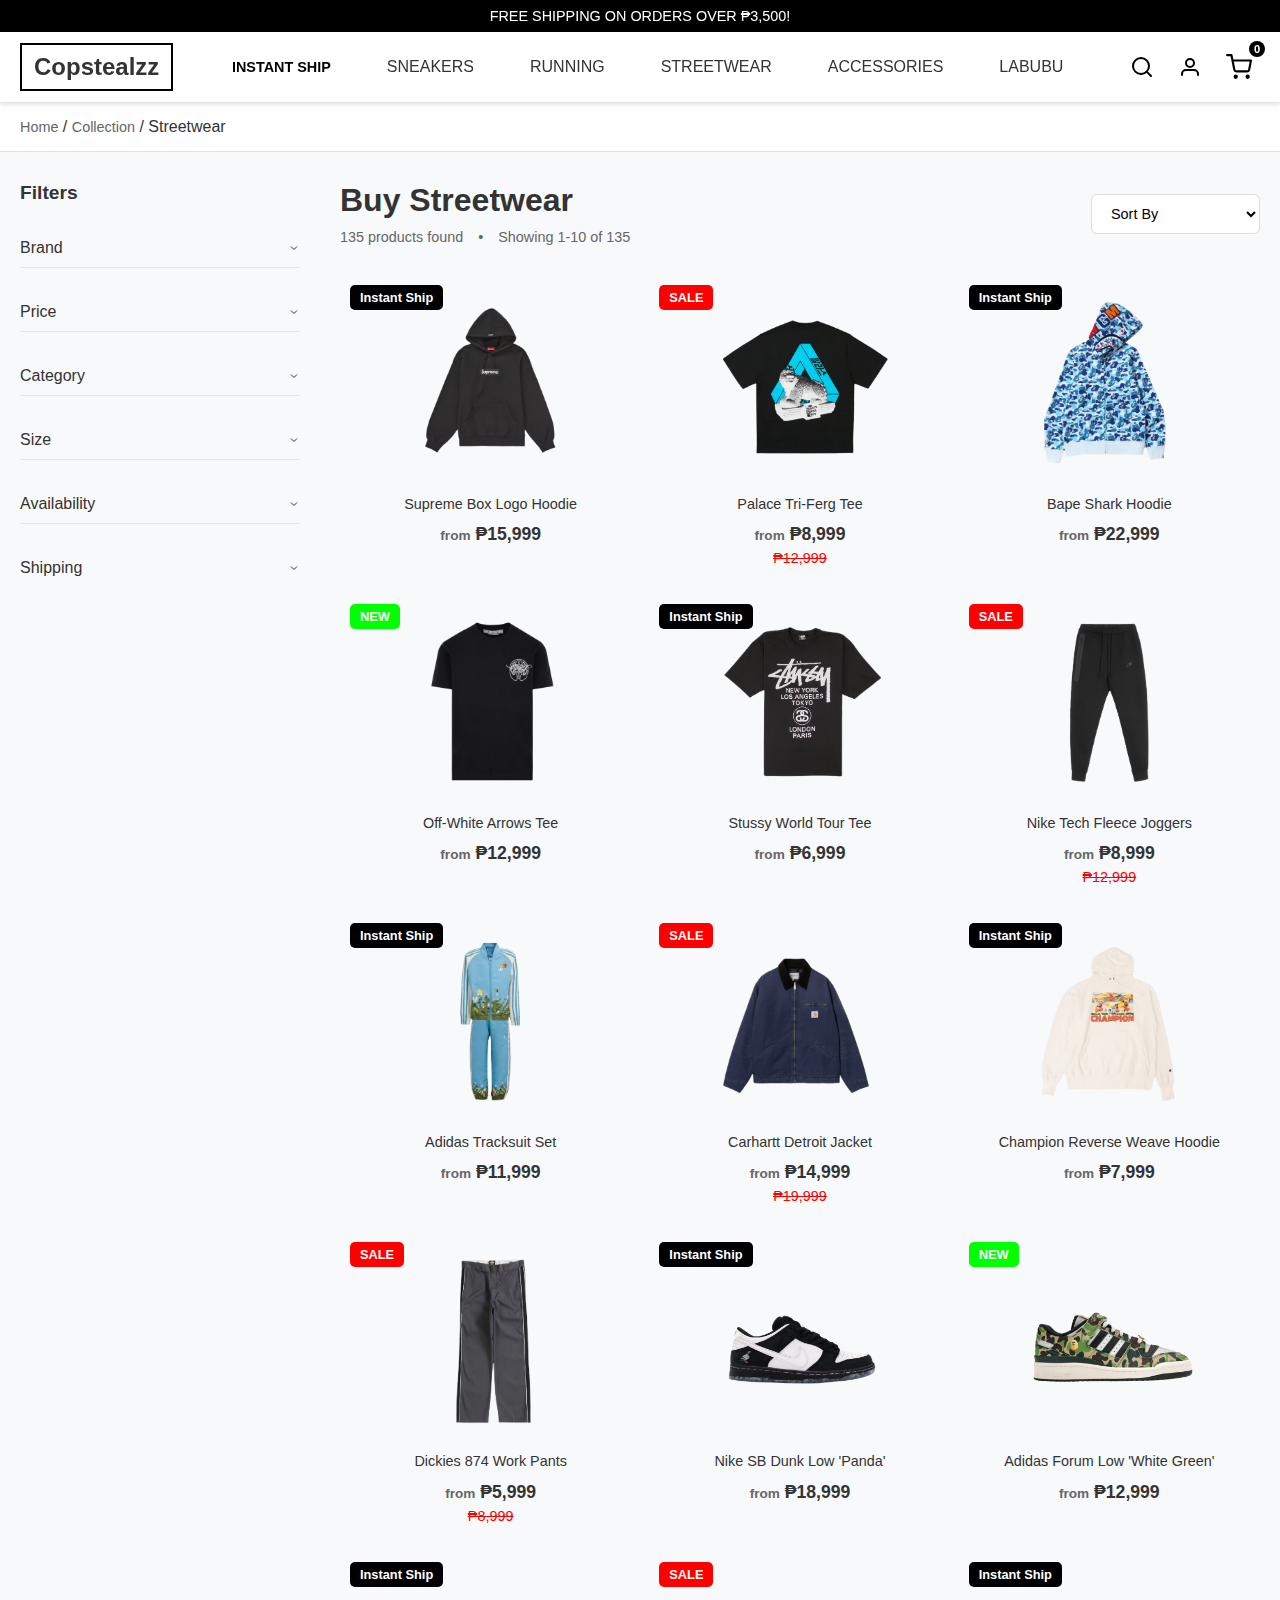
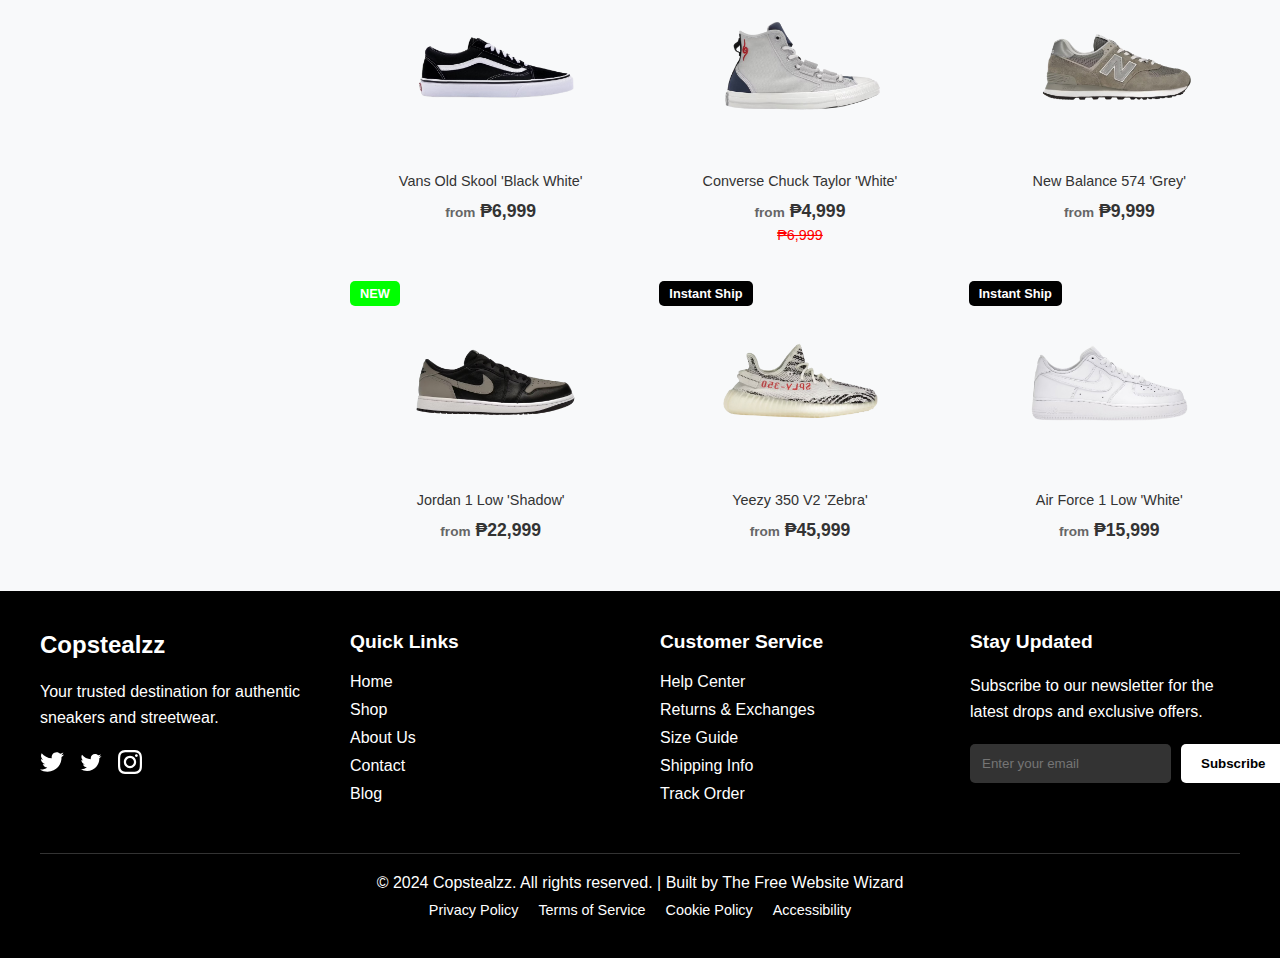
<file: streetwear-collection.html>
<!DOCTYPE html>
<html lang="en">
<head>
    <meta charset="UTF-8">
    <meta name="viewport" content="width=device-width, initial-scale=1.0">
    <title>Buy Streetwear - HYPE FLY India</title>
    <style>
        * {
            margin: 0;
            padding: 0;
            box-sizing: border-box;
        }
        
        body {
            font-family: -apple-system, BlinkMacSystemFont, 'Segoe UI', Roboto, sans-serif;
            background: #f8f9fa;
            color: #333;
        }
        
        /* Header Styles from index.html */
        .top-bar {
            background: black;
            color: white;
            text-align: center;
            padding: 8px 0;
            font-size: 0.9rem;
            font-weight: 500;
        }
        
        .main-header {
            background: white;
            border-bottom: 1px solid #e1e5e9;
            position: sticky;
            top: 0;
            z-index: 100;
            box-shadow: 0 2px 4px rgba(0,0,0,0.1);
        }
        
        .header-content {
            max-width: 1400px;
            margin: 0 auto;
            padding: 0 20px;
            display: flex;
            align-items: center;
            justify-content: space-between;
            height: 70px;
        }
        
        .logo-box {
            flex-shrink: 0;
        }
        
        .logo-main {
            font-size: 1.5rem;
            font-weight: bold;
            color: #333;
            text-decoration: none;
            border: 2px solid black;
            padding: 8px 12px;
            background: white;
            display: inline-block;
            transition: all 0.3s ease;
        }
        
        .logo-main:hover {
            background: #f8f9fa;
            transform: translateY(-1px);
        }
        
        .main-navbar {
            flex: 1;
            display: flex;
            justify-content: center;
            align-items: center;
        }
        
        .nav-list {
            display: flex;
            list-style: none;
            margin: 0;
            padding: 0;
            gap: 30px;
            align-items: center;
            justify-content: center;
        }
        
        .nav-list > li > a {
            text-decoration: none;
            color: #333;
            font-weight: 500;
            transition: all 0.3s ease;
            padding: 8px 12px;
            border-radius: 6px;
            position: relative;
            border: 1px solid transparent;
        }
        
        .nav-list > li > a:hover {
            color: #1976d2;
            background-color: #f8f9fa;
            border-color: #e1e5e9;
            transform: translateY(-1px);
        }
        
        .nav-list > li > a.nav-bold {
            font-weight: 700;
            color: #000;
            text-transform: uppercase;
            font-size: 0.9rem;
        }
        
        /* Hide HOME link on desktop */
        .nav-list > li:first-child {
            display: none;
        }
        
        .nav-list > li > a.nav-link {
            text-decoration: none;
            color: #333;
            font-weight: 500;
            transition: all 0.3s ease;
            padding: 8px 12px;
            border-radius: 6px;
            position: relative;
            border: 1px solid transparent;
        }
        
        .nav-list > li > a.nav-link:hover {
            color: #1976d2;
            background-color: #f8f9fa;
            border-color: #e1e5e9;
            transform: translateY(-1px);
        }
        
        .nav-list > li > a.nav-link.active {
            color: #1976d2;
            background-color: #e3f2fd;
            border-color: #1976d2;
            font-weight: 600;
        }
        
        .nav-list > li > a:after {
            content: '';
            position: absolute;
            bottom: 0;
            left: 50%;
            width: 0;
            height: 2px;
            background: #1976d2;
            transition: all 0.3s ease;
            transform: translateX(-50%);
        }
        
        .nav-list > li > a:hover:after,
        .nav-list > li > a.active:after {
            width: 100%;
        }
        
        .nav-link {
            text-decoration: none;
            color: #333;
            font-weight: 500;
            transition: all 0.3s ease;
            padding: 8px 12px;
            border-radius: 6px;
            position: relative;
            border: 1px solid transparent;
        }
        
        .nav-link:hover {
            color: #1976d2;
            background-color: #f8f9fa;
            border-color: #e1e5e9;
            transform: translateY(-1px);
        }
        
        .nav-link.active {
            color: #1976d2;
            background-color: #e3f2fd;
            border-color: #1976d2;
            font-weight: 600;
        }
        
        .nav-link:after {
            content: '';
            position: absolute;
            bottom: 0;
            left: 50%;
            width: 0;
            height: 2px;
            background: #1976d2;
            transition: all 0.3s ease;
            transform: translateX(-50%);
        }
        
        .nav-link:hover:after,
        .nav-link.active:after {
            width: 100%;
        }
        
        .icon-btn {
            background: none;
            border: none;
            cursor: pointer;
            padding: 8px;
            border-radius: 8px;
            transition: all 0.3s ease;
            display: flex;
            align-items: center;
            justify-content: center;
            min-width: 40px;
            min-height: 40px;
            color: #333;
        }
        
        .icon-btn:hover {
            background-color: #f3f4f6;
            transform: scale(1.05);
            box-shadow: 0 2px 4px rgba(0,0,0,0.1);
        }
        
        .header-icons {
            display: flex;
            align-items: center;
            gap: 8px;
            margin-left: auto;
            flex-shrink: 0;
        }
        
        .cart-btn {
            position: relative;
        }
        
        .cart-count {
            position: absolute;
            top: -5px;
            right: -5px;
            background: black;
            color: white;
            border-radius: 50%;
            width: 16px;
            height: 16px;
            display: flex;
            align-items: center;
            justify-content: center;
            font-size: 0.7rem;
            font-weight: bold;
        }
        
        /* Brands Dropdown Styles */
        .brands-dropdown {
            position: relative;
            display: inline-block;
        }
        
        .brands-dropdown-btn {
            display: flex;
            align-items: center;
            gap: 5px;
            background: none;
            border: none;
            cursor: pointer;
            padding: 0;
            font-family: inherit;
            font-size: inherit;
            color: inherit;
            text-decoration: none;
            font-weight: 500;
            transition: color 0.3s ease;
        }
        
        .brands-dropdown-btn:hover {
            color: #666;
        }
        
        .brands-arrow {
            transition: transform 0.3s ease;
        }
        
        .brands-dropdown.active .brands-arrow {
            transform: rotate(180deg);
        }
        
        .brands-dropdown-content {
            display: none;
            position: absolute;
            top: 100%;
            left: 0;
            background: white;
            border: 1px solid #e1e5e9;
            border-radius: 8px;
            box-shadow: 0 4px 20px rgba(0,0,0,0.15);
            min-width: 200px;
            z-index: 1000;
            padding: 8px 0;
            margin-top: 5px;
        }
        
        .brands-dropdown-content.show {
            display: block;
        }
        
        .brand-option {
            padding: 10px 15px;
            cursor: pointer;
            transition: background-color 0.3s ease;
            font-size: 0.9rem;
            color: #333;
            border: none;
            background: none;
            width: 100%;
            text-align: left;
        }
        
        .brand-option:hover {
            background-color: #f8f9fa;
        }
        
        .brand-option.selected {
            background-color: #e3f2fd;
            color: #1976d2;
        }
        
        /* Breadcrumb */
        .breadcrumb {
            background: white;
            border-bottom: 1px solid #e1e5e9;
            padding: 15px 0;
        }
        
        .breadcrumb-content {
            max-width: 1400px;
            margin: 0 auto;
            padding: 0 20px;
        }
        
        .breadcrumb a {
            color: #666;
            text-decoration: none;
            font-size: 0.9rem;
        }
        
        .breadcrumb a:hover {
            color: #333;
        }
        
        /* Main Content */
        .main-content {
            max-width: 1400px;
            margin: 0 auto;
            padding: 30px 20px;
            display: flex;
            gap: 40px;
        }
        
        /* Filters Sidebar */
        .filters-sidebar {
            width: 280px;
            flex-shrink: 0;
        }
        
        .filters-title {
            font-size: 1.2rem;
            font-weight: 600;
            margin-bottom: 25px;
            color: #333;
        }
        
        .filter-section {
            margin-bottom: 25px;
            border-bottom: 1px solid #e1e5e9;
            padding-bottom: 0hpx;
        }
        
        .filter-section:last-child {
            border-bottom: none;
        }
        
        .filter-header {
            display: flex;
            justify-content: space-between;
            align-items: center;
            cursor: pointer;
            padding: 10px 0;
            font-weight: 500;
            color: #333;
        }
        
        .filter-header:hover {
            color: #666;
        }
        
        .filter-content {
            margin-top: 15px;
            display: none;
        }
        
        .filter-content.show {
            display: block;
        }
        
        .filter-option {
            display: flex;
            align-items: center;
            gap: 10px;
            margin-bottom: 10px;
            cursor: pointer;
        }
        
        .filter-option input[type="checkbox"] {
            width: 16px;
            height: 16px;
        }
        
        .filter-option label {
            font-size: 0.9rem;
            color: #666;
            cursor: pointer;
        }
        
        /* Product Grid */
        .products-section {
            flex: 1;
        }
        
        .products-header {
            display: flex;
            justify-content: space-between;
            align-items: center;
            margin-bottom: 30px;
        }
        
        .page-title {
            font-size: 2rem;
            font-weight: 700;
            color: #333;
        }
        
        .sort-dropdown {
            padding: 10px 15px;
            border: 1px solid #ddd;
            border-radius: 6px;
            background: white;
            font-size: 0.9rem;
            cursor: pointer;
        }
        
        .products-grid {
            display: grid;
            grid-template-columns: repeat(auto-fill, minmax(280px, 1fr));
            gap: 8px;
        }
        
        .product-card {
            background: transparent;
            border-radius: 10px;
            padding: 20px;
            text-align: center;
            position: relative;
            transition: all 0.3s ease;
            cursor: pointer;
        }
        
        .product-card:hover {
            transform: translateY(-10px);
            background: rgba(255,255,255,0.05);
        }
        
        .product-image {
            width: 180px;
            height: 180px;
            object-fit: contain;
            border-radius: 8px;
            margin-bottom: 15px;
            transition: transform 0.3s ease;
        }
        
        .product-card:hover .product-image {
            transform: scale(1.05);
        }
        
        .product-labels {
            position: absolute;
            top: 10px;
            left: 10px;
            display: flex;
            gap: 5px;
        }
        
        .label {
            padding: 5px 10px;
            border-radius: 5px;
            font-size: 0.8rem;
            font-weight: bold;
            transition: all 0.3s ease;
        }
        
        .label-instant {
            background: black;
            color: white;
        }
        
        .label-instant:hover {
            background: #333;
        }
        
        .label-sale {
            background: #ff0000;
            color: white;
        }
        
        .label-sale:hover {
            background: #cc0000;
        }
        
        .label-new {
            background: #00ff00;
            color: white;
        }
        
        .label-new:hover {
            background: #00cc00;
        }
        
        .label-free {
            background: #ffc107;
            color: #333;
        }
        
        .product-info {
            /* Removed padding since it's now handled by the card itself */
        }
        
        .product-title {
            font-size: 0.9rem;
            font-weight: 500;
            margin-bottom: 10px;
            line-height: 1.4;
            transition: color 0.3s ease;
        }
        
        .product-card:hover .product-title {
            color: #666;
        }
        
        .product-price {
            font-size: 1.1rem;
            font-weight: bold;
            color: #333;
            transition: color 0.3s ease;
        }
        
        .product-card:hover .product-price {
            color: #000;
        }
        
        .current-price {
            font-weight: 600;
            color: #333;
        }
        
        .product-original-price {
            color: #ff0000;
            text-decoration: line-through;
            font-size: 0.9rem;
            margin-top: 5px;
        }
        
        .price-from {
            color: #666;
            font-size: 0.85rem;
        }

        /* Hamburger Menu Styles */
        .hamburger-menu {
            display: none;
            flex-direction: column;
            justify-content: space-around;
            width: 30px;
            height: 25px;
            background: transparent;
            border: none;
            cursor: pointer;
            padding: 0;
            z-index: 1001;
            position: relative;
            user-select: none;
            -webkit-user-select: none;
            -moz-user-select: none;
            -ms-user-select: none;
        }

        .hamburger-line {
            width: 100%;
            height: 3px;
            background-color: #333;
            transition: all 0.3s ease;
            border-radius: 2px;
        }

        .hamburger-menu.active .hamburger-line:nth-child(1) {
            transform: rotate(45deg) translate(5px, 5px);
        }

        .hamburger-menu.active .hamburger-line:nth-child(2) {
            opacity: 0;
        }

        .hamburger-menu.active .hamburger-line:nth-child(3) {
            transform: rotate(-45deg) translate(7px, -6px);
        }

        /* Mobile Navigation Styles */
        .mobile-nav {
            position: fixed;
            top: 0;
            left: -100%;
            width: 100%;
            height: 100vh;
            background: white;
            z-index: 2000;
            transition: all 0.3s ease;
            overflow-y: auto;
            visibility: hidden;
            opacity: 0;
        }

        .mobile-nav.open {
            left: 0;
            visibility: visible;
            opacity: 1;
        }

        .mobile-nav-header {
            display: flex;
            justify-content: space-between;
            align-items: center;
            padding: 20px;
            border-bottom: 1px solid #e1e5e9;
            background: white;
            position: sticky;
            top: 0;
            z-index: 2001;
        }

        .mobile-nav-title {
            font-size: 1.2rem;
            font-weight: bold;
            color: #333;
        }

        .mobile-nav-close {
            background: none;
            border: none;
            cursor: pointer;
            padding: 8px;
            display: flex;
            flex-direction: column;
            justify-content: center;
            align-items: center;
            width: 30px;
            height: 30px;
        }

        .close-line {
            width: 20px;
            height: 2px;
            background-color: #333;
            margin: 2px 0;
            transition: all 0.3s ease;
        }

        .mobile-nav-close:hover .close-line {
            background-color: #666;
        }

        .mobile-nav-menu {
            padding: 20px;
        }

        .mobile-nav-list {
            list-style: none;
            margin: 0;
            padding: 0;
        }

        .mobile-nav-list li {
            margin-bottom: 15px;
        }

        .mobile-nav-link {
            display: block;
            padding: 15px;
            text-decoration: none;
            color: #333;
            font-size: 1.1rem;
            font-weight: 500;
            border-radius: 8px;
            transition: all 0.3s ease;
            background: #f8f9fa;
            border: 1px solid transparent;
        }

        .mobile-nav-link:hover {
            background: #e3f2fd;
            color: #1976d2;
            border-color: #1976d2;
            transform: translateX(5px);
        }

        .mobile-nav-overlay {
            position: fixed;
            top: 0;
            left: 0;
            width: 100%;
            height: 100%;
            background: rgba(0, 0, 0, 0.5);
            z-index: 1999;
            opacity: 0;
            visibility: hidden;
            transition: all 0.3s ease;
        }

        .mobile-nav-overlay.active {
            opacity: 1;
            visibility: visible;
        }

        /* Mobile Responsiveness */
        @media (max-width: 768px) {
            /* Header adjustments */
            .header-content {
                padding: 0 15px;
                height: 60px;
                justify-content: space-between;
                align-items: center;
                background: white;
                border-bottom: 1px solid #e1e5e9;
            }
            
            .logo-box {
                font-size: 1.2rem;
                min-width: 90px;
                padding: 6px 8px;
                flex-shrink: 0;
            }
            
            .logo-main {
                font-size: 1.2rem;
                font-weight: bold;
                color: #333;
                text-decoration: none;
                border: 2px solid black;
                padding: 6px 10px;
                background: white;
                display: inline-block;
                transition: all 0.3s ease;
            }
            
            .logo-main:hover {
                background: #f8f9fa;
                transform: translateY(-1px);
            }
            
            /* Ensure mobile navigation is always visible when open */
            .mobile-nav {
                display: block !important;
            }
            .mobile-nav.open {
                left: 0 !important;
                visibility: visible !important;
                opacity: 1 !important;
            }
            /* Ensure hamburger menu is always visible on mobile */
            .hamburger-menu {
                display: flex !important;
                margin-left: auto;
                margin-right: 12px;
                width: 30px;
                height: 25px;
            }
            
            .hamburger-line {
                width: 100%;
                height: 3px;
                background-color: #000;
                border-radius: 2px;
                transition: all 0.3s ease;
            }
            /* Hide desktop navigation on mobile */
            .main-navbar {
                display: none;
            }
            
            .header-icons {
                margin-left: auto;
                flex-shrink: 0;
                display: flex;
                align-items: center;
                gap: 8px;
            }
            
            .icon-btn {
                padding: 6px;
                width: 32px;
                height: 32px;
                min-width: 32px;
                min-height: 32px;
                color: #333;
            }
            
            .icon-btn:hover {
                background-color: #f3f4f6;
                transform: scale(1.05);
                box-shadow: 0 2px 4px rgba(0,0,0,0.1);
            }
            
            .cart-count {
                position: absolute;
                top: -2px;
                right: -2px;
                background: #000;
                color: white;
                border-radius: 50%;
                width: 18px;
                height: 18px;
                display: flex;
                align-items: center;
                justify-content: center;
                font-size: 0.7rem;
                font-weight: 600;
                border: 1px solid white;
            }
            
            /* Breadcrumb adjustments */
            .breadcrumb-content {
                padding: 0 15px;
            }
            
            /* Main content layout */
            .main-content {
                flex-direction: column;
                gap: 20px;
                padding: 20px 15px;
            }
            
            /* Filters sidebar */
            .filters-sidebar {
                width: 100%;
                order: 2; /* Move filters below products on mobile */
            }
            
            .filters-title {
                font-size: 1.1rem;
                margin-bottom: 20px;
            }
            
            /* Products grid */
            .products-grid {
                grid-template-columns: repeat(3, 1fr);
                gap: 10px;
                order: 1; /* Move products above filters on mobile */
            }
            
            .product-card {
                padding: 15px 10px;
            }
            
            .product-image {
                width: 120px;
                height: 120px;
                margin-bottom: 10px;
            }
            
            .product-title {
                font-size: 0.8rem;
                margin-bottom: 8px;
            }
            
            .product-price {
                font-size: 1rem;
            }
            
            .original-price {
                font-size: 0.8rem;
            }
            
            .price-from {
                font-size: 0.75rem;
            }
            
            /* Labels */
            .label {
                padding: 3px 8px;
                font-size: 0.7rem;
            }
            
            /* Footer adjustments */
            footer {
                padding: 30px 15px;
            }
            
            .footer-content {
                grid-template-columns: 1fr;
                gap: 30px;
            }
            
            .footer-section h3 {
                font-size: 1.1rem;
            }
            
            .footer-section p {
                font-size: 0.9rem;
            }
            
            /* Search modal adjustments */
            .search-content {
                width: 95%;
                max-width: 400px;
            }
            
            .search-content > div {
                padding: 30px 20px;
            }
            
            .search-input {
                padding: 14px 45px 14px 15px;
                font-size: 0.9rem;
            }
        }

        @media (max-width: 480px) {
            /* Extra small screens */
            .header-content {
                height: 55px;
            }
            
            .logo {
                font-size: 1.1rem;
            }
            
            .products-grid {
                grid-template-columns: repeat(2, 1fr);
                gap: 8px;
            }
            
            .product-card {
                padding: 10px 8px;
            }
            
            .product-image {
                width: 100px;
                height: 100px;
            }
            
            .product-title {
                font-size: 0.75rem;
                line-height: 1.3;
            }
            
            .product-price {
                font-size: 0.9rem;
            }
            
            .label {
                padding: 2px 6px;
                font-size: 0.65rem;
            }
            
            /* Footer links */
            .footer-bottom a {
                font-size: 0.8rem;
            }
        }
    </style>
</head>
<body>
    <!-- Header -->
    <header class="main-header">
        <div class="top-bar">
            FREE SHIPPING ON ORDERS OVER ₱3,500!
        </div>
        <div class="header-content">
            <div class="logo-box">
                <a href="index.html" class="logo-main">Copstealzz</a>
            </div>
            
            <!-- Hamburger Menu Button -->
            <button class="hamburger-menu" id="hamburgerMenu" aria-label="Toggle mobile menu">
                <span class="hamburger-line"></span>
                <span class="hamburger-line"></span>
                <span class="hamburger-line"></span>
            </button>
            
            <!-- Mobile Navigation Menu -->
            <div class="mobile-nav" id="mobileNav">
                <div class="mobile-nav-header">
                    <span class="mobile-nav-title">Copstealzz</span>
                    <button class="mobile-nav-close" id="mobileNavClose" aria-label="Close mobile menu">
                        <span class="close-line"></span>
                        <span class="close-line"></span>
                    </button>
                </div>
                <nav class="mobile-nav-menu">
                    <ul class="mobile-nav-list">
                        <li><a href="index.html" class="mobile-nav-link">Copstealzz</a></li>
                        <li><a href="sneakers-collection.html" class="mobile-nav-link">Sneakers</a></li>
                        <li><a href="running-collection.html" class="mobile-nav-link">Running</a></li>
                        <li><a href="streetwear-collection.html" class="mobile-nav-link">Streetwear</a></li>
                        <li><a href="accessories-collection.html" class="mobile-nav-link">Accessories</a></li>
                        <li><a href="labubu-collection.html" class="mobile-nav-link">Labubu</a></li>
                    </ul>
                </nav>
            </div>
            
            <nav class="main-navbar">
                <ul class="nav-list">
                    <li><a href="index.html" class="nav-bold">HOME (Copstealzz)</a></li>
                    <li><a href="#" class="nav-bold">INSTANT SHIP</a></li>
                    <li>
                        <a href="sneakers-collection.html" class="nav-link">SNEAKERS</a>
                    </li>
                    <li>
                        <a href="running-collection.html" class="nav-link">RUNNING</a>
                    </li>
                    <li>
                        <a href="streetwear-collection.html" class="nav-link">STREETWEAR</a>
                    </li>
                    <li>
                        <a href="accessories-collection.html" class="nav-link">ACCESSORIES</a>
                    </li>
                    <li><a href="labubu-collection.html" class="nav-link">LABUBU</a></li>
                </ul>
            </nav>
            <div class="header-icons">
                <button class="icon-btn search-btn" aria-label="Search" onclick="toggleSearchModal()">
                    <svg class="icon icon-header" width="24" height="24" fill="none" stroke="black" stroke-width="2" stroke-linecap="round" stroke-linejoin="round" viewBox="0 0 24 24"><circle cx="11" cy="11" r="8"/><line x1="21" y1="21" x2="16.65" y2="16.65"/></svg>
                </button>
                <button class="icon-btn user-btn" aria-label="User" onclick="toggleLoginModal()">
                    <svg class="icon icon-header" width="24" height="24" fill="none" stroke="black" stroke-width="2" stroke-linecap="round" stroke-linejoin="round" viewBox="0 0 24 24"><circle cx="12" cy="8" r="4"/><path d="M4 20v-1a4 4 0 0 1 4-4h8a4 4 0 0 1 4 4v1"/></svg>
                </button>
                <button class="icon-btn cart-btn" aria-label="Cart" onclick="toggleCart()">
                    <svg class="icon icon-header" width="26" height="26" fill="none" stroke="black" stroke-width="2" stroke-linecap="round" stroke-linejoin="round" viewBox="0 0 24 24"><circle cx="9" cy="21" r="1"/><circle cx="20" cy="21" r="1"/><path d="M1 1h4l2.68 13.39a2 2 0 0 0 2 1.61h9.72a2 2 0 0 0 2-1.61L23 6H6"/></svg>
                    <span class="cart-count" id="cartCount">0</span>
                </button>
            </div>
        </div>
    </header>

    <!-- Breadcrumb -->
    <div class="breadcrumb">
        <div class="breadcrumb-content">
            <a href="index.html">Home</a> / 
            <a href="#">Collection</a> / 
            <span style="color: #333;">Streetwear</span>
        </div>
    </div>

    <!-- Main Content -->
    <div class="main-content">
        <!-- Filters Sidebar -->
        <aside class="filters-sidebar">
            <h2 class="filters-title">Filters</h2>
            
                         <div class="filter-section">
                 <div class="filter-header">
                     <span>Brand</span>
                     <svg width="12" height="12" fill="none" stroke="currentColor" stroke-width="2" viewBox="0 0 24 24">
                         <polyline points="6,9 12,15 18,9"/>
                     </svg>
                 </div>
                 <div class="filter-content">
                     <div class="filter-option">
                         <input type="checkbox" id="supreme" checked>
                         <label for="supreme">Supreme (12)</label>
                     </div>
                     <div class="filter-option">
                         <input type="checkbox" id="palace">
                         <label for="palace">Palace (8)</label>
                     </div>
                     <div class="filter-option">
                         <input type="checkbox" id="bape">
                         <label for="bape">Bape (6)</label>
                     </div>
                     <div class="filter-option">
                         <input type="checkbox" id="offwhite">
                         <label for="offwhite">Off-White (10)</label>
                     </div>
                     <div class="filter-option">
                         <input type="checkbox" id="stussy">
                         <label for="stussy">Stussy (15)</label>
                     </div>
                     <div class="filter-option">
                         <input type="checkbox" id="nike">
                         <label for="nike">Nike (20)</label>
                     </div>
                     <div class="filter-option">
                         <input type="checkbox" id="adidas">
                         <label for="adidas">Adidas (18)</label>
                     </div>
                 </div>
             </div>
            
                         <div class="filter-section">
                 <div class="filter-header">
                     <span>Price</span>
                     <svg width="12" height="12" fill="none" stroke="currentColor" stroke-width="2" viewBox="0 0 24 24">
                         <polyline points="6,9 12,15 18,9"/>
                     </svg>
                 </div>
                 <div class="filter-content">
                     <div class="filter-option">
                         <input type="checkbox" id="price1">
                         <label for="price1">Under ₱5,000 (25)</label>
                     </div>
                     <div class="filter-option">
                         <input type="checkbox" id="price2" checked>
                         <label for="price2">₱5,000 - ₱10,000 (45)</label>
                     </div>
                     <div class="filter-option">
                         <input type="checkbox" id="price3">
                         <label for="price3">₱10,000 - ₱15,000 (30)</label>
                     </div>
                     <div class="filter-option">
                         <input type="checkbox" id="price4">
                         <label for="price4">₱15,000 - ₱20,000 (20)</label>
                     </div>
                     <div class="filter-option">
                         <input type="checkbox" id="price5">
                         <label for="price5">Over ₱20,000 (15)</label>
                     </div>
                 </div>
             </div>
            
             <div class="filter-section">
                 <div class="filter-header">
                     <span>Category</span>
                     <svg width="12" height="12" fill="none" stroke="currentColor" stroke-width="2" viewBox="0 0 24 24">
                         <polyline points="6,9 12,15 18,9"/>
                     </svg>
                 </div>
                 <div class="filter-content">
                     <div class="filter-option">
                         <input type="checkbox" id="cat1" checked>
                         <label for="cat1">Streetwear (135)</label>
                     </div>
                     <div class="filter-option">
                         <input type="checkbox" id="cat2">
                         <label for="cat2">Hoodies (45)</label>
                     </div>
                     <div class="filter-option">
                         <input type="checkbox" id="cat3">
                         <label for="cat3">T-Shirts (60)</label>
                     </div>
                     <div class="filter-option">
                         <input type="checkbox" id="cat4">
                         <label for="cat4">Jackets (25)</label>
                     </div>
                     <div class="filter-option">
                         <input type="checkbox" id="cat5">
                         <label for="cat5">Pants (30)</label>
                     </div>
                 </div>
             </div>
            
             <div class="filter-section">
                 <div class="filter-header">
                     <span>Size</span>
                     <svg width="12" height="12" fill="none" stroke="currentColor" stroke-width="2" viewBox="0 0 24 24">
                         <polyline points="6,9 12,15 18,9"/>
                     </svg>
                 </div>
                 <div class="filter-content">
                     <div class="filter-option">
                         <input type="checkbox" id="size1">
                         <label for="size1">XS (45)</label>
                     </div>
                     <div class="filter-option">
                         <input type="checkbox" id="size2" checked>
                         <label for="size2">S (89)</label>
                     </div>
                     <div class="filter-option">
                         <input type="checkbox" id="size3">
                         <label for="size3">M (67)</label>
                     </div>
                     <div class="filter-option">
                         <input type="checkbox" id="size4">
                         <label for="size4">L (45)</label>
                     </div>
                     <div class="filter-option">
                         <input type="checkbox" id="size5">
                         <label for="size5">XL (23)</label>
                     </div>
                 </div>
             </div>
            
             <div class="filter-section">
                 <div class="filter-header">
                     <span>Availability</span>
                     <svg width="12" height="12" fill="none" stroke="currentColor" stroke-width="2" viewBox="0 0 24 24">
                         <polyline points="6,9 12,15 18,9"/>
                     </svg>
                 </div>
                 <div class="filter-content">
                     <div class="filter-option">
                         <input type="checkbox" id="avail1" checked>
                         <label for="avail1">In Stock (156)</label>
                     </div>
                     <div class="filter-option">
                         <input type="checkbox" id="avail2">
                         <label for="avail2">Pre-order (12)</label>
                     </div>
                     <div class="filter-option">
                         <input type="checkbox" id="avail3">
                         <label for="avail3">Coming Soon (8)</label>
                     </div>
                 </div>
             </div>
             
             <div class="filter-section">
                 <div class="filter-header">
                     <span>Shipping</span>
                     <svg width="12" height="12" fill="none" stroke="currentColor" stroke-width="2" viewBox="0 0 24 24">
                         <polyline points="6,9 12,15 18,9"/>
                     </svg>
                 </div>
                 <div class="filter-content">
                     <div class="filter-option">
                         <input type="checkbox" id="ship1" checked>
                         <label for="ship1">Instant Ship (135)</label>
                     </div>
                     <div class="filter-option">
                         <input type="checkbox" id="ship2">
                         <label for="ship2">Free Shipping (89)</label>
                     </div>
                     <div class="filter-option">
                         <input type="checkbox" id="ship3">
                         <label for="ship3">Express Delivery (34)</label>
                     </div>
                 </div>
             </div>
        </aside>

        <!-- Products Section -->
        <main class="products-section">
            <div class="products-header">
                <div style="display: flex; flex-direction: column; gap: 10px;">
                    <h1 class="page-title">Buy Streetwear</h1>
                    <div style="display: flex; align-items: center; gap: 15px; font-size: 0.9rem; color: #666;">
                        <span>135 products found</span>
                        <span>•</span>
                        <span>Showing 1-10 of 135</span>
                    </div>
                </div>
                <select class="sort-dropdown">
                    <option>Sort By</option>
                    <option>Price: Low to High</option>
                    <option>Price: High to Low</option>
                    <option>Newest First</option>
                    <option>Most Popular</option>
                    <option>Best Rated</option>
                </select>
            </div>

            <div class="products-grid">
                <!-- Product 1 - Supreme Box Logo Hoodie -->
                <div class="product-card" onmouseover="this.style.transform='translateY(-10px)'; this.style.background='rgba(255,255,255,0.05)'" onmouseout="this.style.transform='translateY(0)'; this.style.background='transparent'">
                    <div class="product-labels">
                        <span class="label label-instant" onmouseover="this.style.background='#333'" onmouseout="this.style.background='black'">Instant Ship</span>
                    </div>
                    <img src="images/supreme-boxlogo-hoodie.jpg" alt="Supreme Box Logo Hoodie" class="product-image" onmouseover="this.style.transform='scale(1.05)'" onmouseout="this.style.transform='scale(1)'">
                    <div class="product-info">
                        <h3 class="product-title" onmouseover="this.style.color='#666'" onmouseout="this.style.color='inherit'">Supreme Box Logo Hoodie</h3>
                        <div class="product-price" onmouseover="this.style.color='#000'" onmouseout="this.style.color='#333'">
                            <span class="price-from">from</span>
                            <span class="current-price">₱15,999</span>
                        </div>
                    </div>
                </div>

                <!-- Product 2 - Palace Tri-Ferg Tee -->
                <div class="product-card" onmouseover="this.style.transform='translateY(-10px)'; this.style.background='rgba(255,255,255,0.05)'" onmouseout="this.style.transform='translateY(0)'; this.style.background='transparent'">
                    <div class="product-labels">
                        <span class="label label-sale" onmouseover="this.style.background='#cc0000'" onmouseout="this.style.background='#ff0000'">SALE</span>
                    </div>
                    <img src="images/palace-triferg-tee.jpg" alt="Palace Tri-Ferg Tee" class="product-image" onmouseover="this.style.transform='scale(1.05)'" onmouseout="this.style.transform='scale(1)'">
                    <div class="product-info">
                        <h3 class="product-title" onmouseover="this.style.color='#666'" onmouseout="this.style.color='inherit'">Palace Tri-Ferg Tee</h3>
                        <div class="product-price" onmouseover="this.style.color='#000'" onmouseout="this.style.color='#333'">
                            <span class="price-from">from</span>
                            <span class="current-price">₱8,999</span>
                        </div>
                        <div class="product-original-price">₱12,999</div>
                    </div>
                </div>

                <!-- Product 3 - Bape Shark Hoodie -->
                <div class="product-card" onmouseover="this.style.transform='translateY(-10px)'; this.style.background='rgba(255,255,255,0.05)'" onmouseout="this.style.transform='translateY(0)'; this.style.background='transparent'">
                    <div class="product-labels">
                        <span class="label label-instant" onmouseover="this.style.background='#333'" onmouseout="this.style.background='black'">Instant Ship</span>
                    </div>
                    <img src="images/bape-shark-hoodie.jpg" alt="Bape Shark Hoodie" class="product-image" onmouseover="this.style.transform='scale(1.05)'" onmouseout="this.style.transform='scale(1)'">
                    <div class="product-info">
                        <h3 class="product-title" onmouseover="this.style.color='#666'" onmouseout="this.style.color='inherit'">Bape Shark Hoodie</h3>
                        <div class="product-price" onmouseover="this.style.color='#000'" onmouseout="this.style.color='#333'">
                            <span class="price-from">from</span>
                            <span class="current-price">₱22,999</span>
                        </div>
                    </div>
                </div>

                <!-- Product 4 - Off-White Arrows Tee -->
                <div class="product-card" onmouseover="this.style.transform='translateY(-10px)'; this.style.background='rgba(255,255,255,0.05)'" onmouseout="this.style.transform='translateY(0)'; this.style.background='transparent'">
                    <div class="product-labels">
                        <span class="label label-new" onmouseover="this.style.background='#00cc00'" onmouseout="this.style.background='#00ff00'">NEW</span>
                    </div>
                    <img src="images/offwhite-arrows-tee.jpg" alt="Off-White Arrows Tee" class="product-image" onmouseover="this.style.transform='scale(1.05)'" onmouseout="this.style.transform='scale(1)'">
                    <div class="product-info">
                        <h3 class="product-title" onmouseover="this.style.color='#666'" onmouseout="this.style.color='inherit'">Off-White Arrows Tee</h3>
                        <div class="product-price" onmouseover="this.style.color='#000'" onmouseout="this.style.color='#333'">
                            <span class="price-from">from</span>
                            <span class="current-price">₱12,999</span>
                        </div>
                    </div>
                </div>

                <!-- Product 5 - Stussy World Tour Tee -->
                <div class="product-card" onmouseover="this.style.transform='translateY(-10px)'; this.style.background='rgba(255,255,255,0.05)'" onmouseout="this.style.transform='translateY(0)'; this.style.background='transparent'">
                    <div class="product-labels">
                        <span class="label label-instant" onmouseover="this.style.background='#333'" onmouseout="this.style.background='black'">Instant Ship</span>
                    </div>
                    <img src="images/stussy-worldtour-tee.jpg" alt="Stussy World Tour Tee" class="product-image" onmouseover="this.style.transform='scale(1.05)'" onmouseout="this.style.transform='scale(1)'">
                    <div class="product-info">
                        <h3 class="product-title" onmouseover="this.style.color='#666'" onmouseout="this.style.color='inherit'">Stussy World Tour Tee</h3>
                        <div class="product-price" onmouseover="this.style.color='#000'" onmouseout="this.style.color='#333'">
                            <span class="price-from">from</span>
                            <span class="current-price">₱6,999</span>
                        </div>
                    </div>
                </div>

                <!-- Product 6 - Nike Tech Fleece Joggers -->
                <div class="product-card" onmouseover="this.style.transform='translateY(-10px)'; this.style.background='rgba(255,255,255,0.05)'" onmouseout="this.style.transform='translateY(0)'; this.style.background='transparent'">
                    <div class="product-labels">
                        <span class="label label-sale" onmouseover="this.style.background='#cc0000'" onmouseout="this.style.background='#ff0000'">SALE</span>
                    </div>
                    <img src="images/nike-techfleece-joggers.jpg" alt="Nike Tech Fleece Joggers" class="product-image" onmouseover="this.style.transform='scale(1.05)'" onmouseout="this.style.transform='scale(1)'">
                    <div class="product-info">
                        <h3 class="product-title" onmouseover="this.style.color='#666'" onmouseout="this.style.color='inherit'">Nike Tech Fleece Joggers</h3>
                        <div class="product-price" onmouseover="this.style.color='#000'" onmouseout="this.style.color='#333'">
                            <span class="price-from">from</span>
                            <span class="current-price">₱8,999</span>
                        </div>
                        <div class="product-original-price">₱12,999</div>
                    </div>
                </div>

                <!-- Product 7 - Adidas Tracksuit Set -->
                <div class="product-card" onmouseover="this.style.transform='translateY(-10px)'; this.style.background='rgba(255,255,255,0.05)'" onmouseout="this.style.transform='translateY(0)'; this.style.background='transparent'">
                    <div class="product-labels">
                        <span class="label label-instant" onmouseover="this.style.background='#333'" onmouseout="this.style.background='black'">Instant Ship</span>
                    </div>
                    <img src="images/adidas-tracksuit-set.jpg" alt="Adidas Tracksuit Set" class="product-image" onmouseover="this.style.transform='scale(1.05)'" onmouseout="this.style.transform='scale(1)'">
                    <div class="product-info">
                        <h3 class="product-title" onmouseover="this.style.color='#666'" onmouseout="this.style.color='inherit'">Adidas Tracksuit Set</h3>
                        <div class="product-price" onmouseover="this.style.color='#000'" onmouseout="this.style.color='#333'">
                            <span class="price-from">from</span>
                            <span class="current-price">₱11,999</span>
                        </div>
                    </div>
                </div>

                <!-- Product 8 - Carhartt Detroit Jacket -->
                <div class="product-card" onmouseover="this.style.transform='translateY(-10px)'; this.style.background='rgba(255,255,255,0.05)'" onmouseout="this.style.transform='translateY(0)'; this.style.background='transparent'">
                    <div class="product-labels">
                        <span class="label label-sale" onmouseover="this.style.background='#cc0000'" onmouseout="this.style.background='#ff0000'">SALE</span>
                    </div>
                    <img src="images/carhartt-detroit-jacket.jpg" alt="Carhartt Detroit Jacket" class="product-image" onmouseover="this.style.transform='scale(1.05)'" onmouseout="this.style.transform='scale(1)'">
                    <div class="product-info">
                        <h3 class="product-title" onmouseover="this.style.color='#666'" onmouseout="this.style.color='inherit'">Carhartt Detroit Jacket</h3>
                        <div class="product-price" onmouseover="this.style.color='#000'" onmouseout="this.style.color='#333'">
                            <span class="price-from">from</span>
                            <span class="current-price">₱14,999</span>
                        </div>
                        <div class="product-original-price">₱19,999</div>
                    </div>
                </div>

                <!-- Product 9 - Champion Reverse Weave Hoodie -->
                <div class="product-card" onmouseover="this.style.transform='translateY(-10px)'; this.style.background='rgba(255,255,255,0.05)'" onmouseout="this.style.transform='translateY(0)'; this.style.background='transparent'">
                    <div class="product-labels">
                        <span class="label label-instant" onmouseover="this.style.background='#333'" onmouseout="this.style.background='black'">Instant Ship</span>
                    </div>
                    <img src="images/champion-reverseweave-hoodie.jpg" alt="Champion Reverse Weave Hoodie" class="product-image" onmouseover="this.style.transform='scale(1.05)'" onmouseout="this.style.transform='scale(1)'">
                    <div class="product-info">
                        <h3 class="product-title" onmouseover="this.style.color='#666'" onmouseout="this.style.color='inherit'">Champion Reverse Weave Hoodie</h3>
                        <div class="product-price" onmouseover="this.style.color='#000'" onmouseout="this.style.color='#333'">
                            <span class="price-from">from</span>
                            <span class="current-price">₱7,999</span>
                        </div>
                    </div>
                </div>

                <!-- Product 10 - Dickies 874 Work Pants -->
                <div class="product-card" onmouseover="this.style.transform='translateY(-10px)'; this.style.background='rgba(255,255,255,0.05)'" onmouseout="this.style.transform='translateY(0)'; this.style.background='transparent'">
                    <div class="product-labels">
                        <span class="label label-sale" onmouseover="this.style.background='#cc0000'" onmouseout="this.style.background='#ff0000'">SALE</span>
                    </div>
                    <img src="images/dickies-874-pants.jpg" alt="Dickies 874 Work Pants" class="product-image" onmouseover="this.style.transform='scale(1.05)'" onmouseout="this.style.transform='scale(1)'">
                    <div class="product-info">
                        <h3 class="product-title" onmouseover="this.style.color='#666'" onmouseout="this.style.color='inherit'">Dickies 874 Work Pants</h3>
                        <div class="product-price" onmouseover="this.style.color='#000'" onmouseout="this.style.color='#333'">
                            <span class="price-from">from</span>
                            <span class="current-price">₱5,999</span>
                        </div>
                        <div class="product-original-price">₱8,999</div>
                    </div>
                </div>

                <!-- Product 11 - Nike SB Dunk Low -->
                <div class="product-card" onmouseover="this.style.transform='translateY(-10px)'; this.style.background='rgba(255,255,255,0.05)'" onmouseout="this.style.transform='translateY(0)'; this.style.background='transparent'">
                    <div class="product-labels">
                        <span class="label label-instant" onmouseover="this.style.background='#333'" onmouseout="this.style.background='black'">Instant Ship</span>
                    </div>
                    <img src="images/nike-sb-dunk-low.jpg" alt="Nike SB Dunk Low" class="product-image" onmouseover="this.style.transform='scale(1.05)'" onmouseout="this.style.transform='scale(1)'">
                    <div class="product-info">
                        <h3 class="product-title" onmouseover="this.style.color='#666'" onmouseout="this.style.color='inherit'">Nike SB Dunk Low 'Panda'</h3>
                        <div class="product-price" onmouseover="this.style.color='#000'" onmouseout="this.style.color='#333'">
                            <span class="price-from">from</span>
                            <span class="current-price">₱18,999</span>
                        </div>
                    </div>
                </div>

                <!-- Product 12 - Adidas Forum Low -->
                <div class="product-card" onmouseover="this.style.transform='translateY(-10px)'; this.style.background='rgba(255,255,255,0.05)'" onmouseout="this.style.transform='translateY(0)'; this.style.background='transparent'">
                    <div class="product-labels">
                        <span class="label label-new" onmouseover="this.style.background='#00cc00'" onmouseout="this.style.background='#00ff00'">NEW</span>
                    </div>
                    <img src="images/adidas-forum-low.jpg" alt="Adidas Forum Low" class="product-image" onmouseover="this.style.transform='scale(1.05)'" onmouseout="this.style.transform='scale(1)'">
                    <div class="product-info">
                        <h3 class="product-title" onmouseover="this.style.color='#666'" onmouseout="this.style.color='inherit'">Adidas Forum Low 'White Green'</h3>
                        <div class="product-price" onmouseover="this.style.color='#000'" onmouseout="this.style.color='#333'">
                            <span class="price-from">from</span>
                            <span class="current-price">₱12,999</span>
                        </div>
                    </div>
                </div>

                <!-- Product 13 - Vans Old Skool -->
                <div class="product-card" onmouseover="this.style.transform='translateY(-10px)'; this.style.background='rgba(255,255,255,0.05)'" onmouseout="this.style.transform='translateY(0)'; this.style.background='transparent'">
                    <div class="product-labels">
                        <span class="label label-instant" onmouseover="this.style.background='#333'" onmouseout="this.style.background='black'">Instant Ship</span>
                    </div>
                    <img src="images/vans-old-skool.jpg" alt="Vans Old Skool" class="product-image" onmouseover="this.style.transform='scale(1.05)'" onmouseout="this.style.transform='scale(1)'">
                    <div class="product-info">
                        <h3 class="product-title" onmouseover="this.style.color='#666'" onmouseout="this.style.color='inherit'">Vans Old Skool 'Black White'</h3>
                        <div class="product-price" onmouseover="this.style.color='#000'" onmouseout="this.style.color='#333'">
                            <span class="price-from">from</span>
                            <span class="current-price">₱6,999</span>
                        </div>
                    </div>
                </div>

                <!-- Product 14 - Converse Chuck Taylor -->
                <div class="product-card" onmouseover="this.style.transform='translateY(-10px)'; this.style.background='rgba(255,255,255,0.05)'" onmouseout="this.style.transform='translateY(0)'; this.style.background='transparent'">
                    <div class="product-labels">
                        <span class="label label-sale" onmouseover="this.style.background='#cc0000'" onmouseout="this.style.background='#ff0000'">SALE</span>
                    </div>
                    <img src="images/converse-chuck-taylor.jpg" alt="Converse Chuck Taylor" class="product-image" onmouseover="this.style.transform='scale(1.05)'" onmouseout="this.style.transform='scale(1)'">
                    <div class="product-info">
                        <h3 class="product-title" onmouseover="this.style.color='#666'" onmouseout="this.style.color='inherit'">Converse Chuck Taylor 'White'</h3>
                        <div class="product-price" onmouseover="this.style.color='#000'" onmouseout="this.style.color='#333'">
                            <span class="price-from">from</span>
                            <span class="current-price">₱4,999</span>
                        </div>
                        <div class="product-original-price">₱6,999</div>
                    </div>
                </div>

                <!-- Product 15 - New Balance 574 -->
                <div class="product-card" onmouseover="this.style.transform='translateY(-10px)'; this.style.background='rgba(255,255,255,0.05)'" onmouseout="this.style.transform='translateY(0)'; this.style.background='transparent'">
                    <div class="product-labels">
                        <span class="label label-instant" onmouseover="this.style.background='#333'" onmouseout="this.style.background='black'">Instant Ship</span>
                    </div>
                    <img src="images/new-balance-574.jpg" alt="New Balance 574" class="product-image" onmouseover="this.style.transform='scale(1.05)'" onmouseout="this.style.transform='scale(1)'">
                    <div class="product-info">
                        <h3 class="product-title" onmouseover="this.style.color='#666'" onmouseout="this.style.color='inherit'">New Balance 574 'Grey'</h3>
                        <div class="product-price" onmouseover="this.style.color='#000'" onmouseout="this.style.color='#333'">
                            <span class="price-from">from</span>
                            <span class="current-price">₱9,999</span>
                        </div>
                    </div>
                </div>

                <!-- Product 16 - Jordan 1 Low -->
                <div class="product-card" onmouseover="this.style.transform='translateY(-10px)'; this.style.background='rgba(255,255,255,0.05)'" onmouseout="this.style.transform='translateY(0)'; this.style.background='transparent'">
                    <div class="product-labels">
                        <span class="label label-new" onmouseover="this.style.background='#00cc00'" onmouseout="this.style.background='#00ff00'">NEW</span>
                    </div>
                    <img src="images/jordan-1-low.jpg" alt="Jordan 1 Low" class="product-image" onmouseover="this.style.transform='scale(1.05)'" onmouseout="this.style.transform='scale(1)'">
                    <div class="product-info">
                        <h3 class="product-title" onmouseover="this.style.color='#666'" onmouseout="this.style.color='inherit'">Jordan 1 Low 'Shadow'</h3>
                        <div class="product-price" onmouseover="this.style.color='#000'" onmouseout="this.style.color='#333'">
                            <span class="price-from">from</span>
                            <span class="current-price">₱22,999</span>
                        </div>
                    </div>
                </div>

                <!-- Product 17 - Yeezy 350 V2 -->
                <div class="product-card" onmouseover="this.style.transform='translateY(-10px)'; this.style.background='rgba(255,255,255,0.05)'" onmouseout="this.style.transform='translateY(0)'; this.style.background='transparent'">
                    <div class="product-labels">
                        <span class="label label-instant" onmouseover="this.style.background='#333'" onmouseout="this.style.background='black'">Instant Ship</span>
                    </div>
                    <img src="images/yeezy-350-v2.jpg" alt="Yeezy 350 V2" class="product-image" onmouseover="this.style.transform='scale(1.05)'" onmouseout="this.style.transform='scale(1)'">
                    <div class="product-info">
                        <h3 class="product-title" onmouseover="this.style.color='#666'" onmouseout="this.style.color='inherit'">Yeezy 350 V2 'Zebra'</h3>
                        <div class="product-price" onmouseover="this.style.color='#000'" onmouseout="this.style.color='#333'">
                            <span class="price-from">from</span>
                            <span class="current-price">₱45,999</span>
                        </div>
                    </div>
                </div>

                <!-- Product 18 - Air Force 1 Low -->
                <div class="product-card" onmouseover="this.style.transform='translateY(-10px)'; this.style.background='rgba(255,255,255,0.05)'" onmouseout="this.style.transform='translateY(0)'; this.style.background='transparent'">
                    <div class="product-labels">
                        <span class="label label-instant" onmouseover="this.style.background='#333'" onmouseout="this.style.background='black'">Instant Ship</span>
                    </div>
                    <img src="images/air-force-1-low.jpg" alt="Air Force 1 Low" class="product-image" onmouseover="this.style.transform='scale(1.05)'" onmouseout="this.style.transform='scale(1)'">
                    <div class="product-info">
                        <h3 class="product-title" onmouseover="this.style.color='#666'" onmouseout="this.style.color='inherit'">Air Force 1 Low 'White'</h3>
                        <div class="product-price" onmouseover="this.style.color='#000'" onmouseout="this.style.color='#333'">
                            <span class="price-from">from</span>
                            <span class="current-price">₱15,999</span>
                        </div>
                    </div>
                </div>
            </div>
        </main>
    </div>

    <!-- Footer -->
    <footer style="background: #000; color: white; padding: 40px 20px;">
        <div style="max-width: 1200px; margin: 0 auto;">
            <!-- Footer Top -->
            <div style="display: grid; grid-template-columns: repeat(auto-fit, minmax(250px, 1fr)); gap: 40px; margin-bottom: 40px;">
                <!-- Company Info -->
                <div>
                    <h3 style="font-size: 1.5rem; font-weight: bold; margin-bottom: 20px;">Copstealzz</h3>
                    <p style="line-height: 1.6; margin-bottom: 20px;">Your trusted destination for authentic sneakers and streetwear.</p>
                    <div style="display: flex; gap: 15px;">
                        <a href="#" style="color: white; text-decoration: none;">
                            <svg width="24" height="24" viewBox="0 0 24 24" fill="currentColor">
                                <path d="M24 4.557c-.883.392-1.832.656-2.828.775 1.017-.609 1.798-1.574 2.165-2.724-.951.564-2.005.974-3.127 1.195-.897-.957-2.178-1.555-3.594-1.555-3.179 0-5.515 2.966-4.797 6.045-4.091-.205-7.719-2.165-10.148-5.144-1.29 2.213-.669 5.108 1.523 6.574-.806-.026-1.566-.247-2.229-.616-.054 2.281 1.581 4.415 3.949 4.89-.693.188-1.452.232-2.224.084.626 1.956 2.444 3.379 4.6 3.419-2.07 1.623-4.678 2.348-7.29 2.04 2.179 1.397 4.768 2.212 7.548 2.212 9.142 0 14.307-7.721 13.995-14.646.962-.695 1.797-1.562 2.457-2.549z"/>
                            </svg>
                        </a>
                        <a href="#" style="color: white; text-decoration: none;">
                            <svg width="24" height="24" viewBox="0 0 24 24" fill="currentColor">
                                <path d="M22.46 6c-.77.35-1.6.58-2.46.69.88-.53 1.56-1.37 1.88-2.38-.83.5-1.75.85-2.72 1.05C18.37 4.5 17.26 4 16 4c-2.35 0-4.27 1.92-4.27 4.29 0 .34.04.67.11.98C8.28 9.09 5.11 7.38 3 4.79c-.37.63-.58 1.37-.58 2.15 0 1.49.75 2.81 1.91 3.56-.71 0-1.37-.2-1.95-.5v.03c0 2.08 1.48 3.82 3.44 4.21a4.22 4.22 0 0 1-1.93.07 4.28 4.28 0 0 0 4 2.98 8.521 8.521 0 0 1-5.33 1.84c-.34 0-.68-.02-1.02-.06C3.44 20.29 5.7 21 8.12 21 16 21 20.33 14.46 20.33 8.79c0-.19 0-.37-.01-.56.84-.6 1.56-1.36 2.14-2.23z"/>
                            </svg>
                        </a>
                        <a href="#" style="color: white; text-decoration: none;">
                            <svg width="24" height="24" viewBox="0 0 24 24" fill="currentColor">
                                <path d="M12 2.163c3.204 0 3.584.012 4.85.07 3.252.148 4.771 1.691 4.919 4.919.058 1.265.069 1.645.069 4.849 0 3.205-.012 3.584-.069 4.849-.149 3.225-1.664 4.771-4.919 4.919-1.266.058-1.644.07-4.85.07-3.204 0-3.584-.012-4.849-.07-3.26-.149-4.771-1.699-4.919-4.92-.058-1.265-.07-1.644-.07-4.849 0-3.204.013-3.583.07-4.849.149-3.227 1.664-4.771 4.919-4.919 1.266-.057 1.645-.069 4.849-.069zm0-2.163c-3.259 0-3.667.014-4.947.072-4.358.2-6.78 2.618-6.98 6.98-.059 1.281-.073 1.689-.073 4.948 0 3.259.014 3.668.072 4.948.2 4.358 2.618 6.78 6.98 6.98 1.281.058 1.689.072 4.948.072 3.259 0 3.668-.014 4.948-.072 4.354-.2 6.782-2.618 6.979-6.98.059-1.28.073-1.689.073-4.948 0-3.259-.014-3.667-.072-4.947-.196-4.354-2.617-6.78-6.979-6.98-1.281-.059-1.69-.073-4.949-.073zm0 5.838c-3.403 0-6.162 2.759-6.162 6.162s2.759 6.163 6.162 6.163 6.162-2.759 6.162-6.163c0-3.403-2.759-6.162-6.162-6.162zm0 10.162c-2.209 0-4-1.79-4-4 0-2.209 1.791-4 4-4s4 1.791 4 4c0 2.21-1.791 4-4 4zm6.406-11.845c-.796 0-1.441.645-1.441 1.44s.645 1.44 1.441 1.44c.795 0 1.439-.645 1.439-1.44s-.644-1.44-1.439-1.44z"/>
                            </svg>
                        </a>
                    </div>
                </div>

                <!-- Quick Links -->
                <div>
                    <h4 style="font-size: 1.2rem; font-weight: bold; margin-bottom: 20px;">Quick Links</h4>
                    <ul style="list-style: none; padding: 0;">
                        <li style="margin-bottom: 10px;"><a href="#" style="color: white; text-decoration: none;">Home</a></li>
                        <li style="margin-bottom: 10px;"><a href="#" style="color: white; text-decoration: none;">Shop</a></li>
                        <li style="margin-bottom: 10px;"><a href="#" style="color: white; text-decoration: none;">About Us</a></li>
                        <li style="margin-bottom: 10px;"><a href="#" style="color: white; text-decoration: none;">Contact</a></li>
                        <li style="margin-bottom: 10px;"><a href="#" style="color: white; text-decoration: none;">Blog</a></li>
                    </ul>
                </div>

                <!-- Customer Service -->
                <div>
                    <h4 style="font-size: 1.2rem; font-weight: bold; margin-bottom: 20px;">Customer Service</h4>
                    <ul style="list-style: none; padding: 0;">
                        <li style="margin-bottom: 10px;"><a href="#" style="color: white; text-decoration: none;">Help Center</a></li>
                        <li style="margin-bottom: 10px;"><a href="#" style="color: white; text-decoration: none;">Returns & Exchanges</a></li>
                        <li style="margin-bottom: 10px;"><a href="#" style="color: white; text-decoration: none;">Size Guide</a></li>
                        <li style="margin-bottom: 10px;"><a href="#" style="color: white; text-decoration: none;">Shipping Info</a></li>
                        <li style="margin-bottom: 10px;"><a href="#" style="color: white; text-decoration: none;">Track Order</a></li>
                    </ul>
                </div>

                <!-- Newsletter -->
                <div>
                    <h4 style="font-size: 1.2rem; font-weight: bold; margin-bottom: 20px;">Stay Updated</h4>
                    <p style="line-height: 1.6; margin-bottom: 20px;">Subscribe to our newsletter for the latest drops and exclusive offers.</p>
                    <div style="display: flex; gap: 10px;">
                        <input type="email" placeholder="Enter your email" style="flex: 1; padding: 12px; border: none; border-radius: 5px; background: #333; color: white;">
                        <button style="padding: 12px 20px; background: white; color: black; border: none; border-radius: 5px; font-weight: bold; cursor: pointer;">Subscribe</button>
                    </div>
                </div>
            </div>

            <!-- Footer Bottom -->
            <div style="border-top: 1px solid #333; padding-top: 20px; text-align: center;">
                <p style="margin-bottom: 10px;">© 2024 Copstealzz. All rights reserved. | Built by The Free Website Wizard</p>
                <div style="display: flex; justify-content: center; gap: 20px; flex-wrap: wrap;">
                    <a href="#" style="color: white; text-decoration: none; font-size: 0.9rem;">Privacy Policy</a>
                    <a href="#" style="color: white; text-decoration: none; font-size: 0.9rem;">Terms of Service</a>
                    <a href="#" style="color: white; text-decoration: none; font-size: 0.9rem;">Cookie Policy</a>
                    <a href="#" style="color: white; text-decoration: none; font-size: 0.9rem;">Accessibility</a>
                </div>
            </div>
        </div>
    </footer>

     <!-- Search Modal -->
     <div class="search-overlay" id="searchOverlay" style="position: fixed; top: 0; left: 0; width: 100%; height: 100%; background: rgba(0,0,0,0.8); backdrop-filter: blur(10px); z-index: 1002; display: none;" onclick="toggleSearchModal()"></div>
     <div class="search-modal" id="searchModal" style="position: fixed; top: 0; left: 0; width: 100%; height: 100%; background: rgba(0,0,0,0.8); backdrop-filter: blur(10px); z-index: 1003; display: none; align-items: center; justify-content: center;">
         <div class="search-content" style="background: linear-gradient(135deg, #1a1a1a 0%, #2d2d2d 100%); border-radius: 16px; width: 500px; max-width: 90%; max-height: 80%; position: relative; box-shadow: 0 25px 60px rgba(0,0,0,0.5), 0 0 0 1px rgba(255,255,255,0.1); overflow-y: auto; border: 1px solid rgba(255,255,255,0.1);">
             <!-- Close Button -->
             <button onclick="toggleSearchModal()" style="position: absolute; top: 20px; right: 25px; background: rgba(255,255,255,0.1); color: #fff; border: 1px solid rgba(255,255,255,0.2); border-radius: 50%; width: 35px; height: 35px; cursor: pointer; font-size: 1.2rem; display: flex; align-items: center; justify-content: center; font-weight: bold; transition: all 0.3s ease; z-index: 10; backdrop-filter: blur(10px);" onmouseover="this.style.background='rgba(255,255,255,0.2)'; this.style.transform='scale(1.1)'" onmouseout="this.style.background='rgba(255,255,255,0.1)'; this.style.transform='scale(1)'">×</button>
             
             <!-- Search Content -->
             <div style="padding: 50px 35px;">
                 <!-- Title -->
                 <h3 style="text-align: center; margin-bottom: 30px; font-size: 1.4rem; color: #fff; font-weight: 700; letter-spacing: 1px; text-transform: uppercase;">FIND YOUR STYLE</h3>
                 
                 <!-- Search Input -->
                 <div style="position: relative; margin-bottom: 30px;">
                     <input type="text" class="search-input" placeholder="Search for kicks, gear, accessories..." style="width: 100%; padding: 16px 50px 16px 20px; border: 2px solid #333; border-radius: 8px; font-size: 1rem; box-sizing: border-box; background: rgba(0,0,0,0.8); color: #fff; transition: all 0.3s ease; outline: none; backdrop-filter: blur(10px);" onfocus="this.style.borderColor='#ff6b35'; this.style.boxShadow='0 0 0 3px rgba(255,107,53,0.2)'" onblur="this.style.borderColor='#333'; this.style.boxShadow='none'">
                     <div style="position: absolute; right: 18px; top: 50%; transform: translateY(-50%); color: #ff6b35;">
                         <svg width="20" height="20" fill="none" stroke="currentColor" stroke-width="2.5" stroke-linecap="round" stroke-linejoin="round" viewBox="0 0 24 24"><circle cx="11" cy="11" r="8"/><line x1="21" y1="21" x2="16.65" y2="16.65"/></svg>
                     </div>
                 </div>
                 
                 <!-- Quick Filters -->
                 <div style="margin-bottom: 30px;">
                     <h4 style="margin-bottom: 18px; font-size: 0.95rem; color: #ccc; font-weight: 600; display: flex; align-items: center; gap: 8px; text-transform: uppercase; letter-spacing: 0.5px;">
                         <svg width="16" height="16" fill="none" stroke="currentColor" stroke-width="2" viewBox="0 0 24 24"><polygon points="22,3 2,3 10,12.46 10,19 14,21 14,12.46 22,3"/></svg>
                         Categories
                     </h4>
                     <div style="display: flex; flex-wrap: wrap; gap: 10px;">
                         <button style="padding: 12px 18px; background: linear-gradient(135deg, #ff6b35 0%, #f7931e 100%); border: none; border-radius: 8px; font-size: 0.9rem; cursor: pointer; transition: all 0.3s ease; color: white; font-weight: 600; box-shadow: 0 4px 15px rgba(255,107,53,0.3); text-transform: uppercase; letter-spacing: 0.5px;" onmouseover="this.style.transform='translateY(-2px)'; this.style.boxShadow='0 6px 20px rgba(255,107,53,0.4)'" onmouseout="this.style.transform='translateY(0)'; this.style.boxShadow='0 4px 15px rgba(255,107,53,0.3)'">🔥 Kicks</button>
                         <button style="padding: 12px 18px; background: linear-gradient(135deg, #667eea 0%, #764ba2 100%); border: none; border-radius: 8px; font-size: 0.9rem; cursor: pointer; transition: all 0.3s ease; color: white; font-weight: 600; box-shadow: 0 4px 15px rgba(102,126,234,0.3); text-transform: uppercase; letter-spacing: 0.5px;" onmouseover="this.style.transform='translateY(-2px)'; this.style.boxShadow='0 6px 20px rgba(102,126,234,0.4)'" onmouseout="this.style.transform='translateY(0)'; this.style.boxShadow='0 4px 15px rgba(102,126,234,0.3)'">🏃‍♂️ Running</button>
                         <button style="padding: 12px 18px; background: linear-gradient(135deg, #000 0%, #333 100%); border: 1px solid #444; border-radius: 8px; font-size: 0.9rem; cursor: pointer; transition: all 0.3s ease; color: white; font-weight: 600; box-shadow: 0 4px 15px rgba(0,0,0,0.3); text-transform: uppercase; letter-spacing: 0.5px;" onmouseover="this.style.transform='translateY(-2px)'; this.style.boxShadow='0 6px 20px rgba(0,0,0,0.4)'" onmouseout="this.style.transform='translateY(0)'; this.style.boxShadow='0 4px 15px rgba(0,0,0,0.3)'">👕 Streetwear</button>
                         <button style="padding: 12px 18px; background: linear-gradient(135deg, #43e97b 0%, #38f9d7 100%); border: none; border-radius: 8px; font-size: 0.9rem; cursor: pointer; transition: all 0.3s ease; color: white; font-weight: 600; box-shadow: 0 4px 15px rgba(67,233,123,0.3); text-transform: uppercase; letter-spacing: 0.5px;" onmouseover="this.style.transform='translateY(-2px)'; this.style.boxShadow='0 6px 20px rgba(67,233,123,0.4)'" onmouseout="this.style.transform='translateY(0)'; this.style.boxShadow='0 4px 15px rgba(67,233,123,0.3)'">💪 Gym</button>
                         <button style="padding: 12px 18px; background: linear-gradient(135deg, #fa709a 0%, #fee140 100%); border: none; border-radius: 8px; font-size: 0.9rem; cursor: pointer; transition: all 0.3s ease; color: white; font-weight: 600; box-shadow: 0 4px 15px rgba(250,112,154,0.3); text-transform: uppercase; letter-spacing: 0.5px;" onmouseover="this.style.transform='translateY(-2px)'; this.style.boxShadow='0 6px 20px rgba(250,112,154,0.4)'" onmouseout="this.style.transform='translateY(0)'; this.style.boxShadow='0 4px 15px rgba(250,112,154,0.3)'">💎 Accessories</button>
                     </div>
                 </div>
                 
                 <!-- Recent Searches -->
                 <div>
                     <h4 style="margin-bottom: 18px; font-size: 0.95rem; color: #ccc; font-weight: 600; display: flex; align-items: center; gap: 8px; text-transform: uppercase; letter-spacing: 0.5px;">
                         <svg width="16" height="16" fill="none" stroke="currentColor" stroke-width="2" viewBox="0 0 24 24"><circle cx="12" cy="12" r="10"/><polyline points="12,6 12,12 16,14"/></svg>
                         Recent
                     </h4>
                     <div style="display: flex; flex-direction: column; gap: 10px;">
                         <div style="padding: 12px 16px; background: rgba(255,255,255,0.05); border-radius: 8px; font-size: 0.9rem; color: #fff; cursor: pointer; transition: all 0.3s ease; border: 1px solid rgba(255,255,255,0.1); backdrop-filter: blur(10px);" onmouseover="this.style.background='rgba(255,255,255,0.1)'; this.style.transform='translateX(5px)'; this.style.boxShadow='0 4px 15px rgba(0,0,0,0.3)'" onmouseout="this.style.background='rgba(255,255,255,0.05)'; this.style.transform='translateX(0)'; this.style.boxShadow='none'">
                             <span style="font-weight: 600;">Nike Air Max</span>
                             <span style="float: right; color: #888; font-size: 0.8rem;">2h ago</span>
                         </div>
                         <div style="padding: 12px 16px; background: rgba(255,255,255,0.05); border-radius: 8px; font-size: 0.9rem; color: #fff; cursor: pointer; transition: all 0.3s ease; border: 1px solid rgba(255,255,255,0.1); backdrop-filter: blur(10px);" onmouseover="this.style.background='rgba(255,255,255,0.1)'; this.style.transform='translateX(5px)'; this.style.boxShadow='0 4px 15px rgba(0,0,0,0.3)'" onmouseout="this.style.background='rgba(255,255,255,0.05)'; this.style.transform='translateX(0)'; this.style.boxShadow='none'">
                             <span style="font-weight: 600;">Supreme Box Logo</span>
                             <span style="float: right; color: #888; font-size: 0.8rem;">1d ago</span>
                         </div>
                         <div style="padding: 12px 16px; background: rgba(255,255,255,0.05); border-radius: 8px; font-size: 0.9rem; color: #fff; cursor: pointer; transition: all 0.3s ease; border: 1px solid rgba(255,255,255,0.1); backdrop-filter: blur(10px);" onmouseover="this.style.background='rgba(255,255,255,0.1)'; this.style.transform='translateX(5px)'; this.style.boxShadow='0 4px 15px rgba(0,0,0,0.3)'" onmouseout="this.style.background='rgba(255,255,255,0.05)'; this.style.transform='translateX(0)'; this.style.boxShadow='none'">
                             <span style="font-weight: 600;">Adidas Ultraboost</span>
                             <span style="float: right; color: #888; font-size: 0.8rem;">3d ago</span>
                         </div>
                     </div>
                 </div>
             </div>
         </div>
     </div>

           <script>
          // Search Modal Toggle Function
          function toggleSearchModal() {
              const searchModal = document.getElementById('searchModal');
              const searchOverlay = document.getElementById('searchOverlay');
              
              if (searchModal.style.display === 'flex') {
                  // Close modal
                  searchModal.style.display = 'none';
                  searchOverlay.style.display = 'none';
              } else {
                  // Open modal
                  searchModal.style.display = 'flex';
                  searchOverlay.style.display = 'block';
                  // Focus on search input
                  const searchInput = searchModal.querySelector('.search-input');
                  if (searchInput) {
                      searchInput.focus();
                  }
              }
          }
          
          // Filter Dropdown Toggle Function
          function toggleFilterDropdown(header) {
              const content = header.nextElementSibling;
              content.classList.toggle('show');
              
              // Rotate chevron icon
              const chevron = header.querySelector('svg');
              if (chevron) {
                  chevron.style.transform = content.classList.contains('show') ? 'rotate(180deg)' : 'rotate(0deg)';
              }
          }
          
          // Initialize filter dropdowns
          document.addEventListener('DOMContentLoaded', function() {
              const filterHeaders = document.querySelectorAll('.filter-header');
              
              filterHeaders.forEach(header => {
                  header.addEventListener('click', function() {
                      toggleFilterDropdown(this);
                  });
              });
          });
      </script>
      
      <!-- Include main JavaScript file for mobile menu functionality -->
      <script src="script.js"></script>
 </body>
 </html>
</file>
